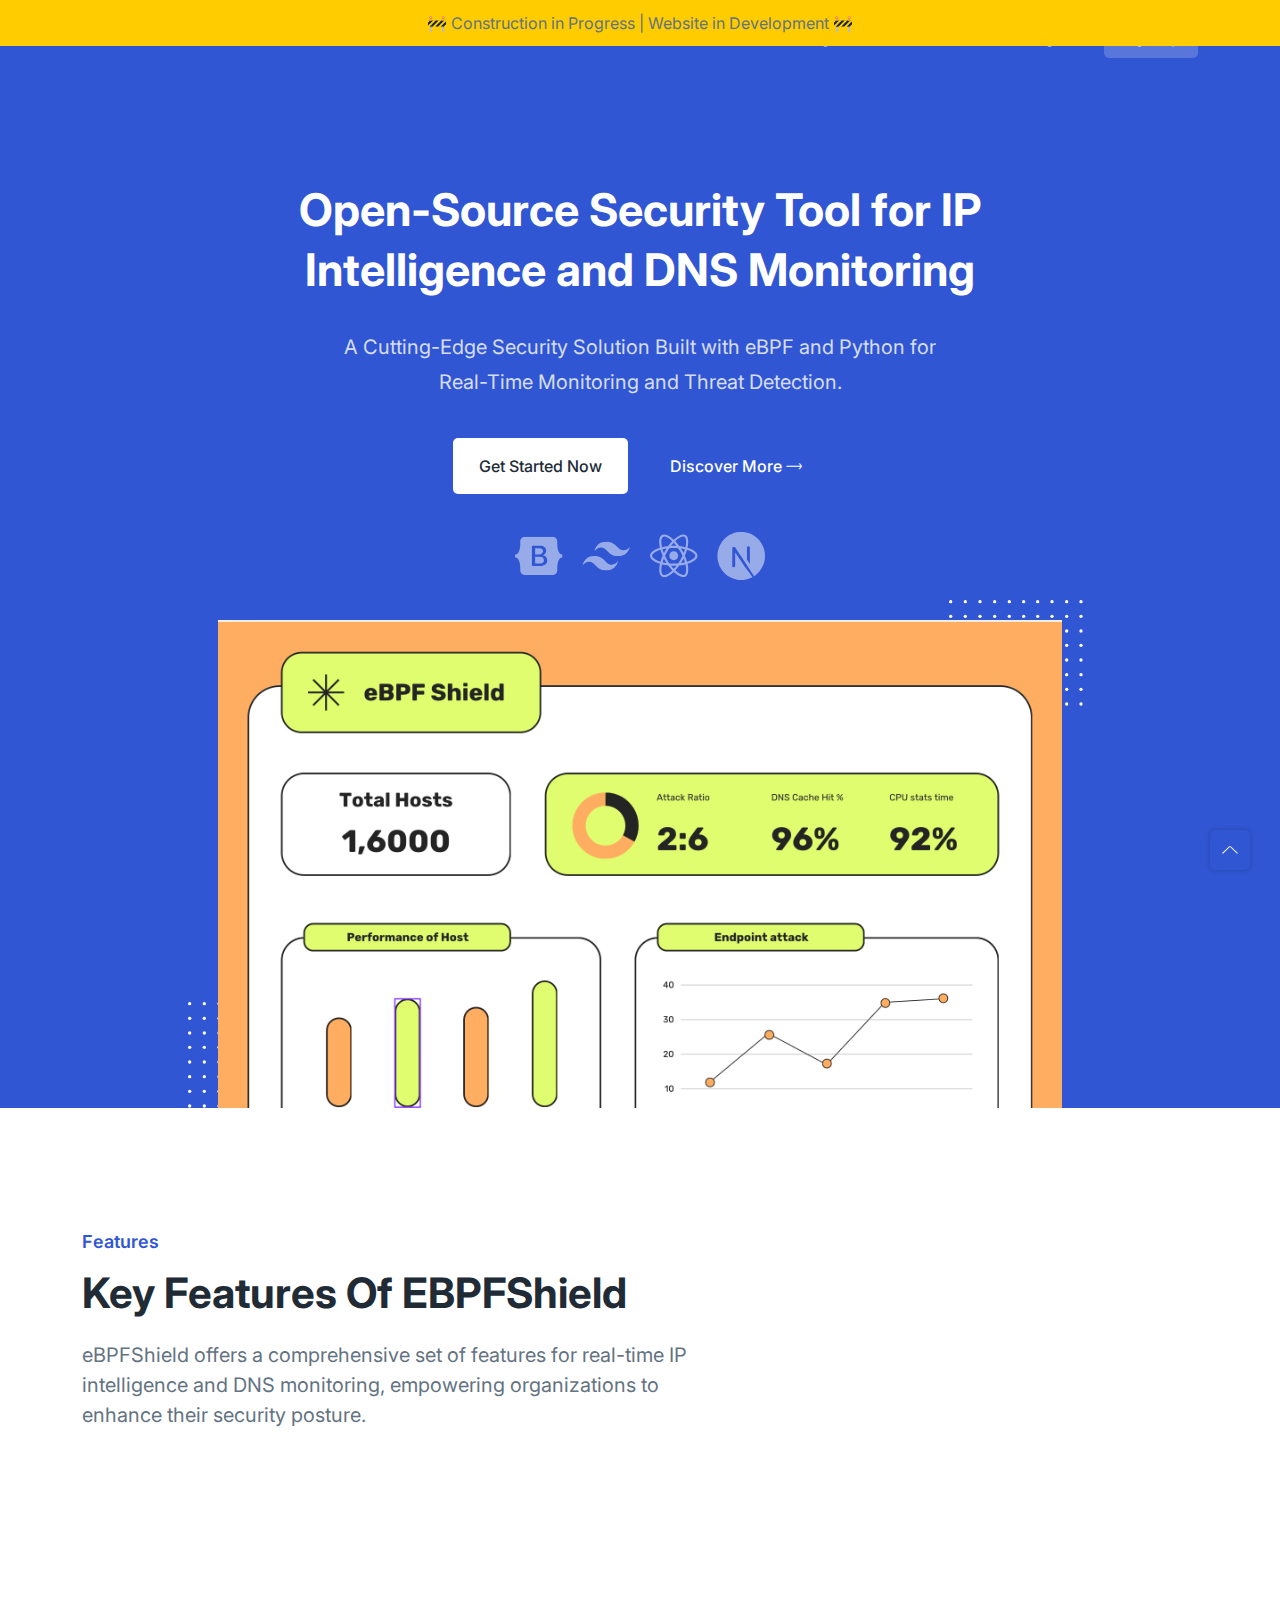
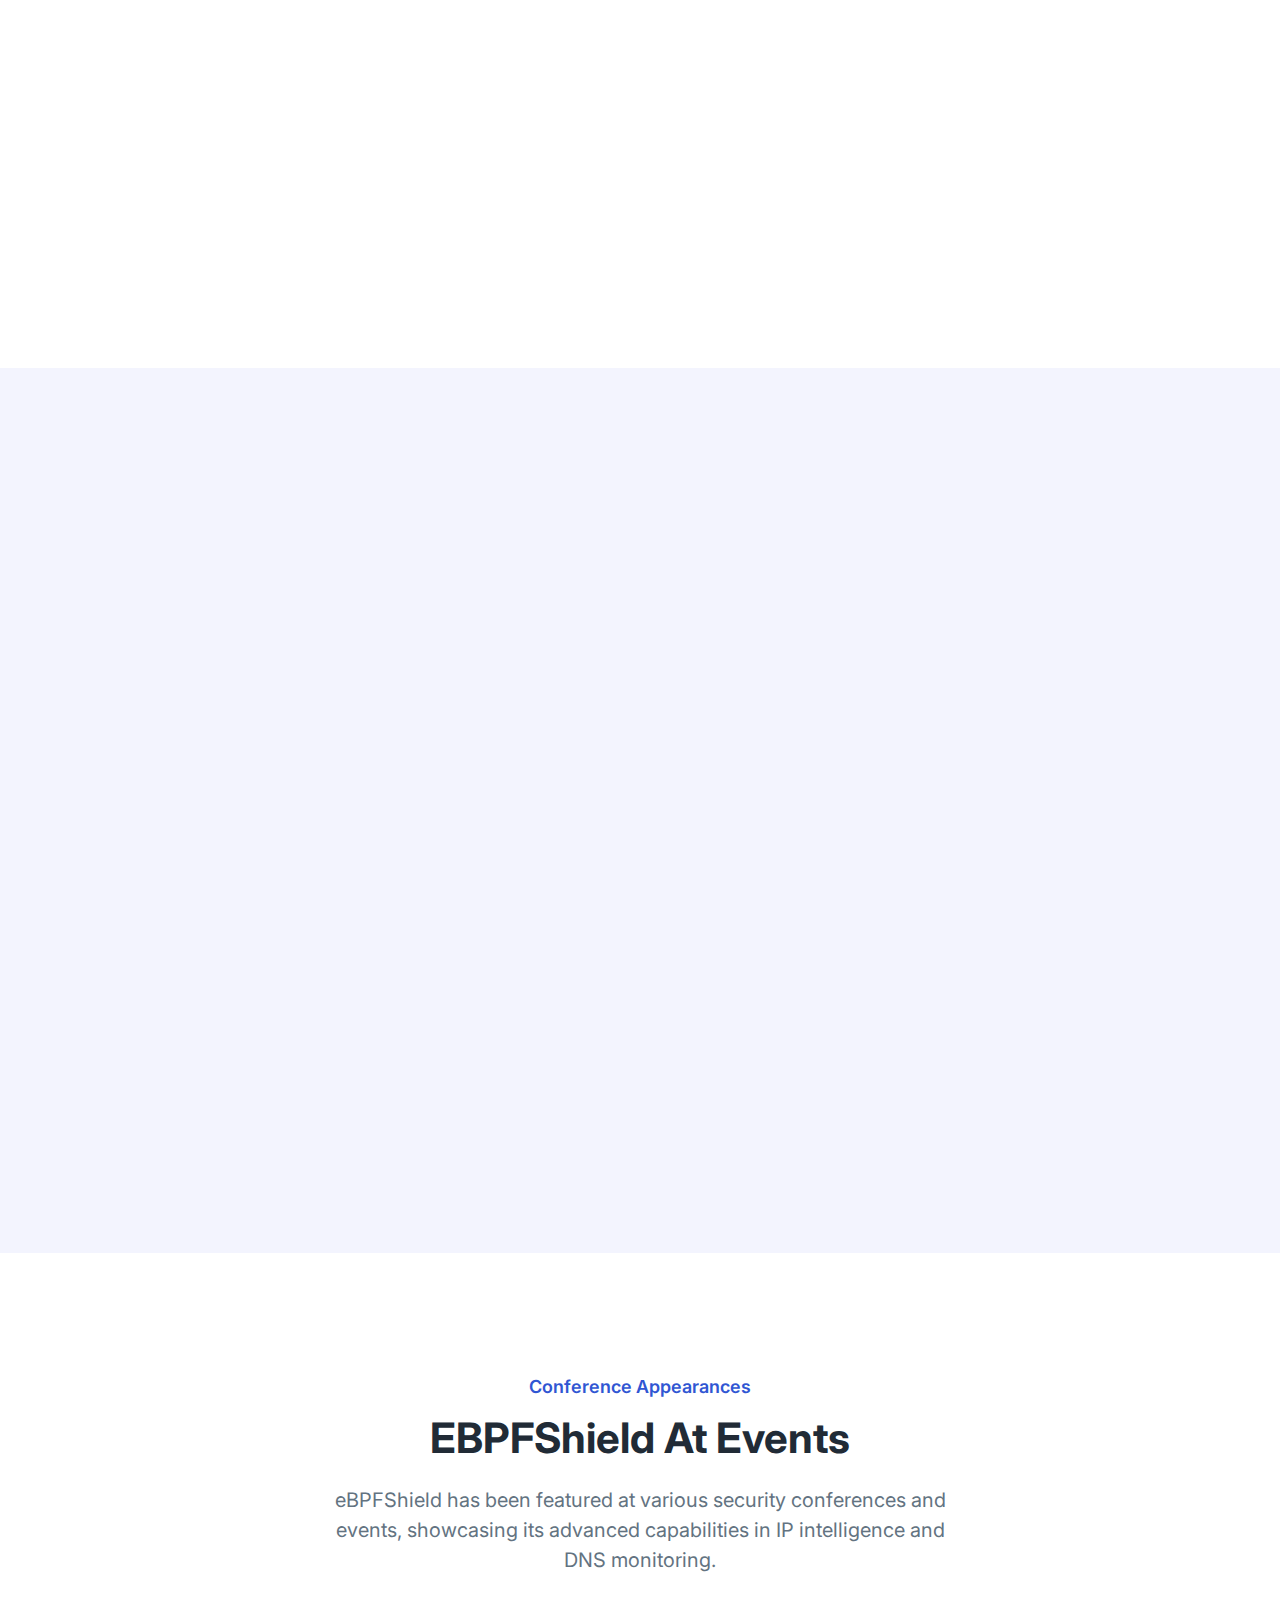
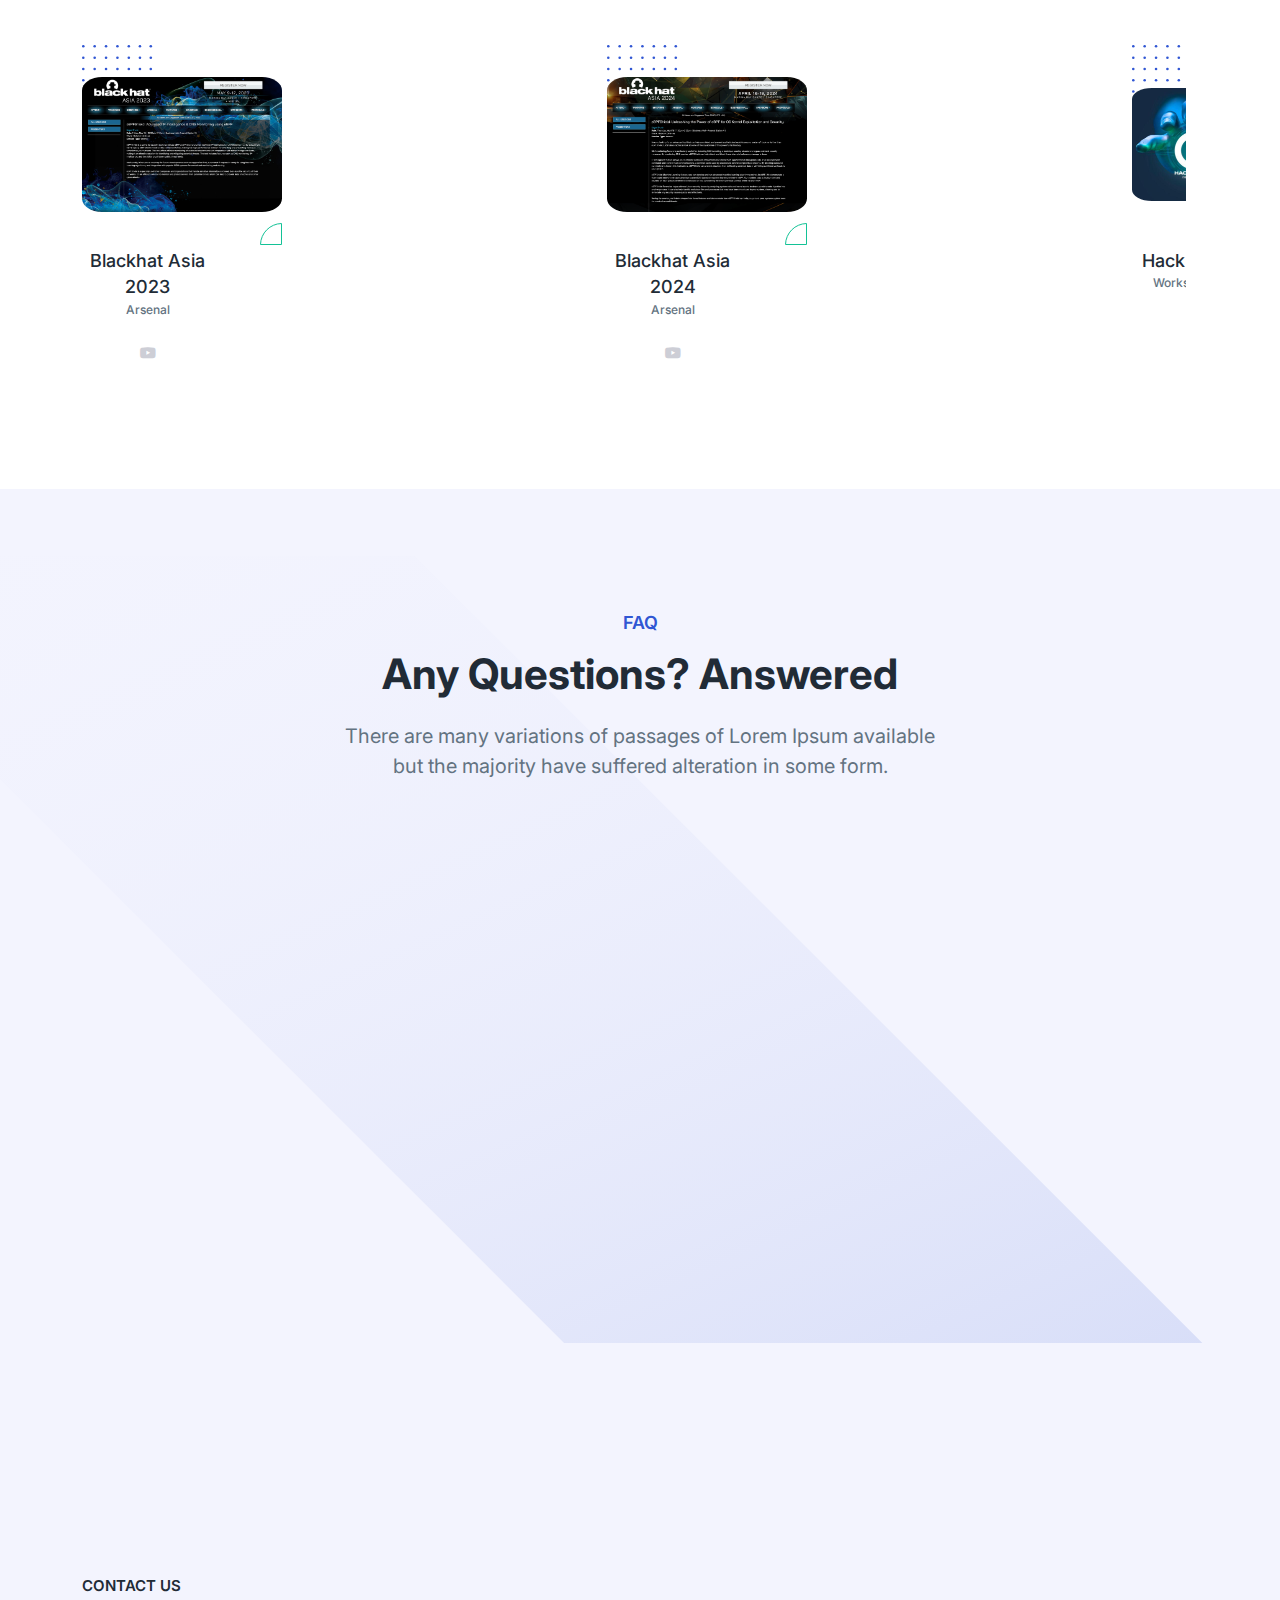
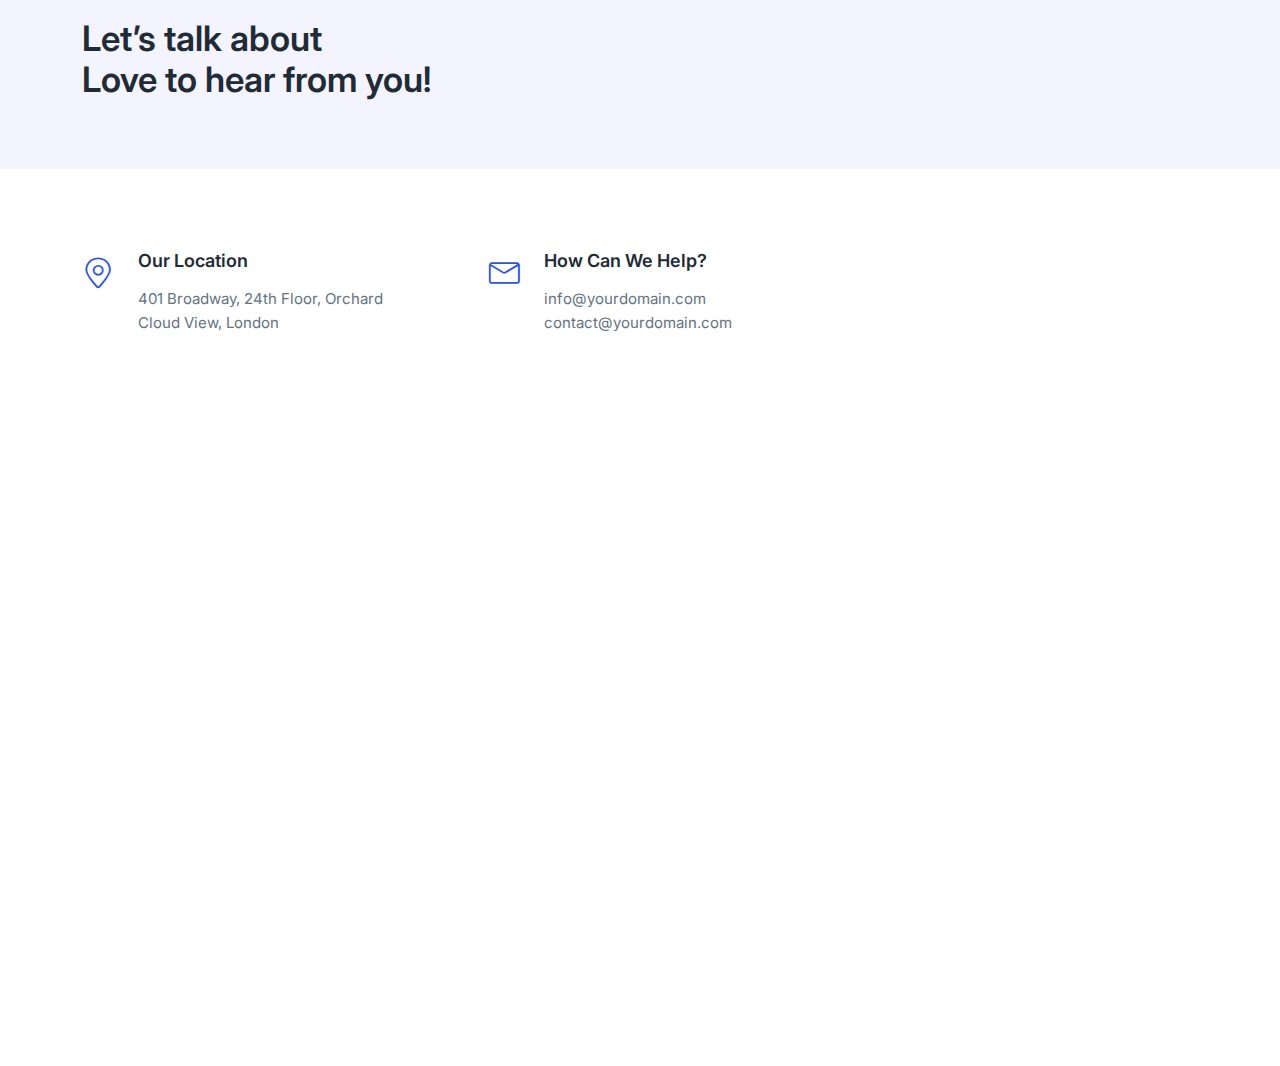
<file: index.html>
<!doctype html>
<html lang="en">
  <head>
    <meta charset="UTF-8" />
    <meta http-equiv="X-UA-Compatible" content="IE=edge" />
    <meta name="viewport" content="width=device-width, initial-scale=1.0" />
    <title>
      Startup | Free Startup and SaaS Landing Page Template by UIdeck
    </title>

    <!-- Primary Meta Tags -->
    <meta
      name="title"
      content="Play - Free Open Source HTML Bootstrap Template by UIdeck"
    />
    <meta
      name="description"
      content="Play - Free Open Source HTML Bootstrap Template by UIdeck Team"
    />

    <!-- Open Graph / Facebook -->
    <meta property="og:type" content="website" />
    <meta property="og:url" content="https://uideck.com/play/" />
    <meta
      property="og:title"
      content="Play - Free Open Source HTML Bootstrap Template by UIdeck"
    />
    <meta
      property="og:description"
      content="Play - Free Open Source HTML Bootstrap Template by UIdeck Team"
    />
    <meta
      property="og:image"
      content="https://uideck.com/wp-content/uploads/2021/09/play-meta-bs.jpg"
    />

    <!-- Twitter -->
    <meta property="twitter:card" content="summary_large_image" />
    <meta property="twitter:url" content="https://uideck.com/play/" />
    <meta
      property="twitter:title"
      content="Play - Free Open Source HTML Bootstrap Template by UIdeck"
    />
    <meta
      property="twitter:description"
      content="Play - Free Open Source HTML Bootstrap Template by UIdeck Team"
    />
    <meta
      property="twitter:image"
      content="https://uideck.com/wp-content/uploads/2021/09/play-meta-bs.jpg"
    />

    <!--====== Favicon Icon ======-->
    <link
      rel="shortcut icon"
      href="assets/images/favicon.svg"
      type="image/svg"
    />

    <!-- ===== All CSS files ===== -->
    <link rel="stylesheet" href="assets/css/bootstrap.min.css" />
    <link rel="stylesheet" href="assets/css/animate.css" />
    <link rel="stylesheet" href="assets/css/lineicons.css" />
    <link rel="stylesheet" href="assets/css/ud-styles.css" />

    <style>
      @keyframes glow {
          0% {
              box-shadow: 0 0 10px #ffcc00, 0 0 20px #ffcc00, 0 0 30px #ffcc00;
              opacity: 1;
          }
          50% {
              box-shadow: 0 0 20px #ffff66, 0 0 40px #ffff66, 0 0 60px #ffff66;
              opacity: 0.7;
          }
          100% {
              box-shadow: 0 0 10px #ffcc00, 0 0 20px #ffcc00, 0 0 30px #ffcc00;
              opacity: 1;
          }
      }

      .banner {
          position: fixed;
          top: 0;
          width: 100%;
          background-color: #ffcc00;
          color: #000;
          font-size: 20px;
          padding: 10px;
          white-space: nowrap;
          z-index: 9999;
          text-align: center;
          animation: glow 3s ease-in-out infinite;
      }
  </style>
  </head>

  <body>
    <div class="banner">
      <p>🚧 Construction in Progress | Website in Development 🚧</p>
    </div>
    <!-- ====== Header Start ====== -->
    <header class="ud-header">
      
      <div class="container">
        <div class="row">
          <div class="col-lg-12">
            <nav class="navbar navbar-expand-lg">
              <a class="navbar-brand" href="index.html">
                <span class="fw-bold text-white startup-logo">eBPF Shield</span>
              </a>
              <button class="navbar-toggler">
                <span class="toggler-icon"> </span>
                <span class="toggler-icon"> </span>
                <span class="toggler-icon"> </span>
              </button>

              <div class="navbar-collapse">
                <ul id="nav" class="navbar-nav mx-auto">
                  <li class="nav-item">
                    <a class="ud-menu-scroll" href="#home">Home</a>
                  </li>

                  <li class="nav-item">
                    <a class="ud-menu-scroll" href="#about">About</a>
                  </li>
                  <li class="nav-item">
                    <a class="ud-menu-scroll" href="#presentations">Events</a>
                  </li>
                  <li class="nav-item">
                    <a class="ud-menu-scroll" href="#contact">Contact</a>
                  </li>
                  <li class="nav-item nav-item-has-children">
                    <a href="javascript:void(0)"> Pages </a>
                    <ul class="ud-submenu">
                      <li class="ud-submenu-item">
                        <a href="about.html" class="ud-submenu-link">
                          About Page
                        </a>
                      </li>
                      <li class="ud-submenu-item">
                        <a href="pricing.html" class="ud-submenu-link">
                          Pricing Page
                        </a>
                      </li>
                      <li class="ud-submenu-item">
                        <a href="contact.html" class="ud-submenu-link">
                          Contact Page
                        </a>
                      </li>
                      <li class="ud-submenu-item">
                        <a href="blog.html" class="ud-submenu-link">
                          Blog Grid Page
                        </a>
                      </li>
                      <li class="ud-submenu-item">
                        <a href="blog-details.html" class="ud-submenu-link">
                          Blog Details Page
                        </a>
                      </li>
                      <li class="ud-submenu-item">
                        <a href="login.html" class="ud-submenu-link">
                          Sign In Page
                        </a>
                      </li>
                      <li class="ud-submenu-item">
                        <a href="404.html" class="ud-submenu-link">404 Page</a>
                      </li>
                    </ul>
                  </li>
                </ul>
              </div>

              <div class="navbar-btn d-none d-sm-inline-block">
                <a href="login.html" class="ud-main-btn ud-login-btn">
                  Sign In
                </a>
                <a class="ud-main-btn ud-white-btn" href="javascript:void(0)">
                  Sign Up
                </a>
              </div>
            </nav>
          </div>
        </div>
      </div>
    </header>
    <!-- ====== Header End ====== -->

    <!-- ====== Hero Start ====== -->
    <section class="ud-hero" id="home">
      <div class="container">
        <div class="row">
          <div class="col-lg-12">
            <div class="ud-hero-content wow fadeInUp" data-wow-delay=".2s">
              <h1 class="ud-hero-title">
                Open-Source Security Tool for IP Intelligence and DNS Monitoring
              </h1>
              <p class="ud-hero-desc">
                A Cutting-Edge Security Solution Built with eBPF and Python for
                Real-Time Monitoring and Threat Detection.
              </p>
              <ul class="ud-hero-buttons">
                <li>
                  <a
                    href="https://github.com/sagarbhure/eBPFShield"
                    rel="nofollow noopener"
                    target="_blank"
                    class="ud-main-btn ud-white-btn"
                  >
                    Get Started Now
                  </a>
                </li>
                <li>
                  <a
                    href="https://github.com/sagarbhure/eBPFShield"
                    rel="nofollow noopener"
                    target="_blank"
                    class="ud-main-btn ud-link-btn"
                  >
                    Discover More <i class="lni lni-arrow-right"></i>
                  </a>
                </li>
              </ul>
            </div>
            <div
              class="ud-hero-brands-wrapper wow fadeInUp"
              data-wow-delay=".3s"
            >
              <img src="assets/images/hero/brand.svg" alt="brand" />
            </div>
            <div class="ud-hero-image wow fadeInUp" data-wow-delay=".25s">
              <img src="assets/images/hero/brand-t.png" alt="hero-image" />
              <img
                src="assets/images/hero/dotted-shape.svg"
                alt="shape"
                class="shape shape-1"
              />
              <img
                src="assets/images/hero/dotted-shape.svg"
                alt="shape"
                class="shape shape-2"
              />
            </div>
          </div>
        </div>
      </div>
    </section>
    <!-- ====== Hero End ====== -->

    <!-- ====== Features Start ====== -->
    <section id="features" class="ud-features">
      <div class="container">
        <div class="row">
          <div class="col-lg-12">
            <div class="ud-section-title">
              <span>Features</span>
              <h2>Key Features of eBPFShield</h2>
              <p>
                eBPFShield offers a comprehensive set of features for real-time
                IP intelligence and DNS monitoring, empowering organizations to
                enhance their security posture.
              </p>
            </div>
          </div>
        </div>
        <div class="row">
          <div class="col-xl-3 col-lg-3 col-sm-6">
            <div class="ud-single-feature wow fadeInUp" data-wow-delay=".1s">
              <div class="ud-feature-icon">
                <i class="lni lni-gift"></i>
              </div>
              <div class="ud-feature-content">
                <h3 class="ud-feature-title">Real-Time Monitoring</h3>
                <p class="ud-feature-desc">
                  eBPFShield provides continuous monitoring of IP traffic and
                  DNS queries, enabling immediate detection of potential
                  threats.
                </p>
                <a
                  href="https://github.com/sagarbhure/eBPFShield"
                  class="ud-feature-link"
                >
                  Learn More
                </a>
              </div>
            </div>
          </div>
          <div class="col-xl-3 col-lg-3 col-sm-6">
            <div class="ud-single-feature wow fadeInUp" data-wow-delay=".15s">
              <div class="ud-feature-icon">
                <i class="lni lni-move"></i>
              </div>
              <div class="ud-feature-content">
                <h3 class="ud-feature-title">IP Intelligence</h3>
                <p class="ud-feature-desc">
                  The tool leverages IP intelligence databases to classify IP
                  addresses and detect malicious or suspicious activity.
                </p>
                <a
                  href="https://github.com/sagarbhure/eBPFShield"
                  class="ud-feature-link"
                >
                  Learn More
                </a>
              </div>
            </div>
          </div>
          <div class="col-xl-3 col-lg-3 col-sm-6">
            <div class="ud-single-feature wow fadeInUp" data-wow-delay=".2s">
              <div class="ud-feature-icon">
                <i class="lni lni-layout"></i>
              </div>
              <div class="ud-feature-content">
                <h3 class="ud-feature-title">DNS Monitoring</h3>
                <p class="ud-feature-desc">
                  eBPFShield monitors DNS traffic to identify potential
                  domain-based threats and detect suspicious DNS activity.
                </p>
                <a
                  href="https://github.com/sagarbhure/eBPFShield"
                  class="ud-feature-link"
                >
                  Learn More
                </a>
              </div>
            </div>
          </div>
          <div class="col-xl-3 col-lg-3 col-sm-6">
            <div class="ud-single-feature wow fadeInUp" data-wow-delay=".25s">
              <div class="ud-feature-icon">
                <i class="lni lni-layers"></i>
              </div>
              <div class="ud-feature-content">
                <h3 class="ud-feature-title">Extensible and Customizable</h3>
                <p class="ud-feature-desc">
                  The tool is designed to be easily extensible and customizable
                  to meet specific security requirements.
                </p>
                <a
                  href="https://github.com/sagarbhure/eBPFShield"
                  class="ud-feature-link"
                >
                  Learn More
                </a>
              </div>
            </div>
          </div>
        </div>
      </div>
    </section>
    <!-- ====== Features End ====== -->

    <!-- ====== About Start ====== -->
    <section id="about" class="ud-about">
      <div class="container">
        <div class="ud-about-wrapper wow fadeInUp" data-wow-delay=".2s">
          <div class="ud-about-content-wrapper">
            <div class="ud-about-content">
              <span class="tag">About Us</span>
              <h2>Brilliant Toolkit to Build Nextgen Website Faster.</h2>
              <p>
                The main ‘thrust’ is to focus on educating attendees on how to
                best protect highly vulnerable business applications with
                interactive panel discussions and roundtables led by subject
                matter experts.
              </p>

              <p>
                The main ‘thrust’ is to focus on educating attendees on how to
                best protect highly vulnerable business applications with
                interactive panel.
              </p>
              <a href="javascript:void(0)" class="ud-main-btn">Learn More</a>
            </div>
          </div>
          <div class="ud-about-image">
            <img src="assets/images/about/about-image.svg" alt="about-image" />
          </div>
        </div>
      </div>
    </section>
    <!-- ====== About End ====== -->

    <!-- ====== Pricing Start ====== -->
    <!-- <section id="pricing" class="ud-pricing">
      <div class="container">
        <div class="row">
          <div class="col-lg-12">
            <div class="ud-section-title mx-auto text-center">
              <span>Pricing</span>
              <h2>Our Pricing Plans</h2>
              <p>
                There are many variations of passages of Lorem Ipsum available
                but the majority have suffered alteration in some form.
              </p>
            </div>
          </div>
        </div>

        <div class="row g-0 align-items-center justify-content-center">
          <div class="col-lg-4 col-md-6 col-sm-10">
            <div
              class="ud-single-pricing first-item wow fadeInUp"
              data-wow-delay=".15s"
            >
              <div class="ud-pricing-header">
                <h3>STARTING FROM</h3>
                <h4>$ 19.99/mo</h4>
              </div>
              <div class="ud-pricing-body">
                <ul>
                  <li>5 User</li>
                  <li>All UI components</li>
                  <li>Lifetime access</li>
                  <li>Free updates</li>
                  <li>Use on 1 (one) project</li>
                  <li>4 Months support</li>
                </ul>
              </div>
              <div class="ud-pricing-footer">
                <a href="javascript:void(0)" class="ud-main-btn ud-border-btn">
                  Purchase Now
                </a>
              </div>
            </div>
          </div>
          <div class="col-lg-4 col-md-6 col-sm-10">
            <div
              class="ud-single-pricing active wow fadeInUp"
              data-wow-delay=".1s"
            >
              <span class="ud-popular-tag">POPULAR</span>
              <div class="ud-pricing-header">
                <h3>STARTING FROM</h3>
                <h4>$ 30.99/mo</h4>
              </div>
              <div class="ud-pricing-body">
                <ul>
                  <li>5 User</li>
                  <li>All UI components</li>
                  <li>Lifetime access</li>
                  <li>Free updates</li>
                  <li>Use on 1 (one) project</li>
                  <li>4 Months support</li>
                </ul>
              </div>
              <div class="ud-pricing-footer">
                <a href="javascript:void(0)" class="ud-main-btn ud-white-btn">
                  Purchase Now
                </a>
              </div>
            </div>
          </div>
          <div class="col-lg-4 col-md-6 col-sm-10">
            <div
              class="ud-single-pricing last-item wow fadeInUp"
              data-wow-delay=".15s"
            >
              <div class="ud-pricing-header">
                <h3>STARTING FROM</h3>
                <h4>$ 70.99/mo</h4>
              </div>
              <div class="ud-pricing-body">
                <ul>
                  <li>5 User</li>
                  <li>All UI components</li>
                  <li>Lifetime access</li>
                  <li>Free updates</li>
                  <li>Use on 1 (one) project</li>
                  <li>4 Months support</li>
                </ul>
              </div>
              <div class="ud-pricing-footer">
                <a href="javascript:void(0)" class="ud-main-btn ud-border-btn">
                  Purchase Now
                </a>
              </div>
            </div>
          </div>
        </div>
      </div>
    </section> -->
    <!-- ====== Pricing End ====== -->

    <!-- ====== Testimonials Start ====== -->
    <!-- <section id="testimonials" class="ud-testimonials">
      <div class="container">
        <div class="row">
          <div class="col-lg-12">
            <div class="ud-section-title mx-auto text-center">
              <span>Testimonials</span>
              <h2>What our Customers Says</h2>
              <p>
                There are many variations of passages of Lorem Ipsum available
                but the majority have suffered alteration in some form.
              </p>
            </div>
          </div>
        </div>

        <div class="row">
          <div class="col-lg-4 col-md-6">
            <div
              class="ud-single-testimonial wow fadeInUp"
              data-wow-delay=".1s"
            >
              <div class="ud-testimonial-ratings">
                <i class="lni lni-star-filled"></i>
                <i class="lni lni-star-filled"></i>
                <i class="lni lni-star-filled"></i>
                <i class="lni lni-star-filled"></i>
                <i class="lni lni-star-filled"></i>
              </div>
              <div class="ud-testimonial-content">
                <p>
                  “Our members are so impressed. It's intuitive. It's clean.
                  It's distraction free. If you're building a community.
                </p>
              </div>
              <div class="ud-testimonial-info">
                <div class="ud-testimonial-image">
                  <img
                    src="assets/images/testimonials/author-01.png"
                    alt="author"
                  />
                </div>
                <div class="ud-testimonial-meta">
                  <h4>Sabo Masties</h4>
                  <p>Founder @UIdeck</p>
                </div>
              </div>
            </div>
          </div>
          <div class="col-lg-4 col-md-6">
            <div
              class="ud-single-testimonial wow fadeInUp"
              data-wow-delay=".15s"
            >
              <div class="ud-testimonial-ratings">
                <i class="lni lni-star-filled"></i>
                <i class="lni lni-star-filled"></i>
                <i class="lni lni-star-filled"></i>
                <i class="lni lni-star-filled"></i>
                <i class="lni lni-star-filled"></i>
              </div>
              <div class="ud-testimonial-content">
                <p>
                  “Our members are so impressed. It's intuitive. It's clean.
                  It's distraction free. If you're building a community.
                </p>
              </div>
              <div class="ud-testimonial-info">
                <div class="ud-testimonial-image">
                  <img
                    src="assets/images/testimonials/author-02.png"
                    alt="author"
                  />
                </div>
                <div class="ud-testimonial-meta">
                  <h4>Margin Gesmu</h4>
                  <p>Founder @Lineicons</p>
                </div>
              </div>
            </div>
          </div>
          <div class="col-lg-4 col-md-6">
            <div
              class="ud-single-testimonial wow fadeInUp"
              data-wow-delay=".2s"
            >
              <div class="ud-testimonial-ratings">
                <i class="lni lni-star-filled"></i>
                <i class="lni lni-star-filled"></i>
                <i class="lni lni-star-filled"></i>
                <i class="lni lni-star-filled"></i>
                <i class="lni lni-star-filled"></i>
              </div>
              <div class="ud-testimonial-content">
                <p>
                  “Our members are so impressed. It's intuitive. It's clean.
                  It's distraction free. If you're building a community.
                </p>
              </div>
              <div class="ud-testimonial-info">
                <div class="ud-testimonial-image">
                  <img
                    src="assets/images/testimonials/author-03.png"
                    alt="author"
                  />
                </div>
                <div class="ud-testimonial-meta">
                  <h4>William Smith</h4>
                  <p>Founder @GrayGrids</p>
                </div>
              </div>
            </div>
          </div>
        </div>
        <div class="row">
          <div class="col-lg-12">
            <div class="ud-brands wow fadeInUp" data-wow-delay=".2s">
              <div class="ud-title">
                <h6>Trusted and Used by</h6>
              </div>
              <div class="ud-brands-logo">
                <div class="ud-single-logo">
                  <img src="assets/images/brands/ayroui.svg" alt="ayroui" />
                </div>
                <div class="ud-single-logo">
                  <img src="assets/images/brands/uideck.svg" alt="uideck" />
                </div>
                <div class="ud-single-logo">
                  <img
                    src="assets/images/brands/graygrids.svg"
                    alt="graygrids"
                  />
                </div>
                <div class="ud-single-logo">
                  <img
                    src="assets/images/brands/lineicons.svg"
                    alt="lineicons"
                  />
                </div>
                <div class="ud-single-logo">
                  <img
                    src="assets/images/brands/ecommerce-html.svg"
                    alt="ecommerce-html"
                  />
                </div>
              </div>
            </div>
          </div>
        </div>
      </div>
    </section> -->
    <!-- ====== Testimonials End ====== -->

    <!-- ====== Team Start ====== -->
    <section id="presentations" class="ud-team">
      <div class="container">
        <div class="row">
          <div class="col-lg-12">
            <div class="ud-section-title mx-auto text-center">
              <span>Conference Appearances</span>
              <h2>eBPFShield at Events</h2>
              <p>
                eBPFShield has been featured at various security conferences and
                events, showcasing its advanced capabilities in IP intelligence
                and DNS monitoring.
              </p>
            </div>
          </div>
        </div>

        <div class="row sliding-container">
          <div class="sliding-wrapper">
            <div class="slides-content">
              <!-- Slider Items -->
              <div class="col-xl-3 col-lg-3 col-sm-6">
                <div class="ud-single-team">
                  <div class="ud-team-image-wrapper">
                    <div class="ud-team-image">
                      <img
                        src="assets/images/team/bhasia23.png"
                        alt="OWASP eBPF Summit"
                      />
                    </div>
                    <img
                      src="assets/images/team/dotted-shape.svg"
                      alt="shape"
                      class="shape shape-1"
                    />
                    <img
                      src="assets/images/team/shape-2.svg"
                      alt="shape"
                      class="shape shape-2"
                    />
                  </div>
                  <div class="ud-team-info">
                    <h5>Blackhat Asia</h5>
                    <h5>2023</h5>
                    <h6>Arsenal</h6>
                  </div>
                  <ul class="ud-team-socials">
                    <li>
                      <a href="https://www.youtube.com/watch?v=IcnYh_yLTGE">
                        <i class="lni lni-youtube"></i>
                      </a>
                    </li>
                  </ul>
                </div>
              </div>
              <div class="col-xl-3 col-lg-3 col-sm-6">
                <div class="ud-single-team">
                  <div class="ud-team-image-wrapper">
                    <div class="ud-team-image">
                      <img
                        src="assets/images/team/bhasia24.png"
                        alt="OWASP eBPF Summit"
                      />
                    </div>
                    <img
                      src="assets/images/team/dotted-shape.svg"
                      alt="shape"
                      class="shape shape-1"
                    />
                    <img
                      src="assets/images/team/shape-2.svg"
                      alt="shape"
                      class="shape shape-2"
                    />
                  </div>
                  <div class="ud-team-info">
                    <h5>Blackhat Asia</h5>
                    <h5>2024</h5>
                    <h6>Arsenal</h6>
                  </div>
                  <ul class="ud-team-socials">
                    <li>
                      <a href="https://www.youtube.com/watch?v=IcnYh_yLTGE">
                        <i class="lni lni-youtube"></i>
                      </a>
                    </li>
                  </ul>
                </div>
              </div>
              <div class="col-xl-3 col-lg-3 col-sm-6">
                <div class="ud-single-team">
                  <div class="ud-team-image-wrapper">
                    <div class="ud-team-image">
                      <img
                        src="assets/images/team/hip23.png"
                        alt="OWASP eBPF Summit"
                      />
                    </div>
                    <img
                      src="assets/images/team/dotted-shape.svg"
                      alt="shape"
                      class="shape shape-1"
                    />
                    <img
                      src="assets/images/team/shape-2.svg"
                      alt="shape"
                      class="shape shape-2"
                    />
                  </div>
                  <div class="ud-team-info">
                    <h5>Hack in Paris</h5>
                    <h6>Workshop 2023</h6>
                  </div>
                  <ul class="ud-team-socials">
                    <li>
                      <a href="https://www.youtube.com/watch?v=IcnYh_yLTGE">
                        <i class="lni lni-youtube"></i>
                      </a>
                    </li>
                  </ul>
                </div>
              </div>
              <div class="col-xl-3 col-lg-3 col-sm-6">
                <div class="ud-single-team">
                  <div class="ud-team-image-wrapper">
                    <div class="ud-team-image">
                      <img
                        src="assets/images/team/hitb23.png"
                        alt="OWASP eBPF Summit"
                      />
                    </div>
                    <img
                      src="assets/images/team/dotted-shape.svg"
                      alt="shape"
                      class="shape shape-1"
                    />
                    <img
                      src="assets/images/team/shape-2.svg"
                      alt="shape"
                      class="shape shape-2"
                    />
                  </div>
                  <div class="ud-team-info">
                    <h5>HITB Phuket</h5>
                    <h6>Armory 2023</h6>
                  </div>
                  <ul class="ud-team-socials">
                    <li>
                      <a href="https://www.youtube.com/watch?v=IcnYh_yLTGE">
                        <i class="lni lni-youtube"></i>
                      </a>
                    </li>
                  </ul>
                </div>
              </div>
              <div class="col-xl-3 col-lg-3 col-sm-6">
                <div class="ud-single-team">
                  <div class="ud-team-image-wrapper">
                    <div class="ud-team-image">
                      <img
                        src="assets/images/team/hitb24.png"
                        alt="OWASP eBPF Summit"
                      />
                    </div>
                    <img
                      src="assets/images/team/dotted-shape.svg"
                      alt="shape"
                      class="shape shape-1"
                    />
                    <img
                      src="assets/images/team/shape-2.svg"
                      alt="shape"
                      class="shape shape-2"
                    />
                  </div>
                  <div class="ud-team-info">
                    <h5>HITB Bangkok</h5>
                    <h6>Armory 2024</h6>
                  </div>
                  <ul class="ud-team-socials">
                    <li>
                      <a href="https://www.youtube.com/watch?v=IcnYh_yLTGE">
                        <i class="lni lni-youtube"></i>
                      </a>
                    </li>
                  </ul>
                </div>
              </div>
            </div>
          </div>
        </div>
      </div>
    </section>
    <!-- ====== Team End ====== -->

    <!-- ====== FAQ Start ====== -->
    <section id="faq" class="ud-faq">
      <div class="shape">
        <img src="assets/images/faq/shape.svg" alt="shape" />
      </div>
      <div class="container">
        <div class="row">
          <div class="col-lg-12">
            <div class="ud-section-title text-center mx-auto">
              <span>FAQ</span>
              <h2>Any Questions? Answered</h2>
              <p>
                There are many variations of passages of Lorem Ipsum available
                but the majority have suffered alteration in some form.
              </p>
            </div>
          </div>
        </div>

        <div class="row">
          <div class="col-lg-6">
            <div class="ud-single-faq wow fadeInUp" data-wow-delay=".1s">
              <div class="accordion">
                <button
                  class="ud-faq-btn collapsed"
                  data-bs-toggle="collapse"
                  data-bs-target="#collapseOne"
                >
                  <span class="icon flex-shrink-0">
                    <i class="lni lni-chevron-down"></i>
                  </span>
                  <span>How to use UIdeck?</span>
                </button>
                <div id="collapseOne" class="accordion-collapse collapse">
                  <div class="ud-faq-body">
                    Lorem Ipsum is simply dummy text of the printing and
                    typesetting industry. Lorem Ipsum has been the industry's
                    standard dummy text ever since the 1500s, when an unknown
                    printer took a galley of type and scrambled it to make a
                    type specimen book.
                  </div>
                </div>
              </div>
            </div>
            <div class="ud-single-faq wow fadeInUp" data-wow-delay=".15s">
              <div class="accordion">
                <button
                  class="ud-faq-btn collapsed"
                  data-bs-toggle="collapse"
                  data-bs-target="#collapseTwo"
                >
                  <span class="icon flex-shrink-0">
                    <i class="lni lni-chevron-down"></i>
                  </span>
                  <span>How to download icons from Lineicons?</span>
                </button>
                <div id="collapseTwo" class="accordion-collapse collapse">
                  <div class="ud-faq-body">
                    Lorem Ipsum is simply dummy text of the printing and
                    typesetting industry. Lorem Ipsum has been the industry's
                    standard dummy text ever since the 1500s, when an unknown
                    printer took a galley of type and scrambled it to make a
                    type specimen book.
                  </div>
                </div>
              </div>
            </div>
            <div class="ud-single-faq wow fadeInUp" data-wow-delay=".2s">
              <div class="accordion">
                <button
                  class="ud-faq-btn collapsed"
                  data-bs-toggle="collapse"
                  data-bs-target="#collapseThree"
                >
                  <span class="icon flex-shrink-0">
                    <i class="lni lni-chevron-down"></i>
                  </span>
                  <span>Is GrayGrids part of UIdeck?</span>
                </button>
                <div id="collapseThree" class="accordion-collapse collapse">
                  <div class="ud-faq-body">
                    Lorem Ipsum is simply dummy text of the printing and
                    typesetting industry. Lorem Ipsum has been the industry's
                    standard dummy text ever since the 1500s, when an unknown
                    printer took a galley of type and scrambled it to make a
                    type specimen book.
                  </div>
                </div>
              </div>
            </div>
          </div>
          <div class="col-lg-6">
            <div class="ud-single-faq wow fadeInUp" data-wow-delay=".1s">
              <div class="accordion">
                <button
                  class="ud-faq-btn collapsed"
                  data-bs-toggle="collapse"
                  data-bs-target="#collapseFour"
                >
                  <span class="icon flex-shrink-0">
                    <i class="lni lni-chevron-down"></i>
                  </span>
                  <span>Can I use this template for commercial project?</span>
                </button>
                <div id="collapseFour" class="accordion-collapse collapse">
                  <div class="ud-faq-body">
                    Lorem Ipsum is simply dummy text of the printing and
                    typesetting industry. Lorem Ipsum has been the industry's
                    standard dummy text ever since the 1500s, when an unknown
                    printer took a galley of type and scrambled it to make a
                    type specimen book.
                  </div>
                </div>
              </div>
            </div>
            <div class="ud-single-faq wow fadeInUp" data-wow-delay=".15s">
              <div class="accordion">
                <button
                  class="ud-faq-btn collapsed"
                  data-bs-toggle="collapse"
                  data-bs-target="#collapseFive"
                >
                  <span class="icon flex-shrink-0">
                    <i class="lni lni-chevron-down"></i>
                  </span>
                  <span>Do you have plan releasing Play Pro?</span>
                </button>
                <div id="collapseFive" class="accordion-collapse collapse">
                  <div class="ud-faq-body">
                    Lorem Ipsum is simply dummy text of the printing and
                    typesetting industry. Lorem Ipsum has been the industry's
                    standard dummy text ever since the 1500s, when an unknown
                    printer took a galley of type and scrambled it to make a
                    type specimen book.
                  </div>
                </div>
              </div>
            </div>
            <div class="ud-single-faq wow fadeInUp" data-wow-delay=".2s">
              <div class="accordion">
                <button
                  class="ud-faq-btn collapsed"
                  data-bs-toggle="collapse"
                  data-bs-target="#collapseSix"
                >
                  <span class="icon flex-shrink-0">
                    <i class="lni lni-chevron-down"></i>
                  </span>
                  <span>Where and how to host this template?</span>
                </button>
                <div id="collapseSix" class="accordion-collapse collapse">
                  <div class="ud-faq-body">
                    Lorem Ipsum is simply dummy text of the printing and
                    typesetting industry. Lorem Ipsum has been the industry's
                    standard dummy text ever since the 1500s, when an unknown
                    printer took a galley of type and scrambled it to make a
                    type specimen book.
                  </div>
                </div>
              </div>
            </div>
          </div>
        </div>
      </div>
    </section>
    <!-- ====== FAQ End ====== -->

    <!-- ====== Contact Start ====== -->
    <section id="contact" class="ud-contact">
      <div class="container">
        <div class="row align-items-center">
          <div class="col-xl-8 col-lg-7">
            <div class="ud-contact-content-wrapper">
              <div class="ud-contact-title">
                <span>CONTACT US</span>
                <h2>
                  Let’s talk about <br />
                  Love to hear from you!
                </h2>
              </div>
              <div class="ud-contact-info-wrapper">
                <div class="ud-single-info">
                  <div class="ud-info-icon">
                    <i class="lni lni-map-marker"></i>
                  </div>
                  <div class="ud-info-meta">
                    <h5>Our Location</h5>
                    <p>401 Broadway, 24th Floor, Orchard Cloud View, London</p>
                  </div>
                </div>
                <div class="ud-single-info">
                  <div class="ud-info-icon">
                    <i class="lni lni-envelope"></i>
                  </div>
                  <div class="ud-info-meta">
                    <h5>How Can We Help?</h5>
                    <p>info@yourdomain.com</p>
                    <p>contact@yourdomain.com</p>
                  </div>
                </div>
              </div>
            </div>
          </div>
          <div class="col-xl-4 col-lg-5">
            <div
              class="ud-contact-form-wrapper wow fadeInUp"
              data-wow-delay=".2s"
            >
              <h3 class="ud-contact-form-title">Send us a Message</h3>
              <form class="ud-contact-form">
                <div class="ud-form-group">
                  <label for="fullName">Full Name*</label>
                  <input
                    type="text"
                    name="fullName"
                    placeholder="Adam Gelius"
                  />
                </div>
                <div class="ud-form-group">
                  <label for="email">Email*</label>
                  <input
                    type="email"
                    name="email"
                    placeholder="example@yourmail.com"
                  />
                </div>
                <div class="ud-form-group">
                  <label for="phone">Phone*</label>
                  <input
                    type="text"
                    name="phone"
                    placeholder="+885 1254 5211 552"
                  />
                </div>
                <div class="ud-form-group">
                  <label for="message">Message*</label>
                  <textarea
                    name="message"
                    rows="1"
                    placeholder="type your message here"
                  ></textarea>
                </div>
                <div class="ud-form-group mb-0">
                  <button type="submit" class="ud-main-btn">
                    Send Message
                  </button>
                </div>
              </form>
            </div>
          </div>
        </div>
      </div>
    </section>
    <!-- ====== Contact End ====== -->

    <!-- ====== Footer Start ====== -->
    <footer class="ud-footer wow fadeInUp" data-wow-delay=".15s">
      <div class="shape shape-1">
        <img src="assets/images/footer/shape-1.svg" alt="shape" />
      </div>
      <div class="shape shape-2">
        <img src="assets/images/footer/shape-2.svg" alt="shape" />
      </div>
      <div class="shape shape-3">
        <img src="assets/images/footer/shape-3.svg" alt="shape" />
      </div>
      <div class="ud-footer-widgets">
        <div class="container">
          <div class="row">
            <div class="col-xl-3 col-lg-4 col-md-6">
              <div class="ud-widget">
                <a href="index.html" class="ud-footer-logo">
                  <span class="fw-bold text-white startup-logo"
                    >eBPFShield</span
                  >
                </a>
                <p class="ud-widget-desc">
                  We create digital experiences for brands and companies by
                  using technology.
                </p>
                <ul class="ud-widget-socials">
                  <li>
                    <a href="https://twitter.com/MusharofChy">
                      <i class="lni lni-facebook-filled"></i>
                    </a>
                  </li>
                  <li>
                    <a href="https://twitter.com/MusharofChy">
                      <i class="lni lni-twitter-filled"></i>
                    </a>
                  </li>
                  <li>
                    <a href="https://twitter.com/MusharofChy">
                      <i class="lni lni-instagram-filled"></i>
                    </a>
                  </li>
                  <li>
                    <a href="https://twitter.com/MusharofChy">
                      <i class="lni lni-linkedin-original"></i>
                    </a>
                  </li>
                </ul>
              </div>
            </div>

            <div class="col-xl-2 col-lg-2 col-md-6 col-sm-6">
              <div class="ud-widget">
                <h5 class="ud-widget-title">About Us</h5>
                <ul class="ud-widget-links">
                  <li>
                    <a href="javascript:void(0)">Home</a>
                  </li>
                  <li>
                    <a href="javascript:void(0)">Features</a>
                  </li>
                  <li>
                    <a href="javascript:void(0)">About</a>
                  </li>
                  <li>
                    <a href="javascript:void(0)">Testimonial</a>
                  </li>
                </ul>
              </div>
            </div>
            <div class="col-xl-2 col-lg-3 col-md-6 col-sm-6">
              <div class="ud-widget">
                <h5 class="ud-widget-title">Features</h5>
                <ul class="ud-widget-links">
                  <li>
                    <a href="javascript:void(0)">How it works</a>
                  </li>
                  <li>
                    <a href="javascript:void(0)">Privacy policy</a>
                  </li>
                  <li>
                    <a href="javascript:void(0)">Terms of service</a>
                  </li>
                  <li>
                    <a href="javascript:void(0)">Refund policy</a>
                  </li>
                </ul>
              </div>
            </div>
            <div class="col-xl-2 col-lg-3 col-md-6 col-sm-6">
              <div class="ud-widget">
                <h5 class="ud-widget-title">Our Products</h5>
                <ul class="ud-widget-links">
                  <li>
                    <a
                      href="https://lineicons.com/"
                      rel="nofollow noopner"
                      target="_blank"
                      >Lineicons
                    </a>
                  </li>
                  <li>
                    <a
                      href="https://ecommercehtml.com/"
                      rel="nofollow noopner"
                      target="_blank"
                      >Ecommerce HTML</a
                    >
                  </li>
                  <li>
                    <a
                      href="https://ayroui.com/"
                      rel="nofollow noopner"
                      target="_blank"
                      >Ayro UI</a
                    >
                  </li>
                  <li>
                    <a
                      href="https://graygrids.com/"
                      rel="nofollow noopner"
                      target="_blank"
                      >Plain Admin</a
                    >
                  </li>
                </ul>
              </div>
            </div>
            <div class="col-xl-3 col-lg-6 col-md-8 col-sm-10">
              <div class="ud-widget">
                <h5 class="ud-widget-title">Partners</h5>
                <!-- <ul class="ud-widget-brands">
                <li>
                  <a href="https://ayroui.com/" rel="nofollow noopner" target="_blank">
                    <img src="assets/images/footer/brands/ayroui.svg" alt="ayroui" />
                  </a>
                </li>
                <li>
                  <a href="https://ecommercehtml.com/" rel="nofollow noopner" target="_blank">
                    <img src="assets/images/footer/brands/ecommerce-html.svg" alt="ecommerce-html" />
                  </a>
                </li>
                <li>
                  <a href="https://graygrids.com/" rel="nofollow noopner" target="_blank">
                    <img src="assets/images/footer/brands/graygrids.svg" alt="graygrids" />
                  </a>
                </li>
                <li>
                  <a href="https://lineicons.com/" rel="nofollow noopner" target="_blank">
                    <img src="assets/images/footer/brands/lineicons.svg" alt="lineicons" />
                  </a>
                </li>
                <li>
                  <a href="https://uideck.com/" rel="nofollow noopner" target="_blank">
                    <img src="assets/images/footer/brands/uideck.svg" alt="uideck" />
                  </a>
                </li>
                <li>
                  <a href="https://tailwindtemplates.co/" rel="nofollow noopner" target="_blank">
                    <img src="assets/images/footer/brands/tailwindtemplates.svg" alt="tailwindtemplates" />
                  </a>
                </li>
              </ul> -->
              </div>
            </div>
          </div>
        </div>
      </div>
      <div class="ud-footer-bottom">
        <div class="container">
          <div class="row">
            <div class="col-md-8">
              <ul class="ud-footer-bottom-left">
                <li>
                  <a href="javascript:void(0)">Privacy policy</a>
                </li>
                <li>
                  <a href="javascript:void(0)">Support policy</a>
                </li>
                <li>
                  <a href="javascript:void(0)">Terms of service</a>
                </li>
              </ul>
            </div>
            <div class="col-md-4">
              <p class="ud-footer-bottom-right">
                Designed and Developed by
                <a href="https://hau.xyz" rel="nofollow">haudev</a>
              </p>
            </div>
          </div>
        </div>
      </div>
    </footer>
    <!-- ====== Footer End ====== -->

    <!-- ====== Back To Top Start ====== -->
    <a href="javascript:void(0)" class="back-to-top">
      <i class="lni lni-chevron-up"> </i>
    </a>
    <!-- ====== Back To Top End ====== -->

    <!-- ====== All Javascript Files ====== -->
    <script src="assets/js/bootstrap.bundle.min.js"></script>
    <script src="assets/js/wow.min.js"></script>
    <script src="assets/js/main.js"></script>
    <script>
      // ==== for menu scroll
      const pageLink = document.querySelectorAll(".ud-menu-scroll");

      pageLink.forEach((elem) => {
        elem.addEventListener("click", (e) => {
          e.preventDefault();
          document.querySelector(elem.getAttribute("href")).scrollIntoView({
            behavior: "smooth",
            offsetTop: 1 - 60,
          });
        });
      });

      // section menu active
      function onScroll(event) {
        const sections = document.querySelectorAll(".ud-menu-scroll");
        const scrollPos =
          window.pageYOffset ||
          document.documentElement.scrollTop ||
          document.body.scrollTop;

        for (let i = 0; i < sections.length; i++) {
          const currLink = sections[i];
          const val = currLink.getAttribute("href");
          const refElement = document.querySelector(val);
          const scrollTopMinus = scrollPos + 73;
          if (
            refElement.offsetTop <= scrollTopMinus &&
            refElement.offsetTop + refElement.offsetHeight > scrollTopMinus
          ) {
            document
              .querySelector(".ud-menu-scroll")
              .classList.remove("active");
            currLink.classList.add("active");
          } else {
            currLink.classList.remove("active");
          }
        }
      }

      window.document.addEventListener("scroll", onScroll);
    </script>
  </body>
</html>
</file>
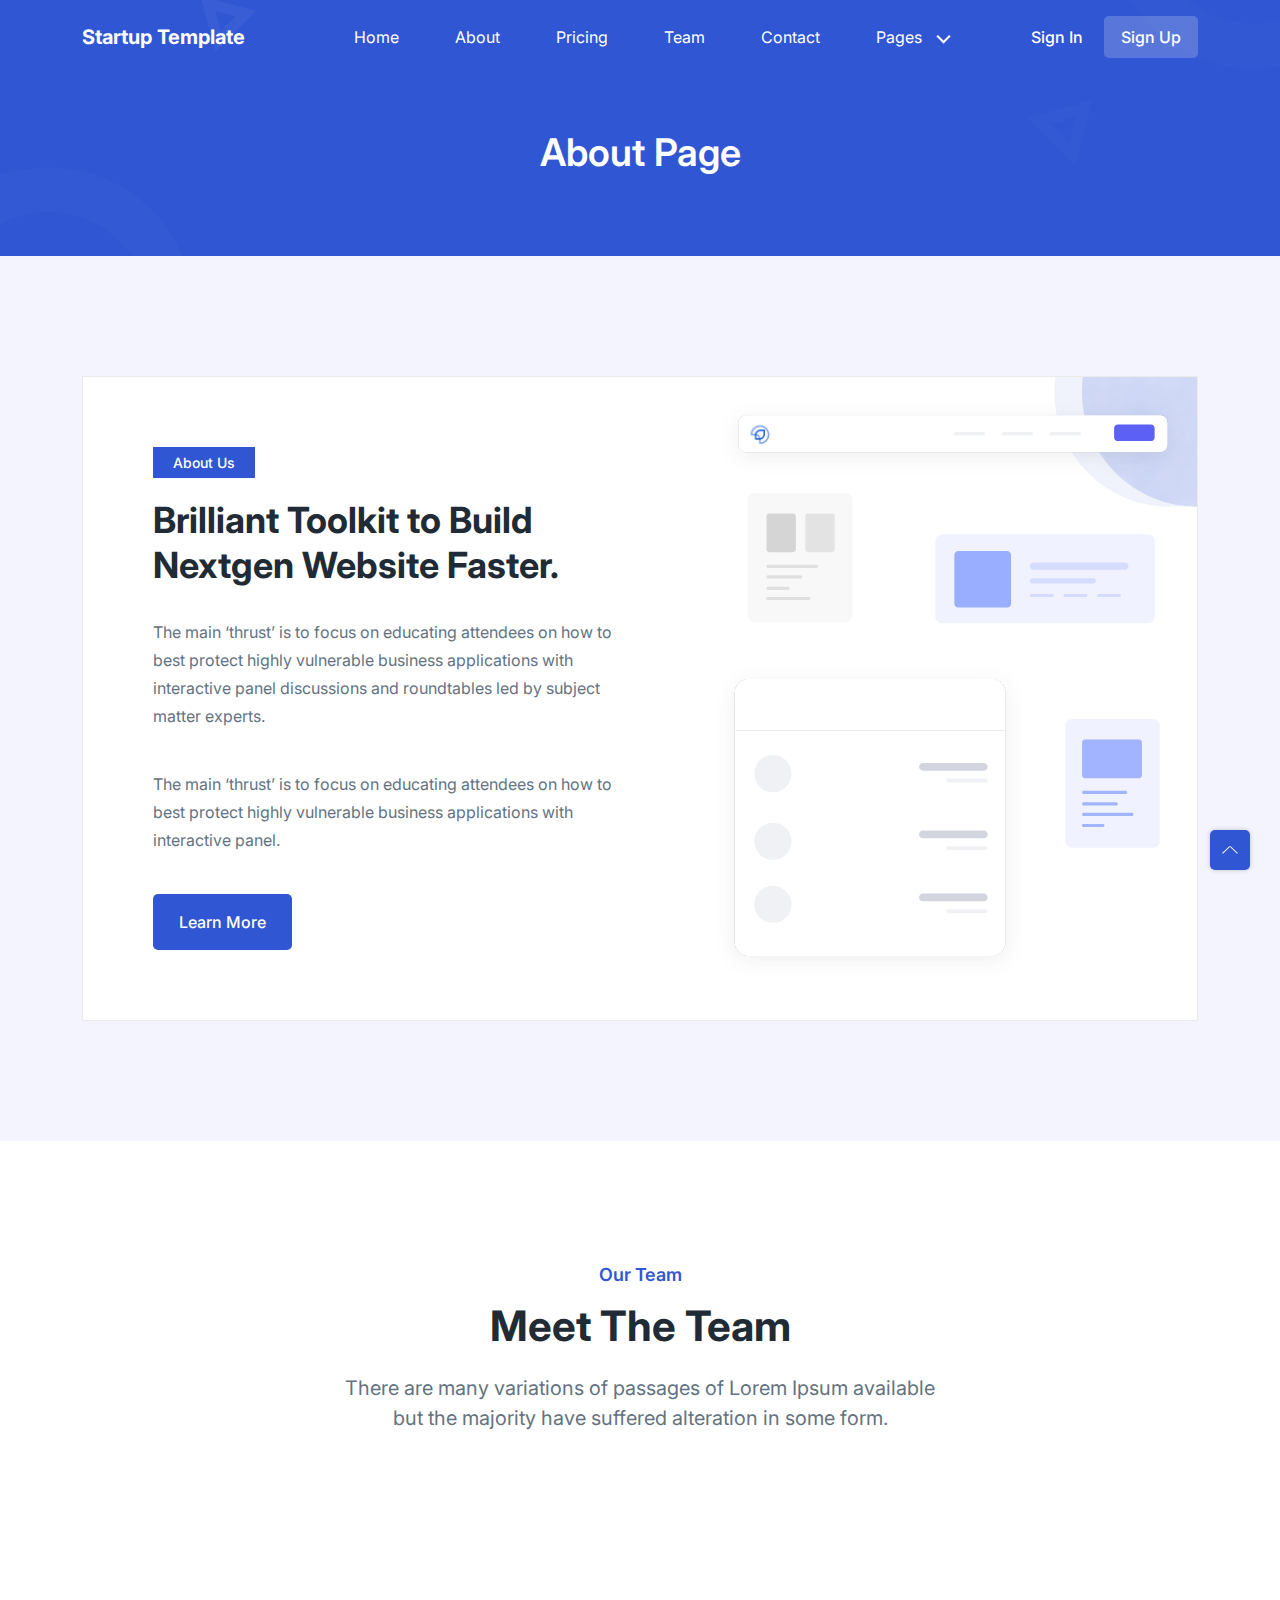
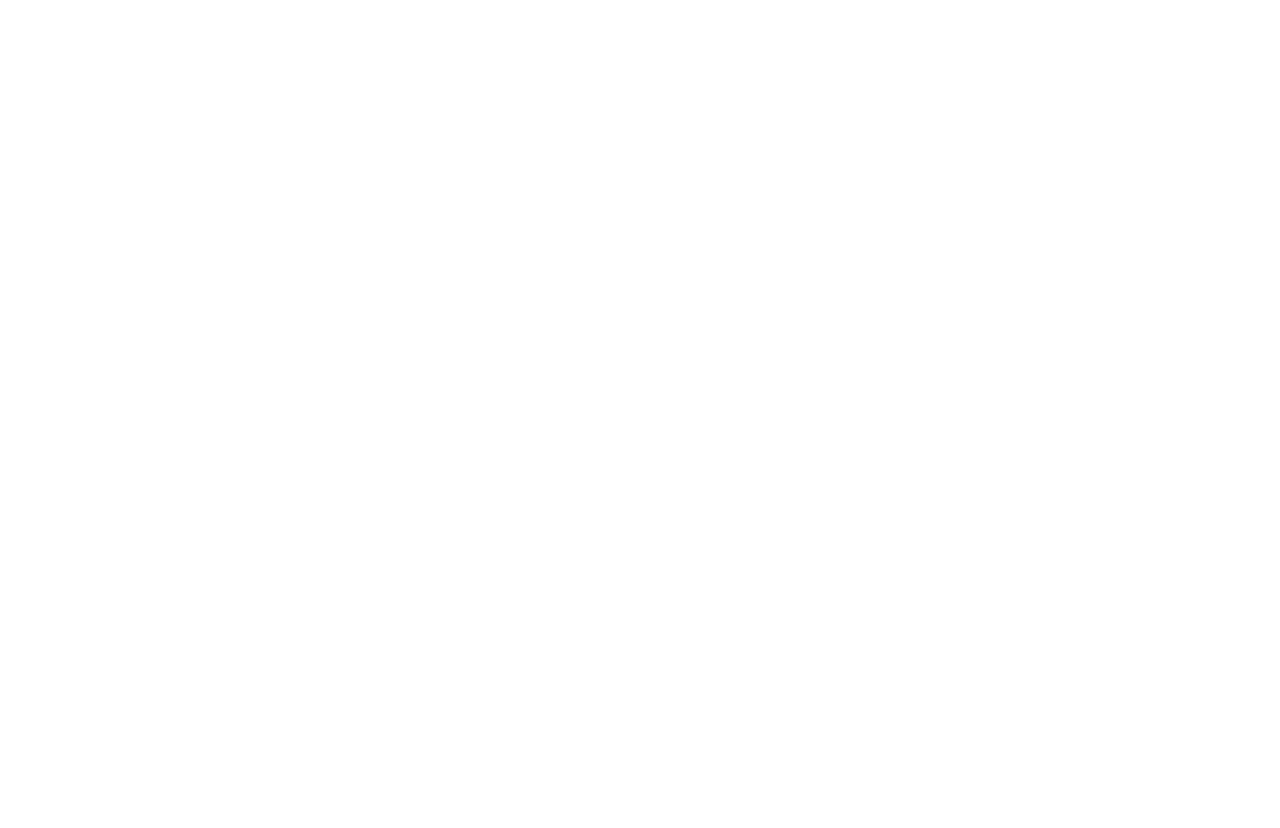
<file: about.html>
<!doctype html>
<html lang="en">
  <head>
    <meta charset="UTF-8" />
    <meta http-equiv="X-UA-Compatible" content="IE=edge" />
    <meta name="viewport" content="width=device-width, initial-scale=1.0" />
    <title>Play | Open source Project by UIdeck</title>

    <!--====== Favicon Icon ======-->
    <link
      rel="shortcut icon"
      href="assets/images/favicon.svg"
      type="image/svg"
    />

    <!-- ===== All CSS files ===== -->
    <link rel="stylesheet" href="assets/css/bootstrap.min.css" />
    <link rel="stylesheet" href="assets/css/animate.css" />
    <link rel="stylesheet" href="assets/css/lineicons.css" />
    <link rel="stylesheet" href="assets/css/ud-styles.css" />
  </head>
  <body>
    <!-- ====== Header Start ====== -->
    <header class="ud-header">
      <div class="container">
        <div class="row">
          <div class="col-lg-12">
            <nav class="navbar navbar-expand-lg">
              <a class="navbar-brand" href="index.html">
                <span class="fw-bold text-white startup-logo"
                  >Startup Template</span
                >
              </a>
              <button class="navbar-toggler">
                <span class="toggler-icon"> </span>
                <span class="toggler-icon"> </span>
                <span class="toggler-icon"> </span>
              </button>

              <div class="navbar-collapse">
                <ul id="nav" class="navbar-nav mx-auto">
                  <li class="nav-item">
                    <a class="ud-menu-scroll" href="#home">Home</a>
                  </li>

                  <li class="nav-item">
                    <a class="ud-menu-scroll" href="#about">About</a>
                  </li>
                  <li class="nav-item">
                    <a class="ud-menu-scroll" href="#pricing">Pricing</a>
                  </li>
                  <li class="nav-item">
                    <a class="ud-menu-scroll" href="#team">Team</a>
                  </li>
                  <li class="nav-item">
                    <a class="ud-menu-scroll" href="#contact">Contact</a>
                  </li>
                  <li class="nav-item nav-item-has-children">
                    <a href="javascript:void(0)"> Pages </a>
                    <ul class="ud-submenu">
                      <li class="ud-submenu-item">
                        <a href="about.html" class="ud-submenu-link">
                          About Page
                        </a>
                      </li>
                      <li class="ud-submenu-item">
                        <a href="pricing.html" class="ud-submenu-link">
                          Pricing Page
                        </a>
                      </li>
                      <li class="ud-submenu-item">
                        <a href="contact.html" class="ud-submenu-link">
                          Contact Page
                        </a>
                      </li>
                      <li class="ud-submenu-item">
                        <a href="blog.html" class="ud-submenu-link">
                          Blog Grid Page
                        </a>
                      </li>
                      <li class="ud-submenu-item">
                        <a href="blog-details.html" class="ud-submenu-link">
                          Blog Details Page
                        </a>
                      </li>
                      <li class="ud-submenu-item">
                        <a href="login.html" class="ud-submenu-link">
                          Sign In Page
                        </a>
                      </li>
                      <li class="ud-submenu-item">
                        <a href="404.html" class="ud-submenu-link">404 Page</a>
                      </li>
                    </ul>
                  </li>
                </ul>
              </div>

              <div class="navbar-btn d-none d-sm-inline-block">
                <a href="login.html" class="ud-main-btn ud-login-btn">
                  Sign In
                </a>
                <a class="ud-main-btn ud-white-btn" href="javascript:void(0)">
                  Sign Up
                </a>
              </div>
            </nav>
          </div>
        </div>
      </div>
    </header>
    <!-- ====== Header End ====== -->

    <!-- ====== Banner Start ====== -->
    <section class="ud-page-banner">
      <div class="container">
        <div class="row">
          <div class="col-lg-12">
            <div class="ud-banner-content">
              <h1>About Page</h1>
            </div>
          </div>
        </div>
      </div>
    </section>
    <!-- ====== Banner End ====== -->

    <!-- ====== About Start ====== -->
    <section id="about" class="ud-about">
      <div class="container">
        <div class="ud-about-wrapper wow fadeInUp" data-wow-delay=".2s">
          <div class="ud-about-content-wrapper">
            <div class="ud-about-content">
              <span class="tag">About Us</span>
              <h2>Brilliant Toolkit to Build Nextgen Website Faster.</h2>
              <p>
                The main ‘thrust’ is to focus on educating attendees on how to
                best protect highly vulnerable business applications with
                interactive panel discussions and roundtables led by subject
                matter experts.
              </p>

              <p>
                The main ‘thrust’ is to focus on educating attendees on how to
                best protect highly vulnerable business applications with
                interactive panel.
              </p>
              <a href="javascript:void(0)" class="ud-main-btn">Learn More</a>
            </div>
          </div>
          <div class="ud-about-image">
            <img src="assets/images/about/about-image.svg" alt="about-image" />
          </div>
        </div>
      </div>
    </section>
    <!-- ====== About End ====== -->

    <!-- ====== Team Start ====== -->
    <section id="team" class="ud-team">
      <div class="container">
        <div class="row">
          <div class="col-lg-12">
            <div class="ud-section-title mx-auto text-center">
              <span>Our Team</span>
              <h2>Meet The Team</h2>
              <p>
                There are many variations of passages of Lorem Ipsum available
                but the majority have suffered alteration in some form.
              </p>
            </div>
          </div>
        </div>

        <div class="row">
          <div class="col-xl-3 col-lg-3 col-sm-6">
            <div class="ud-single-team wow fadeInUp" data-wow-delay=".1s">
              <div class="ud-team-image-wrapper">
                <div class="ud-team-image">
                  <img src="assets/images/team/team-01.png" alt="team" />
                </div>

                <img
                  src="assets/images/team/dotted-shape.svg"
                  alt="shape"
                  class="shape shape-1"
                />
                <img
                  src="assets/images/team/shape-2.svg"
                  alt="shape"
                  class="shape shape-2"
                />
              </div>
              <div class="ud-team-info">
                <h5>Adveen Desuza</h5>
                <h6>UI Designer</h6>
              </div>
              <ul class="ud-team-socials">
                <li>
                  <a href="https://twitter.com/MusharofChy">
                    <i class="lni lni-facebook-filled"></i>
                  </a>
                </li>
                <li>
                  <a href="https://twitter.com/MusharofChy">
                    <i class="lni lni-twitter-filled"></i>
                  </a>
                </li>
                <li>
                  <a href="https://twitter.com/MusharofChy">
                    <i class="lni lni-instagram-filled"></i>
                  </a>
                </li>
              </ul>
            </div>
          </div>
          <div class="col-xl-3 col-lg-3 col-sm-6">
            <div class="ud-single-team wow fadeInUp" data-wow-delay=".15s">
              <div class="ud-team-image-wrapper">
                <div class="ud-team-image">
                  <img src="assets/images/team/team-02.png" alt="team" />
                </div>

                <img
                  src="assets/images/team/dotted-shape.svg"
                  alt="shape"
                  class="shape shape-1"
                />
                <img
                  src="assets/images/team/shape-2.svg"
                  alt="shape"
                  class="shape shape-2"
                />
              </div>
              <div class="ud-team-info">
                <h5>Jezmin uniya</h5>
                <h6>Product Designer</h6>
              </div>
              <ul class="ud-team-socials">
                <li>
                  <a href="https://twitter.com/MusharofChy">
                    <i class="lni lni-facebook-filled"></i>
                  </a>
                </li>
                <li>
                  <a href="https://twitter.com/MusharofChy">
                    <i class="lni lni-twitter-filled"></i>
                  </a>
                </li>
                <li>
                  <a href="https://twitter.com/MusharofChy">
                    <i class="lni lni-instagram-filled"></i>
                  </a>
                </li>
              </ul>
            </div>
          </div>
          <div class="col-xl-3 col-lg-3 col-sm-6">
            <div class="ud-single-team wow fadeInUp" data-wow-delay=".2s">
              <div class="ud-team-image-wrapper">
                <div class="ud-team-image">
                  <img src="assets/images/team/team-03.png" alt="team" />
                </div>

                <img
                  src="assets/images/team/dotted-shape.svg"
                  alt="shape"
                  class="shape shape-1"
                />
                <img
                  src="assets/images/team/shape-2.svg"
                  alt="shape"
                  class="shape shape-2"
                />
              </div>
              <div class="ud-team-info">
                <h5>Andrieo Gloree</h5>
                <h6>App Developer</h6>
              </div>
              <ul class="ud-team-socials">
                <li>
                  <a href="https://twitter.com/MusharofChy">
                    <i class="lni lni-facebook-filled"></i>
                  </a>
                </li>
                <li>
                  <a href="https://twitter.com/MusharofChy">
                    <i class="lni lni-twitter-filled"></i>
                  </a>
                </li>
                <li>
                  <a href="https://twitter.com/MusharofChy">
                    <i class="lni lni-instagram-filled"></i>
                  </a>
                </li>
              </ul>
            </div>
          </div>
          <div class="col-xl-3 col-lg-3 col-sm-6">
            <div class="ud-single-team wow fadeInUp" data-wow-delay=".25s">
              <div class="ud-team-image-wrapper">
                <div class="ud-team-image">
                  <img src="assets/images/team/team-04.png" alt="team" />
                </div>

                <img
                  src="assets/images/team/dotted-shape.svg"
                  alt="shape"
                  class="shape shape-1"
                />
                <img
                  src="assets/images/team/shape-2.svg"
                  alt="shape"
                  class="shape shape-2"
                />
              </div>
              <div class="ud-team-info">
                <h5>Jackie Sanders</h5>
                <h6>Content Writer</h6>
              </div>
              <ul class="ud-team-socials">
                <li>
                  <a href="https://twitter.com/MusharofChy">
                    <i class="lni lni-facebook-filled"></i>
                  </a>
                </li>
                <li>
                  <a href="https://twitter.com/MusharofChy">
                    <i class="lni lni-twitter-filled"></i>
                  </a>
                </li>
                <li>
                  <a href="https://twitter.com/MusharofChy">
                    <i class="lni lni-instagram-filled"></i>
                  </a>
                </li>
              </ul>
            </div>
          </div>
        </div>
      </div>
    </section>
    <!-- ====== Team End ====== -->

    <!-- ====== Footer Start ====== -->
    <footer class="ud-footer wow fadeInUp" data-wow-delay=".15s">
      <div class="shape shape-1">
        <img src="assets/images/footer/shape-1.svg" alt="shape" />
      </div>
      <div class="shape shape-2">
        <img src="assets/images/footer/shape-2.svg" alt="shape" />
      </div>
      <div class="shape shape-3">
        <img src="assets/images/footer/shape-3.svg" alt="shape" />
      </div>
      <div class="ud-footer-widgets">
        <div class="container">
          <div class="row">
            <div class="col-xl-3 col-lg-4 col-md-6">
              <div class="ud-widget">
                <a href="index.html" class="ud-footer-logo">
                  <span class="fw-bold text-white startup-logo"
                    >Startup Template</span
                  >
                </a>
                <p class="ud-widget-desc">
                  We create digital experiences for brands and companies by
                  using technology.
                </p>
                <ul class="ud-widget-socials">
                  <li>
                    <a href="https://twitter.com/MusharofChy">
                      <i class="lni lni-facebook-filled"></i>
                    </a>
                  </li>
                  <li>
                    <a href="https://twitter.com/MusharofChy">
                      <i class="lni lni-twitter-filled"></i>
                    </a>
                  </li>
                  <li>
                    <a href="https://twitter.com/MusharofChy">
                      <i class="lni lni-instagram-filled"></i>
                    </a>
                  </li>
                  <li>
                    <a href="https://twitter.com/MusharofChy">
                      <i class="lni lni-linkedin-original"></i>
                    </a>
                  </li>
                </ul>
              </div>
            </div>

            <div class="col-xl-2 col-lg-2 col-md-6 col-sm-6">
              <div class="ud-widget">
                <h5 class="ud-widget-title">About Us</h5>
                <ul class="ud-widget-links">
                  <li>
                    <a href="javascript:void(0)">Home</a>
                  </li>
                  <li>
                    <a href="javascript:void(0)">Features</a>
                  </li>
                  <li>
                    <a href="javascript:void(0)">About</a>
                  </li>
                  <li>
                    <a href="javascript:void(0)">Testimonial</a>
                  </li>
                </ul>
              </div>
            </div>
            <div class="col-xl-2 col-lg-3 col-md-6 col-sm-6">
              <div class="ud-widget">
                <h5 class="ud-widget-title">Features</h5>
                <ul class="ud-widget-links">
                  <li>
                    <a href="javascript:void(0)">How it works</a>
                  </li>
                  <li>
                    <a href="javascript:void(0)">Privacy policy</a>
                  </li>
                  <li>
                    <a href="javascript:void(0)">Terms of service</a>
                  </li>
                  <li>
                    <a href="javascript:void(0)">Refund policy</a>
                  </li>
                </ul>
              </div>
            </div>
            <div class="col-xl-2 col-lg-3 col-md-6 col-sm-6">
              <div class="ud-widget">
                <h5 class="ud-widget-title">Our Products</h5>
                <ul class="ud-widget-links">
                  <li>
                    <a
                      href="https://lineicons.com/"
                      rel="nofollow noopner"
                      target="_blank"
                      >Lineicons
                    </a>
                  </li>
                  <li>
                    <a
                      href="https://ecommercehtml.com/"
                      rel="nofollow noopner"
                      target="_blank"
                      >Ecommerce HTML</a
                    >
                  </li>
                  <li>
                    <a
                      href="https://ayroui.com/"
                      rel="nofollow noopner"
                      target="_blank"
                      >Ayro UI</a
                    >
                  </li>
                  <li>
                    <a
                      href="https://graygrids.com/"
                      rel="nofollow noopner"
                      target="_blank"
                      >Plain Admin</a
                    >
                  </li>
                </ul>
              </div>
            </div>
            <div class="col-xl-3 col-lg-6 col-md-8 col-sm-10">
              <div class="ud-widget">
                <h5 class="ud-widget-title">Partners</h5>
                <ul class="ud-widget-brands">
                  <li>
                    <a
                      href="https://ayroui.com/"
                      rel="nofollow noopner"
                      target="_blank"
                    >
                      <img
                        src="assets/images/footer/brands/ayroui.svg"
                        alt="ayroui"
                      />
                    </a>
                  </li>
                  <li>
                    <a
                      href="https://ecommercehtml.com/"
                      rel="nofollow noopner"
                      target="_blank"
                    >
                      <img
                        src="assets/images/footer/brands/ecommerce-html.svg"
                        alt="ecommerce-html"
                      />
                    </a>
                  </li>
                  <li>
                    <a
                      href="https://graygrids.com/"
                      rel="nofollow noopner"
                      target="_blank"
                    >
                      <img
                        src="assets/images/footer/brands/graygrids.svg"
                        alt="graygrids"
                      />
                    </a>
                  </li>
                  <li>
                    <a
                      href="https://lineicons.com/"
                      rel="nofollow noopner"
                      target="_blank"
                    >
                      <img
                        src="assets/images/footer/brands/lineicons.svg"
                        alt="lineicons"
                      />
                    </a>
                  </li>
                  <li>
                    <a
                      href="https://uideck.com/"
                      rel="nofollow noopner"
                      target="_blank"
                    >
                      <img
                        src="assets/images/footer/brands/uideck.svg"
                        alt="uideck"
                      />
                    </a>
                  </li>
                  <li>
                    <a
                      href="https://tailwindtemplates.co/"
                      rel="nofollow noopner"
                      target="_blank"
                    >
                      <img
                        src="assets/images/footer/brands/tailwindtemplates.svg"
                        alt="tailwindtemplates"
                      />
                    </a>
                  </li>
                </ul>
              </div>
            </div>
          </div>
        </div>
      </div>
      <div class="ud-footer-bottom">
        <div class="container">
          <div class="row">
            <div class="col-md-8">
              <ul class="ud-footer-bottom-left">
                <li>
                  <a href="javascript:void(0)">Privacy policy</a>
                </li>
                <li>
                  <a href="javascript:void(0)">Support policy</a>
                </li>
                <li>
                  <a href="javascript:void(0)">Terms of service</a>
                </li>
              </ul>
            </div>
            <div class="col-md-4">
              <p class="ud-footer-bottom-right">
                Designed and Developed by
                <a href="https://hau.xyz" rel="nofollow">haudev</a>
              </p>
            </div>
          </div>
        </div>
      </div>
    </footer>
    <!-- ====== Footer End ====== -->

    <!-- ====== Back To Top Start ====== -->
    <a href="javascript:void(0)" class="back-to-top">
      <i class="lni lni-chevron-up"> </i>
    </a>
    <!-- ====== Back To Top End ====== -->

    <!-- ====== All Javascript Files ====== -->
    <script src="assets/js/bootstrap.bundle.min.js"></script>
    <script src="assets/js/wow.min.js"></script>
    <script src="assets/js/main.js"></script>
  </body>
</html>
</file>
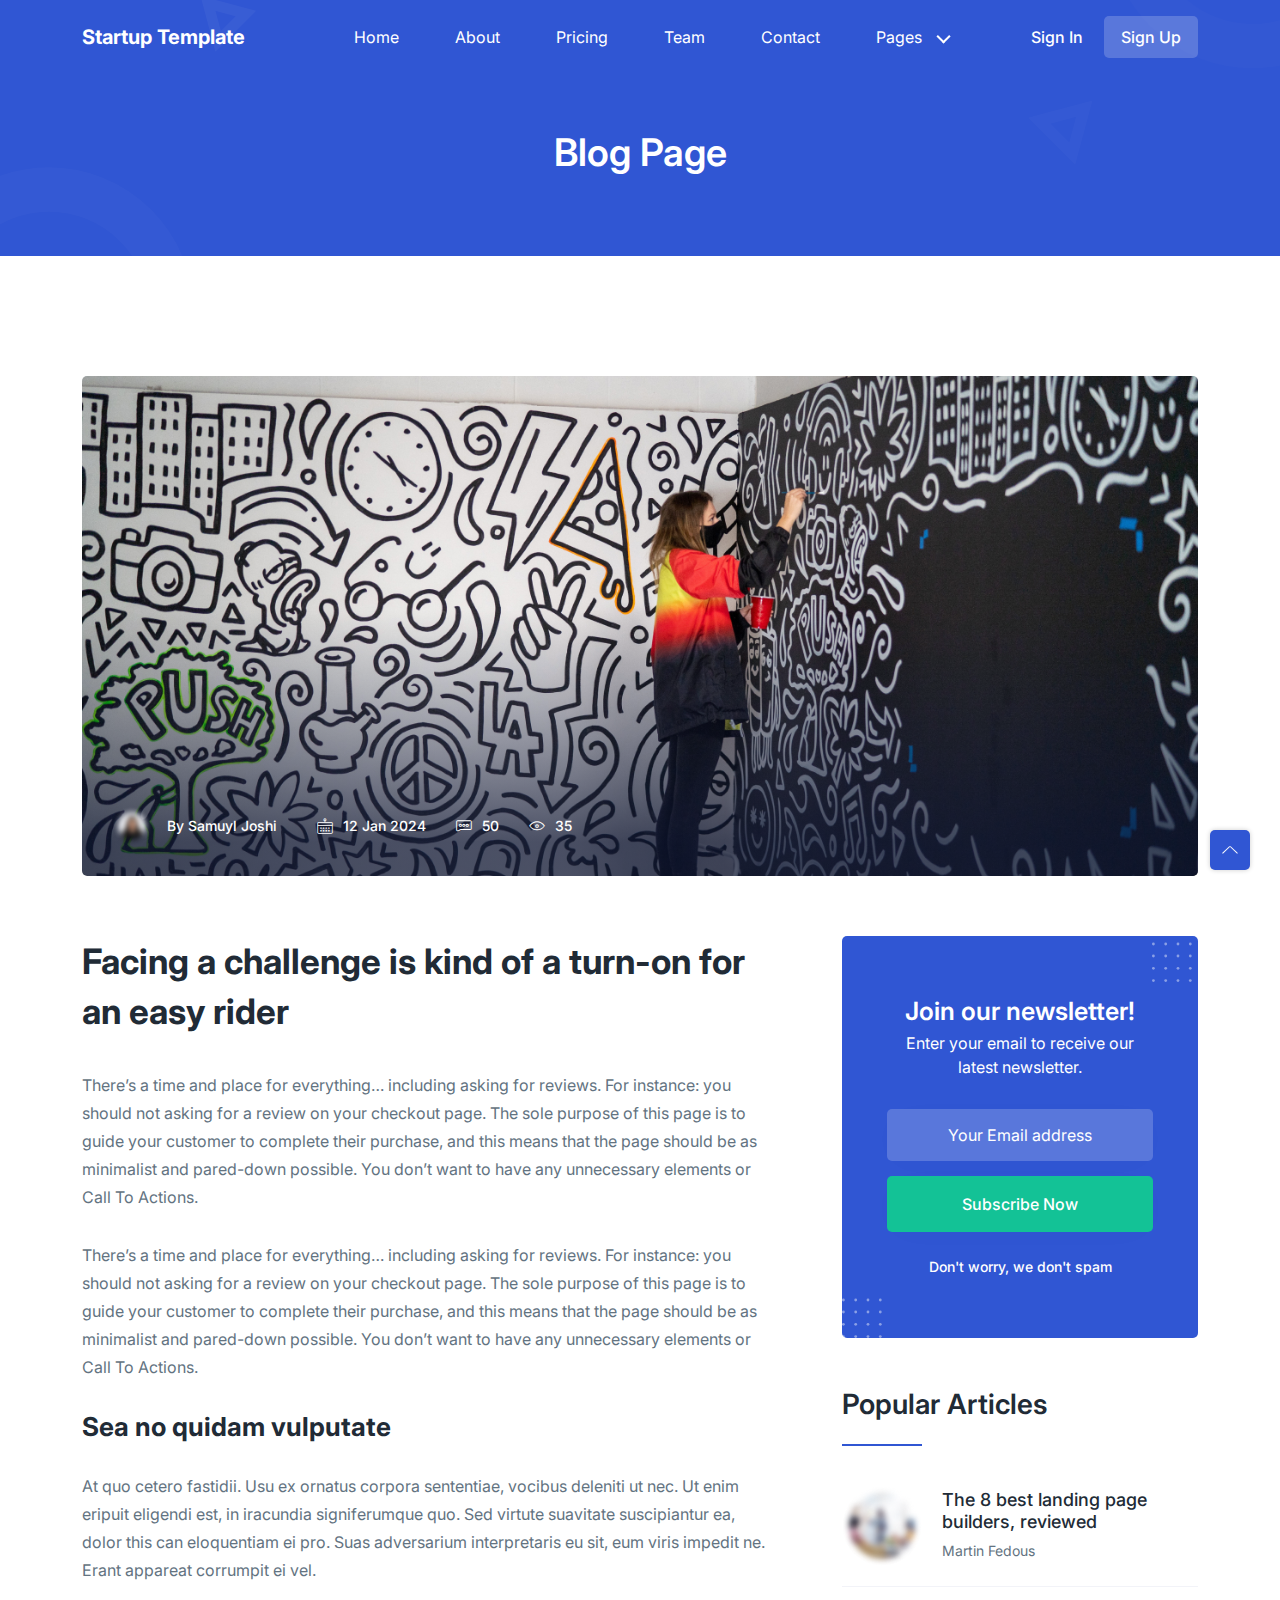
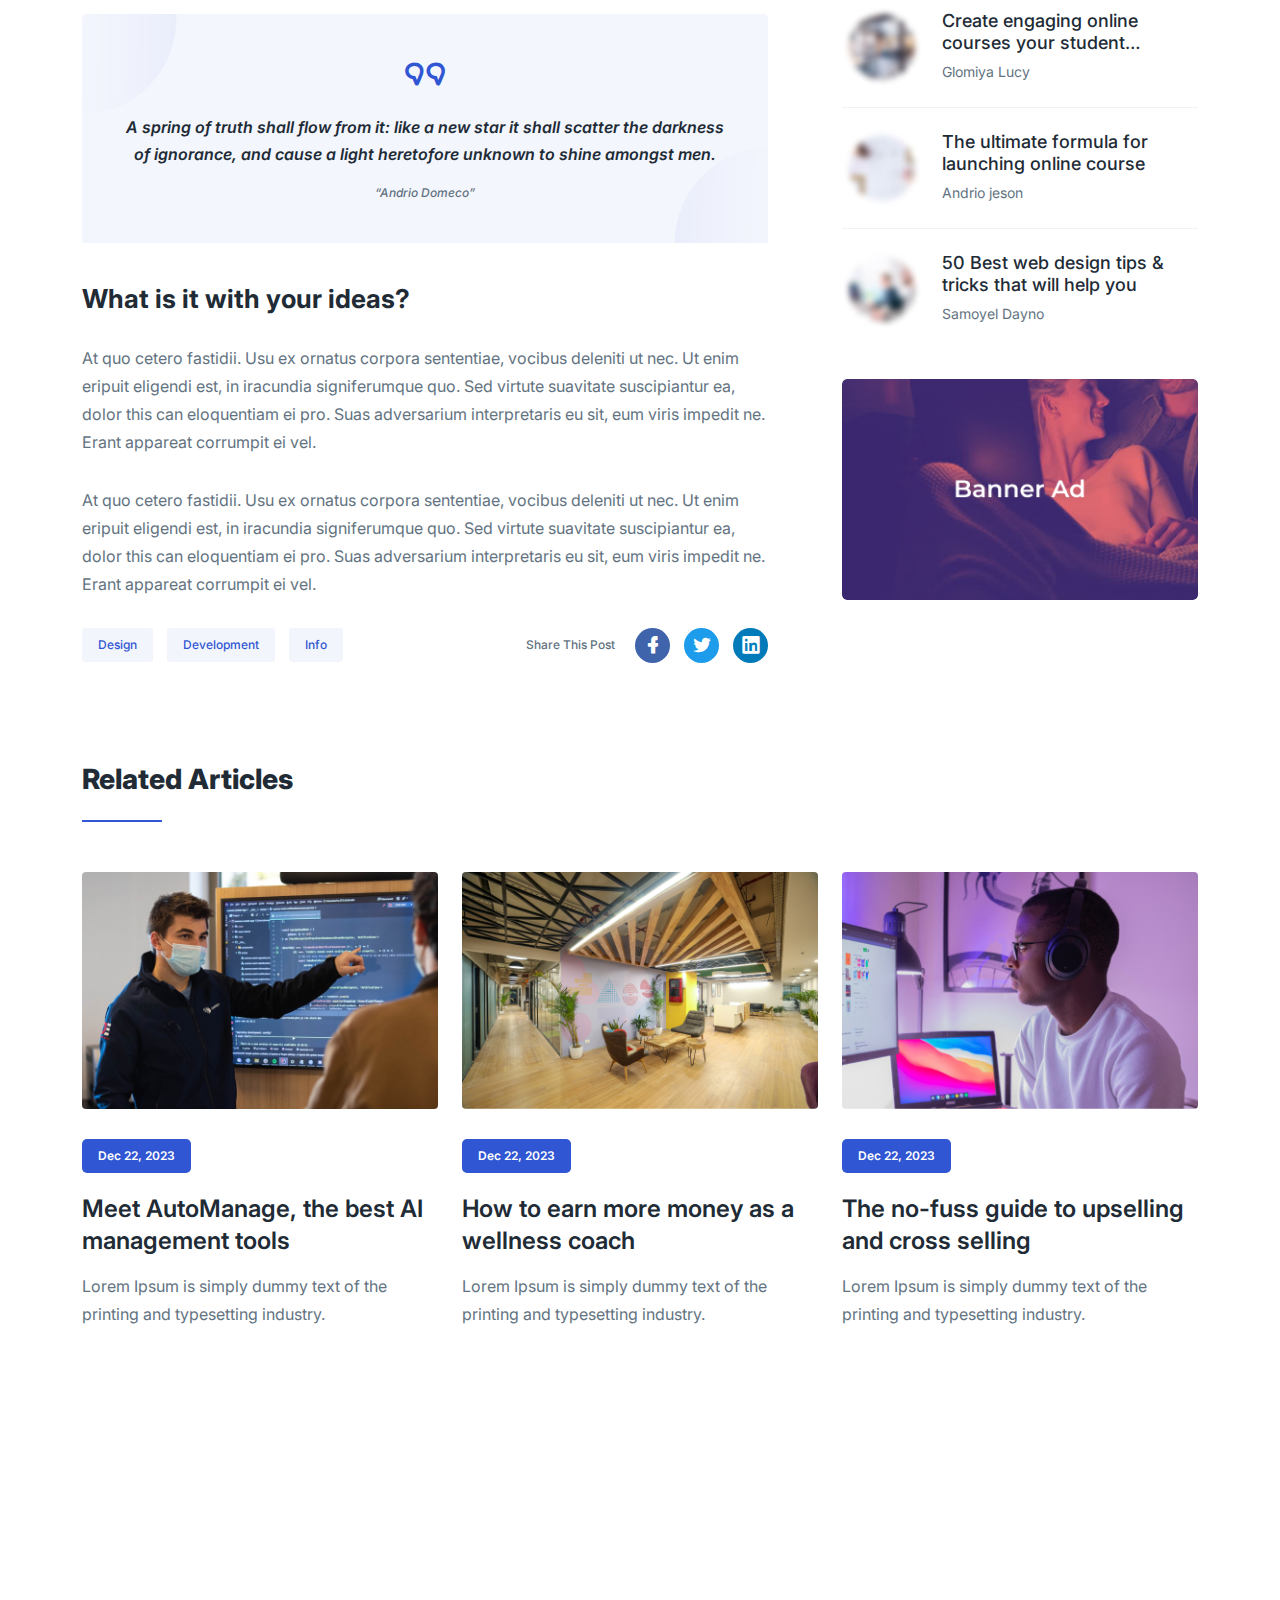
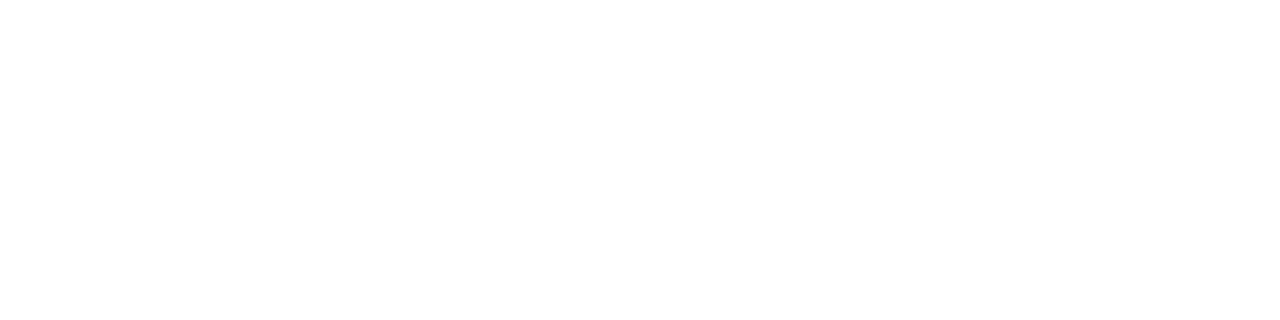
<file: blog-details.html>
<!doctype html>
<html lang="en">
  <head>
    <meta charset="UTF-8" />
    <meta http-equiv="X-UA-Compatible" content="IE=edge" />
    <meta name="viewport" content="width=device-width, initial-scale=1.0" />
    <title>Play | Open source Project by UIdeck</title>

    <!--====== Favicon Icon ======-->
    <link
      rel="shortcut icon"
      href="assets/images/favicon.svg"
      type="image/svg"
    />

    <!-- ===== All CSS files ===== -->
    <link rel="stylesheet" href="assets/css/bootstrap.min.css" />
    <link rel="stylesheet" href="assets/css/animate.css" />
    <link rel="stylesheet" href="assets/css/lineicons.css" />
    <link rel="stylesheet" href="assets/css/ud-styles.css" />
  </head>
  <body>
    <!-- ====== Header Start ====== -->
    <header class="ud-header">
      <div class="container">
        <div class="row">
          <div class="col-lg-12">
            <nav class="navbar navbar-expand-lg">
              <a class="navbar-brand" href="index.html">
                <span class="fw-bold text-white startup-logo"
                  >Startup Template</span
                >
              </a>
              <button class="navbar-toggler">
                <span class="toggler-icon"> </span>
                <span class="toggler-icon"> </span>
                <span class="toggler-icon"> </span>
              </button>

              <div class="navbar-collapse">
                <ul id="nav" class="navbar-nav mx-auto">
                  <li class="nav-item">
                    <a class="ud-menu-scroll" href="#home">Home</a>
                  </li>

                  <li class="nav-item">
                    <a class="ud-menu-scroll" href="#about">About</a>
                  </li>
                  <li class="nav-item">
                    <a class="ud-menu-scroll" href="#pricing">Pricing</a>
                  </li>
                  <li class="nav-item">
                    <a class="ud-menu-scroll" href="#team">Team</a>
                  </li>
                  <li class="nav-item">
                    <a class="ud-menu-scroll" href="#contact">Contact</a>
                  </li>
                  <li class="nav-item nav-item-has-children">
                    <a href="javascript:void(0)"> Pages </a>
                    <ul class="ud-submenu">
                      <li class="ud-submenu-item">
                        <a href="about.html" class="ud-submenu-link">
                          About Page
                        </a>
                      </li>
                      <li class="ud-submenu-item">
                        <a href="pricing.html" class="ud-submenu-link">
                          Pricing Page
                        </a>
                      </li>
                      <li class="ud-submenu-item">
                        <a href="contact.html" class="ud-submenu-link">
                          Contact Page
                        </a>
                      </li>
                      <li class="ud-submenu-item">
                        <a href="blog.html" class="ud-submenu-link">
                          Blog Grid Page
                        </a>
                      </li>
                      <li class="ud-submenu-item">
                        <a href="blog-details.html" class="ud-submenu-link">
                          Blog Details Page
                        </a>
                      </li>
                      <li class="ud-submenu-item">
                        <a href="login.html" class="ud-submenu-link">
                          Sign In Page
                        </a>
                      </li>
                      <li class="ud-submenu-item">
                        <a href="404.html" class="ud-submenu-link">404 Page</a>
                      </li>
                    </ul>
                  </li>
                </ul>
              </div>

              <div class="navbar-btn d-none d-sm-inline-block">
                <a href="login.html" class="ud-main-btn ud-login-btn">
                  Sign In
                </a>
                <a class="ud-main-btn ud-white-btn" href="javascript:void(0)">
                  Sign Up
                </a>
              </div>
            </nav>
          </div>
        </div>
      </div>
    </header>
    <!-- ====== Header End ====== -->

    <!-- ====== Banner Start ====== -->
    <section class="ud-page-banner">
      <div class="container">
        <div class="row">
          <div class="col-lg-12">
            <div class="ud-banner-content">
              <h1>Blog Page</h1>
            </div>
          </div>
        </div>
      </div>
    </section>
    <!-- ====== Banner End ====== -->

    <!-- ====== Blog Details Start ====== -->
    <section class="ud-blog-details">
      <div class="container">
        <div class="row">
          <div class="col-lg-12">
            <div class="ud-blog-details-image">
              <img
                src="assets/images/blog/blog-details-01.jpg"
                alt="blog details"
              />
              <div class="ud-blog-overlay">
                <div class="ud-blog-overlay-content">
                  <div class="ud-blog-author">
                    <img src="assets/images/blog/author-01.png" alt="author" />
                    <span>
                      By <a href="javascript:void(0)"> Samuyl Joshi </a>
                    </span>
                  </div>

                  <div class="ud-blog-meta">
                    <p class="date">
                      <i class="lni lni-calendar"></i> <span>12 Jan 2024</span>
                    </p>
                    <p class="comment">
                      <i class="lni lni-comments"></i> <span>50</span>
                    </p>
                    <p class="view">
                      <i class="lni lni-eye"></i> <span>35</span>
                    </p>
                  </div>
                </div>
              </div>
            </div>
          </div>

          <div class="col-lg-8">
            <div class="ud-blog-details-content">
              <h2 class="ud-blog-details-title">
                Facing a challenge is kind of a turn-on for an easy rider
              </h2>
              <p class="ud-blog-details-para">
                There’s a time and place for everything… including asking for
                reviews. For instance: you should not asking for a review on
                your checkout page. The sole purpose of this page is to guide
                your customer to complete their purchase, and this means that
                the page should be as minimalist and pared-down possible. You
                don’t want to have any unnecessary elements or Call To Actions.
              </p>
              <p class="ud-blog-details-para">
                There’s a time and place for everything… including asking for
                reviews. For instance: you should not asking for a review on
                your checkout page. The sole purpose of this page is to guide
                your customer to complete their purchase, and this means that
                the page should be as minimalist and pared-down possible. You
                don’t want to have any unnecessary elements or Call To Actions.
              </p>
              <h3 class="ud-blog-details-subtitle">Sea no quidam vulputate</h3>
              <p class="ud-blog-details-para">
                At quo cetero fastidii. Usu ex ornatus corpora sententiae,
                vocibus deleniti ut nec. Ut enim eripuit eligendi est, in
                iracundia signiferumque quo. Sed virtute suavitate suscipiantur
                ea, dolor this can eloquentiam ei pro. Suas adversarium
                interpretaris eu sit, eum viris impedit ne. Erant appareat
                corrumpit ei vel.
              </p>

              <div class="ud-blog-quote">
                <i class="lni lni-quotation"></i>
                <p>
                  A spring of truth shall flow from it: like a new star it shall
                  scatter the darkness of ignorance, and cause a light
                  heretofore unknown to shine amongst men.
                </p>
                <h6>“Andrio Domeco”</h6>
              </div>
              <h3 class="ud-blog-details-subtitle">
                What is it with your ideas?
              </h3>
              <p class="ud-blog-details-para">
                At quo cetero fastidii. Usu ex ornatus corpora sententiae,
                vocibus deleniti ut nec. Ut enim eripuit eligendi est, in
                iracundia signiferumque quo. Sed virtute suavitate suscipiantur
                ea, dolor this can eloquentiam ei pro. Suas adversarium
                interpretaris eu sit, eum viris impedit ne. Erant appareat
                corrumpit ei vel.
              </p>
              <p class="ud-blog-details-para">
                At quo cetero fastidii. Usu ex ornatus corpora sententiae,
                vocibus deleniti ut nec. Ut enim eripuit eligendi est, in
                iracundia signiferumque quo. Sed virtute suavitate suscipiantur
                ea, dolor this can eloquentiam ei pro. Suas adversarium
                interpretaris eu sit, eum viris impedit ne. Erant appareat
                corrumpit ei vel.
              </p>

              <div class="ud-blog-details-action">
                <ul class="ud-blog-tags">
                  <li>
                    <a href="javascript:void(0)">Design</a>
                  </li>
                  <li>
                    <a href="javascript:void(0)">Development</a>
                  </li>
                  <li>
                    <a href="javascript:void(0)">Info</a>
                  </li>
                </ul>
                <div class="ud-blog-share">
                  <h6>Share This Post</h6>
                  <ul class="ud-blog-share-links">
                    <li>
                      <a href="javascript:void(0)" class="facebook">
                        <i class="lni lni-facebook-filled"></i>
                      </a>
                    </li>
                    <li>
                      <a href="javascript:void(0)" class="twitter">
                        <i class="lni lni-twitter-filled"></i>
                      </a>
                    </li>
                    <li>
                      <a href="javascript:void(0)" class="linkedin">
                        <i class="lni lni-linkedin-original"></i>
                      </a>
                    </li>
                  </ul>
                </div>
              </div>
            </div>
          </div>
          <div class="col-lg-4">
            <div class="ud-blog-sidebar">
              <div class="ud-newsletter-box">
                <img
                  src="assets/images/blog/dotted-shape.svg"
                  alt="shape"
                  class="shape shape-1"
                />
                <img
                  src="assets/images/blog/dotted-shape.svg"
                  alt="shape"
                  class="shape shape-2"
                />
                <h3 class="ud-newsletter-title">Join our newsletter!</h3>
                <p>Enter your email to receive our latest newsletter.</p>
                <form class="ud-newsletter-form">
                  <input
                    type="email"
                    name="email"
                    placeholder="Your Email address"
                  />
                  <button class="ud-main-btn">Subscribe Now</button>
                  <p class="ud-newsletter-note">Don't worry, we don't spam</p>
                </form>
              </div>

              <div class="ud-articles-box">
                <h3 class="ud-articles-box-title">Popular Articles</h3>
                <ul class="ud-articles-list">
                  <li>
                    <div class="ud-article-image">
                      <img
                        src="assets/images/blog/article-author-01.png"
                        alt="author"
                      />
                    </div>
                    <div class="ud-article-content">
                      <h5 class="ud-article-title">
                        <a href="javascript:void(0)">
                          The 8 best landing page builders, reviewed
                        </a>
                      </h5>
                      <p class="ud-article-author">Martin Fedous</p>
                    </div>
                  </li>
                  <li>
                    <div class="ud-article-image">
                      <img
                        src="assets/images/blog/article-author-02.png"
                        alt="author"
                      />
                    </div>
                    <div class="ud-article-content">
                      <h5 class="ud-article-title">
                        <a href="javascript:void(0)">
                          Create engaging online courses your student…
                        </a>
                      </h5>
                      <p class="ud-article-author">Glomiya Lucy</p>
                    </div>
                  </li>
                  <li>
                    <div class="ud-article-image">
                      <img
                        src="assets/images/blog/article-author-03.png"
                        alt="author"
                      />
                    </div>
                    <div class="ud-article-content">
                      <h5 class="ud-article-title">
                        <a href="javascript:void(0)">
                          The ultimate formula for launching online course
                        </a>
                      </h5>
                      <p class="ud-article-author">Andrio jeson</p>
                    </div>
                  </li>
                  <li>
                    <div class="ud-article-image">
                      <img
                        src="assets/images/blog/article-author-04.png"
                        alt="author"
                      />
                    </div>
                    <div class="ud-article-content">
                      <h5 class="ud-article-title">
                        <a href="javascript:void(0)">
                          50 Best web design tips & tricks that will help you
                        </a>
                      </h5>
                      <p class="ud-article-author">Samoyel Dayno</p>
                    </div>
                  </li>
                </ul>
              </div>

              <div class="ud-banner-ad">
                <a href="javascript:void(0)">
                  <img
                    src="assets/images/blog/bannder-ad.png"
                    alt="ad banner"
                  />
                </a>
              </div>
            </div>
          </div>
        </div>
      </div>
    </section>
    <!-- ====== Blog Details End ====== -->

    <!-- ====== Blog Start ====== -->
    <section class="ud-blog-grids ud-related-articles">
      <div class="container">
        <div class="row col-lg-12">
          <div class="ud-related-title">
            <h2 class="ud-related-articles-title">Related Articles</h2>
          </div>
        </div>
        <div class="row">
          <div class="col-lg-4 col-md-6">
            <div class="ud-single-blog">
              <div class="ud-blog-image">
                <a href="blog-details.html">
                  <img src="assets/images/blog/blog-01.jpg" alt="blog" />
                </a>
              </div>
              <div class="ud-blog-content">
                <span class="ud-blog-date">Dec 22, 2023</span>
                <h3 class="ud-blog-title">
                  <a href="blog-details.html">
                    Meet AutoManage, the best AI management tools
                  </a>
                </h3>
                <p class="ud-blog-desc">
                  Lorem Ipsum is simply dummy text of the printing and
                  typesetting industry.
                </p>
              </div>
            </div>
          </div>
          <div class="col-lg-4 col-md-6">
            <div class="ud-single-blog">
              <div class="ud-blog-image">
                <a href="blog-details.html">
                  <img src="assets/images/blog/blog-02.jpg" alt="blog" />
                </a>
              </div>
              <div class="ud-blog-content">
                <span class="ud-blog-date">Dec 22, 2023</span>
                <h3 class="ud-blog-title">
                  <a href="blog-details.html">
                    How to earn more money as a wellness coach
                  </a>
                </h3>
                <p class="ud-blog-desc">
                  Lorem Ipsum is simply dummy text of the printing and
                  typesetting industry.
                </p>
              </div>
            </div>
          </div>
          <div class="col-lg-4 col-md-6">
            <div class="ud-single-blog">
              <div class="ud-blog-image">
                <a href="blog-details.html">
                  <img src="assets/images/blog/blog-03.jpg" alt="blog" />
                </a>
              </div>
              <div class="ud-blog-content">
                <span class="ud-blog-date">Dec 22, 2023</span>
                <h3 class="ud-blog-title">
                  <a href="blog-details.html">
                    The no-fuss guide to upselling and cross selling
                  </a>
                </h3>
                <p class="ud-blog-desc">
                  Lorem Ipsum is simply dummy text of the printing and
                  typesetting industry.
                </p>
              </div>
            </div>
          </div>
        </div>
      </div>
    </section>
    <!-- ====== Blog End ====== -->

    <!-- ====== Footer Start ====== -->
    <footer class="ud-footer wow fadeInUp" data-wow-delay=".15s">
      <div class="shape shape-1">
        <img src="assets/images/footer/shape-1.svg" alt="shape" />
      </div>
      <div class="shape shape-2">
        <img src="assets/images/footer/shape-2.svg" alt="shape" />
      </div>
      <div class="shape shape-3">
        <img src="assets/images/footer/shape-3.svg" alt="shape" />
      </div>
      <div class="ud-footer-widgets">
        <div class="container">
          <div class="row">
            <div class="col-xl-3 col-lg-4 col-md-6">
              <div class="ud-widget">
                <a href="index.html" class="ud-footer-logo">
                  <span class="fw-bold text-white startup-logo"
                    >Startup Template</span
                  >
                </a>
                <p class="ud-widget-desc">
                  We create digital experiences for brands and companies by
                  using technology.
                </p>
                <ul class="ud-widget-socials">
                  <li>
                    <a href="https://twitter.com/MusharofChy">
                      <i class="lni lni-facebook-filled"></i>
                    </a>
                  </li>
                  <li>
                    <a href="https://twitter.com/MusharofChy">
                      <i class="lni lni-twitter-filled"></i>
                    </a>
                  </li>
                  <li>
                    <a href="https://twitter.com/MusharofChy">
                      <i class="lni lni-instagram-filled"></i>
                    </a>
                  </li>
                  <li>
                    <a href="https://twitter.com/MusharofChy">
                      <i class="lni lni-linkedin-original"></i>
                    </a>
                  </li>
                </ul>
              </div>
            </div>

            <div class="col-xl-2 col-lg-2 col-md-6 col-sm-6">
              <div class="ud-widget">
                <h5 class="ud-widget-title">About Us</h5>
                <ul class="ud-widget-links">
                  <li>
                    <a href="javascript:void(0)">Home</a>
                  </li>
                  <li>
                    <a href="javascript:void(0)">Features</a>
                  </li>
                  <li>
                    <a href="javascript:void(0)">About</a>
                  </li>
                  <li>
                    <a href="javascript:void(0)">Testimonial</a>
                  </li>
                </ul>
              </div>
            </div>
            <div class="col-xl-2 col-lg-3 col-md-6 col-sm-6">
              <div class="ud-widget">
                <h5 class="ud-widget-title">Features</h5>
                <ul class="ud-widget-links">
                  <li>
                    <a href="javascript:void(0)">How it works</a>
                  </li>
                  <li>
                    <a href="javascript:void(0)">Privacy policy</a>
                  </li>
                  <li>
                    <a href="javascript:void(0)">Terms of service</a>
                  </li>
                  <li>
                    <a href="javascript:void(0)">Refund policy</a>
                  </li>
                </ul>
              </div>
            </div>
            <div class="col-xl-2 col-lg-3 col-md-6 col-sm-6">
              <div class="ud-widget">
                <h5 class="ud-widget-title">Our Products</h5>
                <ul class="ud-widget-links">
                  <li>
                    <a
                      href="https://lineicons.com/"
                      rel="nofollow noopner"
                      target="_blank"
                      >Lineicons
                    </a>
                  </li>
                  <li>
                    <a
                      href="https://ecommercehtml.com/"
                      rel="nofollow noopner"
                      target="_blank"
                      >Ecommerce HTML</a
                    >
                  </li>
                  <li>
                    <a
                      href="https://ayroui.com/"
                      rel="nofollow noopner"
                      target="_blank"
                      >Ayro UI</a
                    >
                  </li>
                  <li>
                    <a
                      href="https://graygrids.com/"
                      rel="nofollow noopner"
                      target="_blank"
                      >Plain Admin</a
                    >
                  </li>
                </ul>
              </div>
            </div>
            <div class="col-xl-3 col-lg-6 col-md-8 col-sm-10">
              <div class="ud-widget">
                <h5 class="ud-widget-title">Partners</h5>
                <ul class="ud-widget-brands">
                  <li>
                    <a
                      href="https://ayroui.com/"
                      rel="nofollow noopner"
                      target="_blank"
                    >
                      <img
                        src="assets/images/footer/brands/ayroui.svg"
                        alt="ayroui"
                      />
                    </a>
                  </li>
                  <li>
                    <a
                      href="https://ecommercehtml.com/"
                      rel="nofollow noopner"
                      target="_blank"
                    >
                      <img
                        src="assets/images/footer/brands/ecommerce-html.svg"
                        alt="ecommerce-html"
                      />
                    </a>
                  </li>
                  <li>
                    <a
                      href="https://graygrids.com/"
                      rel="nofollow noopner"
                      target="_blank"
                    >
                      <img
                        src="assets/images/footer/brands/graygrids.svg"
                        alt="graygrids"
                      />
                    </a>
                  </li>
                  <li>
                    <a
                      href="https://lineicons.com/"
                      rel="nofollow noopner"
                      target="_blank"
                    >
                      <img
                        src="assets/images/footer/brands/lineicons.svg"
                        alt="lineicons"
                      />
                    </a>
                  </li>
                  <li>
                    <a
                      href="https://uideck.com/"
                      rel="nofollow noopner"
                      target="_blank"
                    >
                      <img
                        src="assets/images/footer/brands/uideck.svg"
                        alt="uideck"
                      />
                    </a>
                  </li>
                  <li>
                    <a
                      href="https://tailwindtemplates.co/"
                      rel="nofollow noopner"
                      target="_blank"
                    >
                      <img
                        src="assets/images/footer/brands/tailwindtemplates.svg"
                        alt="tailwindtemplates"
                      />
                    </a>
                  </li>
                </ul>
              </div>
            </div>
          </div>
        </div>
      </div>
      <div class="ud-footer-bottom">
        <div class="container">
          <div class="row">
            <div class="col-md-8">
              <ul class="ud-footer-bottom-left">
                <li>
                  <a href="javascript:void(0)">Privacy policy</a>
                </li>
                <li>
                  <a href="javascript:void(0)">Support policy</a>
                </li>
                <li>
                  <a href="javascript:void(0)">Terms of service</a>
                </li>
              </ul>
            </div>
            <div class="col-md-4">
              <p class="ud-footer-bottom-right">
                Designed and Developed by
                <a href="https://hau.xyz" rel="nofollow">haudev</a>
              </p>
            </div>
          </div>
        </div>
      </div>
    </footer>
    <!-- ====== Footer End ====== -->

    <!-- ====== Back To Top Start ====== -->
    <a href="javascript:void(0)" class="back-to-top">
      <i class="lni lni-chevron-up"> </i>
    </a>
    <!-- ====== Back To Top End ====== -->

    <!-- ====== All Javascript Files ====== -->
    <script src="assets/js/bootstrap.bundle.min.js"></script>
    <script src="assets/js/wow.min.js"></script>
    <script src="assets/js/main.js"></script>
  </body>
</html>
</file>
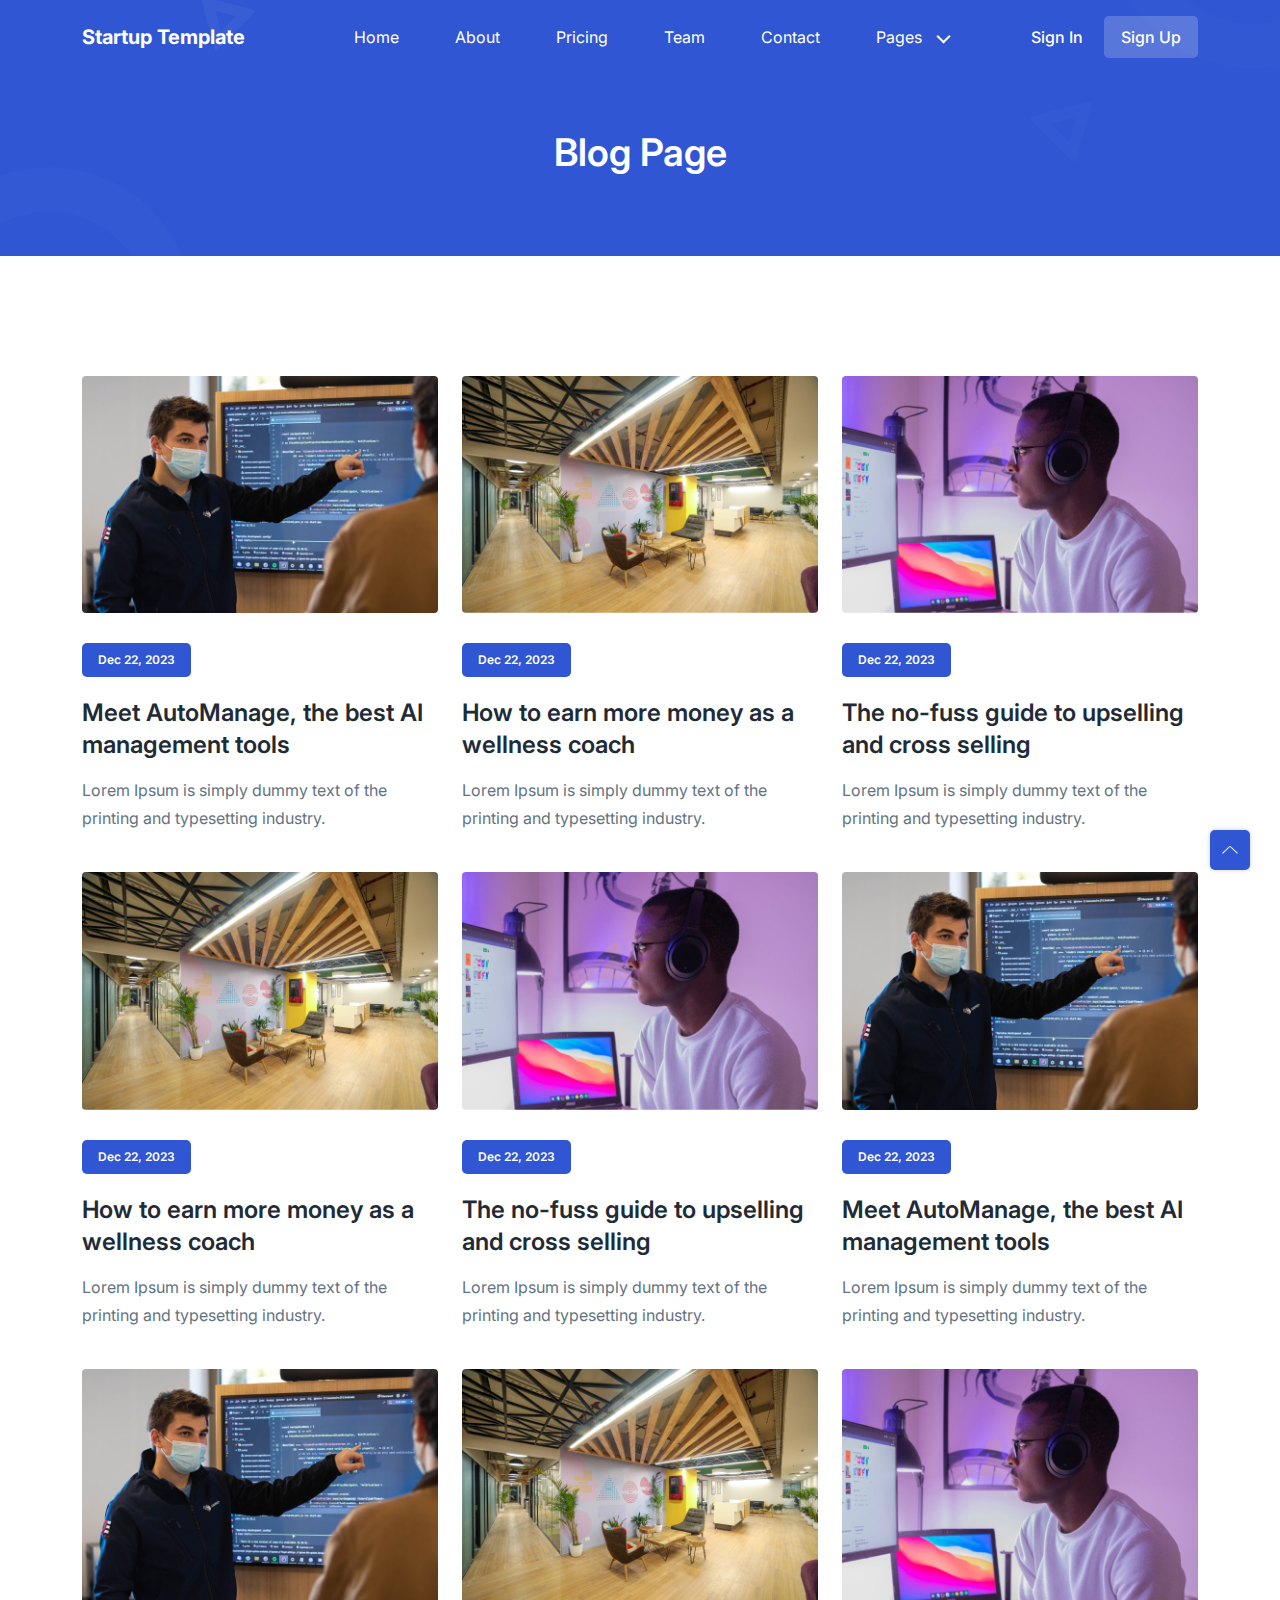
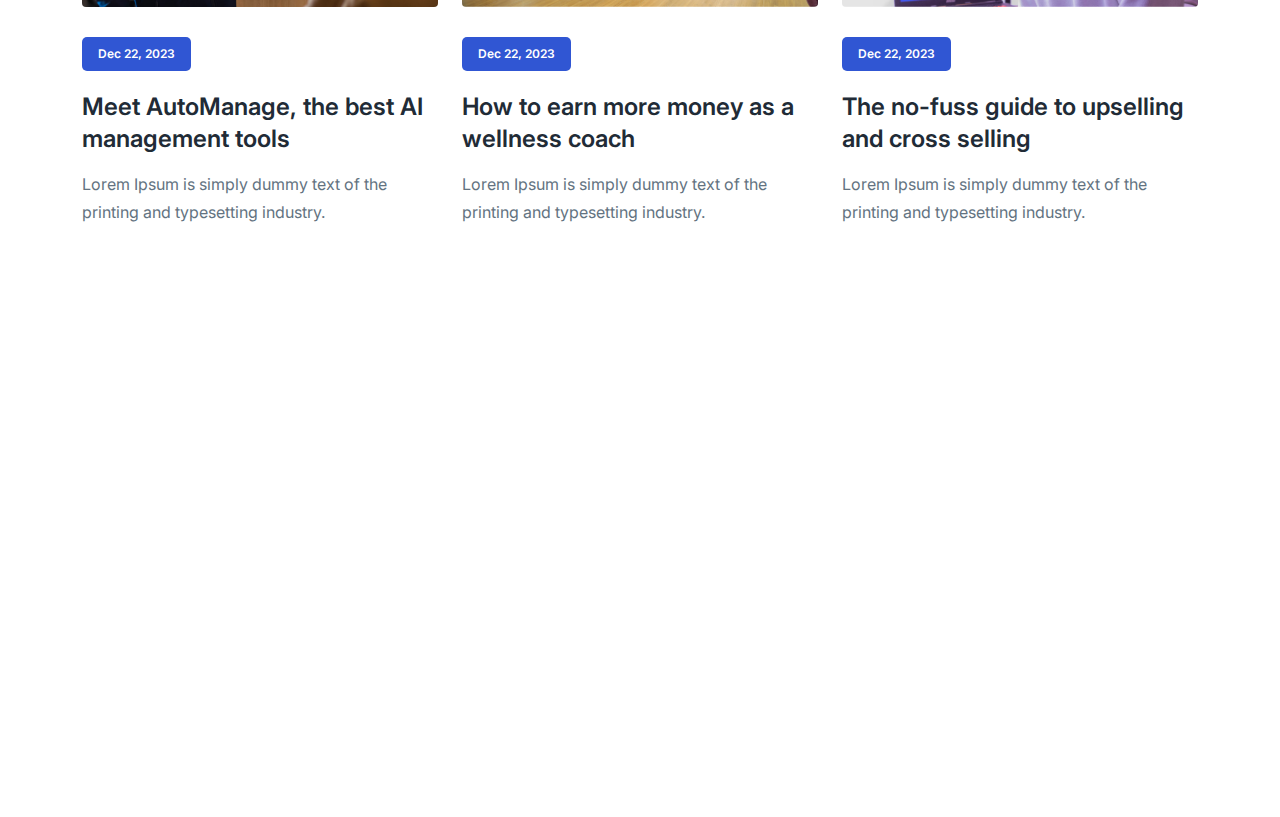
<file: blog.html>
<!doctype html>
<html lang="en">
  <head>
    <meta charset="UTF-8" />
    <meta http-equiv="X-UA-Compatible" content="IE=edge" />
    <meta name="viewport" content="width=device-width, initial-scale=1.0" />
    <title>Play | Open source Project by UIdeck</title>

    <!--====== Favicon Icon ======-->
    <link
      rel="shortcut icon"
      href="assets/images/favicon.svg"
      type="image/svg"
    />

    <!-- ===== All CSS files ===== -->
    <link rel="stylesheet" href="assets/css/bootstrap.min.css" />
    <link rel="stylesheet" href="assets/css/animate.css" />
    <link rel="stylesheet" href="assets/css/lineicons.css" />
    <link rel="stylesheet" href="assets/css/ud-styles.css" />
  </head>
  <body>
    <!-- ====== Header Start ====== -->
    <header class="ud-header">
      <div class="container">
        <div class="row">
          <div class="col-lg-12">
            <nav class="navbar navbar-expand-lg">
              <a class="navbar-brand" href="index.html">
                <span class="fw-bold text-white startup-logo"
                  >Startup Template</span
                >
              </a>
              <button class="navbar-toggler">
                <span class="toggler-icon"> </span>
                <span class="toggler-icon"> </span>
                <span class="toggler-icon"> </span>
              </button>

              <div class="navbar-collapse">
                <ul id="nav" class="navbar-nav mx-auto">
                  <li class="nav-item">
                    <a class="ud-menu-scroll" href="#home">Home</a>
                  </li>

                  <li class="nav-item">
                    <a class="ud-menu-scroll" href="#about">About</a>
                  </li>
                  <li class="nav-item">
                    <a class="ud-menu-scroll" href="#pricing">Pricing</a>
                  </li>
                  <li class="nav-item">
                    <a class="ud-menu-scroll" href="#team">Team</a>
                  </li>
                  <li class="nav-item">
                    <a class="ud-menu-scroll" href="#contact">Contact</a>
                  </li>
                  <li class="nav-item nav-item-has-children">
                    <a href="javascript:void(0)"> Pages </a>
                    <ul class="ud-submenu">
                      <li class="ud-submenu-item">
                        <a href="about.html" class="ud-submenu-link">
                          About Page
                        </a>
                      </li>
                      <li class="ud-submenu-item">
                        <a href="pricing.html" class="ud-submenu-link">
                          Pricing Page
                        </a>
                      </li>
                      <li class="ud-submenu-item">
                        <a href="contact.html" class="ud-submenu-link">
                          Contact Page
                        </a>
                      </li>
                      <li class="ud-submenu-item">
                        <a href="blog.html" class="ud-submenu-link">
                          Blog Grid Page
                        </a>
                      </li>
                      <li class="ud-submenu-item">
                        <a href="blog-details.html" class="ud-submenu-link">
                          Blog Details Page
                        </a>
                      </li>
                      <li class="ud-submenu-item">
                        <a href="login.html" class="ud-submenu-link">
                          Sign In Page
                        </a>
                      </li>
                      <li class="ud-submenu-item">
                        <a href="404.html" class="ud-submenu-link">404 Page</a>
                      </li>
                    </ul>
                  </li>
                </ul>
              </div>

              <div class="navbar-btn d-none d-sm-inline-block">
                <a href="login.html" class="ud-main-btn ud-login-btn">
                  Sign In
                </a>
                <a class="ud-main-btn ud-white-btn" href="javascript:void(0)">
                  Sign Up
                </a>
              </div>
            </nav>
          </div>
        </div>
      </div>
    </header>
    <!-- ====== Header End ====== -->

    <!-- ====== Banner Start ====== -->
    <section class="ud-page-banner">
      <div class="container">
        <div class="row">
          <div class="col-lg-12">
            <div class="ud-banner-content">
              <h1>Blog Page</h1>
            </div>
          </div>
        </div>
      </div>
    </section>
    <!-- ====== Banner End ====== -->

    <!-- ====== Blog Start ====== -->
    <section class="ud-blog-grids">
      <div class="container">
        <div class="row">
          <div class="col-lg-4 col-md-6">
            <div class="ud-single-blog">
              <div class="ud-blog-image">
                <a href="blog-details.html">
                  <img src="assets/images/blog/blog-01.jpg" alt="blog" />
                </a>
              </div>
              <div class="ud-blog-content">
                <span class="ud-blog-date">Dec 22, 2023</span>
                <h3 class="ud-blog-title">
                  <a href="blog-details.html">
                    Meet AutoManage, the best AI management tools
                  </a>
                </h3>
                <p class="ud-blog-desc">
                  Lorem Ipsum is simply dummy text of the printing and
                  typesetting industry.
                </p>
              </div>
            </div>
          </div>
          <div class="col-lg-4 col-md-6">
            <div class="ud-single-blog">
              <div class="ud-blog-image">
                <a href="blog-details.html">
                  <img src="assets/images/blog/blog-02.jpg" alt="blog" />
                </a>
              </div>
              <div class="ud-blog-content">
                <span class="ud-blog-date">Dec 22, 2023</span>
                <h3 class="ud-blog-title">
                  <a href="blog-details.html">
                    How to earn more money as a wellness coach
                  </a>
                </h3>
                <p class="ud-blog-desc">
                  Lorem Ipsum is simply dummy text of the printing and
                  typesetting industry.
                </p>
              </div>
            </div>
          </div>
          <div class="col-lg-4 col-md-6">
            <div class="ud-single-blog">
              <div class="ud-blog-image">
                <a href="blog-details.html">
                  <img src="assets/images/blog/blog-03.jpg" alt="blog" />
                </a>
              </div>
              <div class="ud-blog-content">
                <span class="ud-blog-date">Dec 22, 2023</span>
                <h3 class="ud-blog-title">
                  <a href="blog-details.html">
                    The no-fuss guide to upselling and cross selling
                  </a>
                </h3>
                <p class="ud-blog-desc">
                  Lorem Ipsum is simply dummy text of the printing and
                  typesetting industry.
                </p>
              </div>
            </div>
          </div>
          <div class="col-lg-4 col-md-6">
            <div class="ud-single-blog">
              <div class="ud-blog-image">
                <a href="blog-details.html">
                  <img src="assets/images/blog/blog-02.jpg" alt="blog" />
                </a>
              </div>
              <div class="ud-blog-content">
                <span class="ud-blog-date">Dec 22, 2023</span>
                <h3 class="ud-blog-title">
                  <a href="blog-details.html">
                    How to earn more money as a wellness coach
                  </a>
                </h3>
                <p class="ud-blog-desc">
                  Lorem Ipsum is simply dummy text of the printing and
                  typesetting industry.
                </p>
              </div>
            </div>
          </div>
          <div class="col-lg-4 col-md-6">
            <div class="ud-single-blog">
              <div class="ud-blog-image">
                <a href="blog-details.html">
                  <img src="assets/images/blog/blog-03.jpg" alt="blog" />
                </a>
              </div>
              <div class="ud-blog-content">
                <span class="ud-blog-date">Dec 22, 2023</span>
                <h3 class="ud-blog-title">
                  <a href="blog-details.html">
                    The no-fuss guide to upselling and cross selling
                  </a>
                </h3>
                <p class="ud-blog-desc">
                  Lorem Ipsum is simply dummy text of the printing and
                  typesetting industry.
                </p>
              </div>
            </div>
          </div>
          <div class="col-lg-4 col-md-6">
            <div class="ud-single-blog">
              <div class="ud-blog-image">
                <a href="blog-details.html">
                  <img src="assets/images/blog/blog-01.jpg" alt="blog" />
                </a>
              </div>
              <div class="ud-blog-content">
                <span class="ud-blog-date">Dec 22, 2023</span>
                <h3 class="ud-blog-title">
                  <a href="blog-details.html">
                    Meet AutoManage, the best AI management tools
                  </a>
                </h3>
                <p class="ud-blog-desc">
                  Lorem Ipsum is simply dummy text of the printing and
                  typesetting industry.
                </p>
              </div>
            </div>
          </div>
          <div class="col-lg-4 col-md-6">
            <div class="ud-single-blog">
              <div class="ud-blog-image">
                <a href="blog-details.html">
                  <img src="assets/images/blog/blog-01.jpg" alt="blog" />
                </a>
              </div>
              <div class="ud-blog-content">
                <span class="ud-blog-date">Dec 22, 2023</span>
                <h3 class="ud-blog-title">
                  <a href="blog-details.html">
                    Meet AutoManage, the best AI management tools
                  </a>
                </h3>
                <p class="ud-blog-desc">
                  Lorem Ipsum is simply dummy text of the printing and
                  typesetting industry.
                </p>
              </div>
            </div>
          </div>
          <div class="col-lg-4 col-md-6">
            <div class="ud-single-blog">
              <div class="ud-blog-image">
                <a href="blog-details.html">
                  <img src="assets/images/blog/blog-02.jpg" alt="blog" />
                </a>
              </div>
              <div class="ud-blog-content">
                <span class="ud-blog-date">Dec 22, 2023</span>
                <h3 class="ud-blog-title">
                  <a href="blog-details.html">
                    How to earn more money as a wellness coach
                  </a>
                </h3>
                <p class="ud-blog-desc">
                  Lorem Ipsum is simply dummy text of the printing and
                  typesetting industry.
                </p>
              </div>
            </div>
          </div>
          <div class="col-lg-4 col-md-6">
            <div class="ud-single-blog">
              <div class="ud-blog-image">
                <a href="blog-details.html">
                  <img src="assets/images/blog/blog-03.jpg" alt="blog" />
                </a>
              </div>
              <div class="ud-blog-content">
                <span class="ud-blog-date">Dec 22, 2023</span>
                <h3 class="ud-blog-title">
                  <a href="blog-details.html">
                    The no-fuss guide to upselling and cross selling
                  </a>
                </h3>
                <p class="ud-blog-desc">
                  Lorem Ipsum is simply dummy text of the printing and
                  typesetting industry.
                </p>
              </div>
            </div>
          </div>
        </div>
      </div>
    </section>
    <!-- ====== Blog End ====== -->

    <!-- ====== Footer Start ====== -->
    <footer class="ud-footer wow fadeInUp" data-wow-delay=".15s">
      <div class="shape shape-1">
        <img src="assets/images/footer/shape-1.svg" alt="shape" />
      </div>
      <div class="shape shape-2">
        <img src="assets/images/footer/shape-2.svg" alt="shape" />
      </div>
      <div class="shape shape-3">
        <img src="assets/images/footer/shape-3.svg" alt="shape" />
      </div>
      <div class="ud-footer-widgets">
        <div class="container">
          <div class="row">
            <div class="col-xl-3 col-lg-4 col-md-6">
              <div class="ud-widget">
                <a href="index.html" class="ud-footer-logo">
                  <span class="fw-bold text-white startup-logo"
                    >Startup Template</span
                  >
                </a>
                <p class="ud-widget-desc">
                  We create digital experiences for brands and companies by
                  using technology.
                </p>
                <ul class="ud-widget-socials">
                  <li>
                    <a href="https://twitter.com/MusharofChy">
                      <i class="lni lni-facebook-filled"></i>
                    </a>
                  </li>
                  <li>
                    <a href="https://twitter.com/MusharofChy">
                      <i class="lni lni-twitter-filled"></i>
                    </a>
                  </li>
                  <li>
                    <a href="https://twitter.com/MusharofChy">
                      <i class="lni lni-instagram-filled"></i>
                    </a>
                  </li>
                  <li>
                    <a href="https://twitter.com/MusharofChy">
                      <i class="lni lni-linkedin-original"></i>
                    </a>
                  </li>
                </ul>
              </div>
            </div>

            <div class="col-xl-2 col-lg-2 col-md-6 col-sm-6">
              <div class="ud-widget">
                <h5 class="ud-widget-title">About Us</h5>
                <ul class="ud-widget-links">
                  <li>
                    <a href="javascript:void(0)">Home</a>
                  </li>
                  <li>
                    <a href="javascript:void(0)">Features</a>
                  </li>
                  <li>
                    <a href="javascript:void(0)">About</a>
                  </li>
                  <li>
                    <a href="javascript:void(0)">Testimonial</a>
                  </li>
                </ul>
              </div>
            </div>
            <div class="col-xl-2 col-lg-3 col-md-6 col-sm-6">
              <div class="ud-widget">
                <h5 class="ud-widget-title">Features</h5>
                <ul class="ud-widget-links">
                  <li>
                    <a href="javascript:void(0)">How it works</a>
                  </li>
                  <li>
                    <a href="javascript:void(0)">Privacy policy</a>
                  </li>
                  <li>
                    <a href="javascript:void(0)">Terms of service</a>
                  </li>
                  <li>
                    <a href="javascript:void(0)">Refund policy</a>
                  </li>
                </ul>
              </div>
            </div>
            <div class="col-xl-2 col-lg-3 col-md-6 col-sm-6">
              <div class="ud-widget">
                <h5 class="ud-widget-title">Our Products</h5>
                <ul class="ud-widget-links">
                  <li>
                    <a
                      href="https://lineicons.com/"
                      rel="nofollow noopner"
                      target="_blank"
                      >Lineicons
                    </a>
                  </li>
                  <li>
                    <a
                      href="https://ecommercehtml.com/"
                      rel="nofollow noopner"
                      target="_blank"
                      >Ecommerce HTML</a
                    >
                  </li>
                  <li>
                    <a
                      href="https://ayroui.com/"
                      rel="nofollow noopner"
                      target="_blank"
                      >Ayro UI</a
                    >
                  </li>
                  <li>
                    <a
                      href="https://graygrids.com/"
                      rel="nofollow noopner"
                      target="_blank"
                      >Plain Admin</a
                    >
                  </li>
                </ul>
              </div>
            </div>
            <div class="col-xl-3 col-lg-6 col-md-8 col-sm-10">
              <div class="ud-widget">
                <h5 class="ud-widget-title">Partners</h5>
                <ul class="ud-widget-brands">
                  <li>
                    <a
                      href="https://ayroui.com/"
                      rel="nofollow noopner"
                      target="_blank"
                    >
                      <img
                        src="assets/images/footer/brands/ayroui.svg"
                        alt="ayroui"
                      />
                    </a>
                  </li>
                  <li>
                    <a
                      href="https://ecommercehtml.com/"
                      rel="nofollow noopner"
                      target="_blank"
                    >
                      <img
                        src="assets/images/footer/brands/ecommerce-html.svg"
                        alt="ecommerce-html"
                      />
                    </a>
                  </li>
                  <li>
                    <a
                      href="https://graygrids.com/"
                      rel="nofollow noopner"
                      target="_blank"
                    >
                      <img
                        src="assets/images/footer/brands/graygrids.svg"
                        alt="graygrids"
                      />
                    </a>
                  </li>
                  <li>
                    <a
                      href="https://lineicons.com/"
                      rel="nofollow noopner"
                      target="_blank"
                    >
                      <img
                        src="assets/images/footer/brands/lineicons.svg"
                        alt="lineicons"
                      />
                    </a>
                  </li>
                  <li>
                    <a
                      href="https://uideck.com/"
                      rel="nofollow noopner"
                      target="_blank"
                    >
                      <img
                        src="assets/images/footer/brands/uideck.svg"
                        alt="uideck"
                      />
                    </a>
                  </li>
                  <li>
                    <a
                      href="https://tailwindtemplates.co/"
                      rel="nofollow noopner"
                      target="_blank"
                    >
                      <img
                        src="assets/images/footer/brands/tailwindtemplates.svg"
                        alt="tailwindtemplates"
                      />
                    </a>
                  </li>
                </ul>
              </div>
            </div>
          </div>
        </div>
      </div>
      <div class="ud-footer-bottom">
        <div class="container">
          <div class="row">
            <div class="col-md-8">
              <ul class="ud-footer-bottom-left">
                <li>
                  <a href="javascript:void(0)">Privacy policy</a>
                </li>
                <li>
                  <a href="javascript:void(0)">Support policy</a>
                </li>
                <li>
                  <a href="javascript:void(0)">Terms of service</a>
                </li>
              </ul>
            </div>
            <div class="col-md-4">
              <p class="ud-footer-bottom-right">
                Designed and Developed by
                <a href="https://hau.xyz" rel="nofollow">haudev</a>
              </p>
            </div>
          </div>
        </div>
      </div>
    </footer>
    <!-- ====== Footer End ====== -->

    <!-- ====== Back To Top Start ====== -->
    <a href="javascript:void(0)" class="back-to-top">
      <i class="lni lni-chevron-up"> </i>
    </a>
    <!-- ====== Back To Top End ====== -->

    <!-- ====== All Javascript Files ====== -->
    <script src="assets/js/bootstrap.bundle.min.js"></script>
    <script src="assets/js/wow.min.js"></script>
    <script src="assets/js/main.js"></script>
  </body>
</html>
</file>
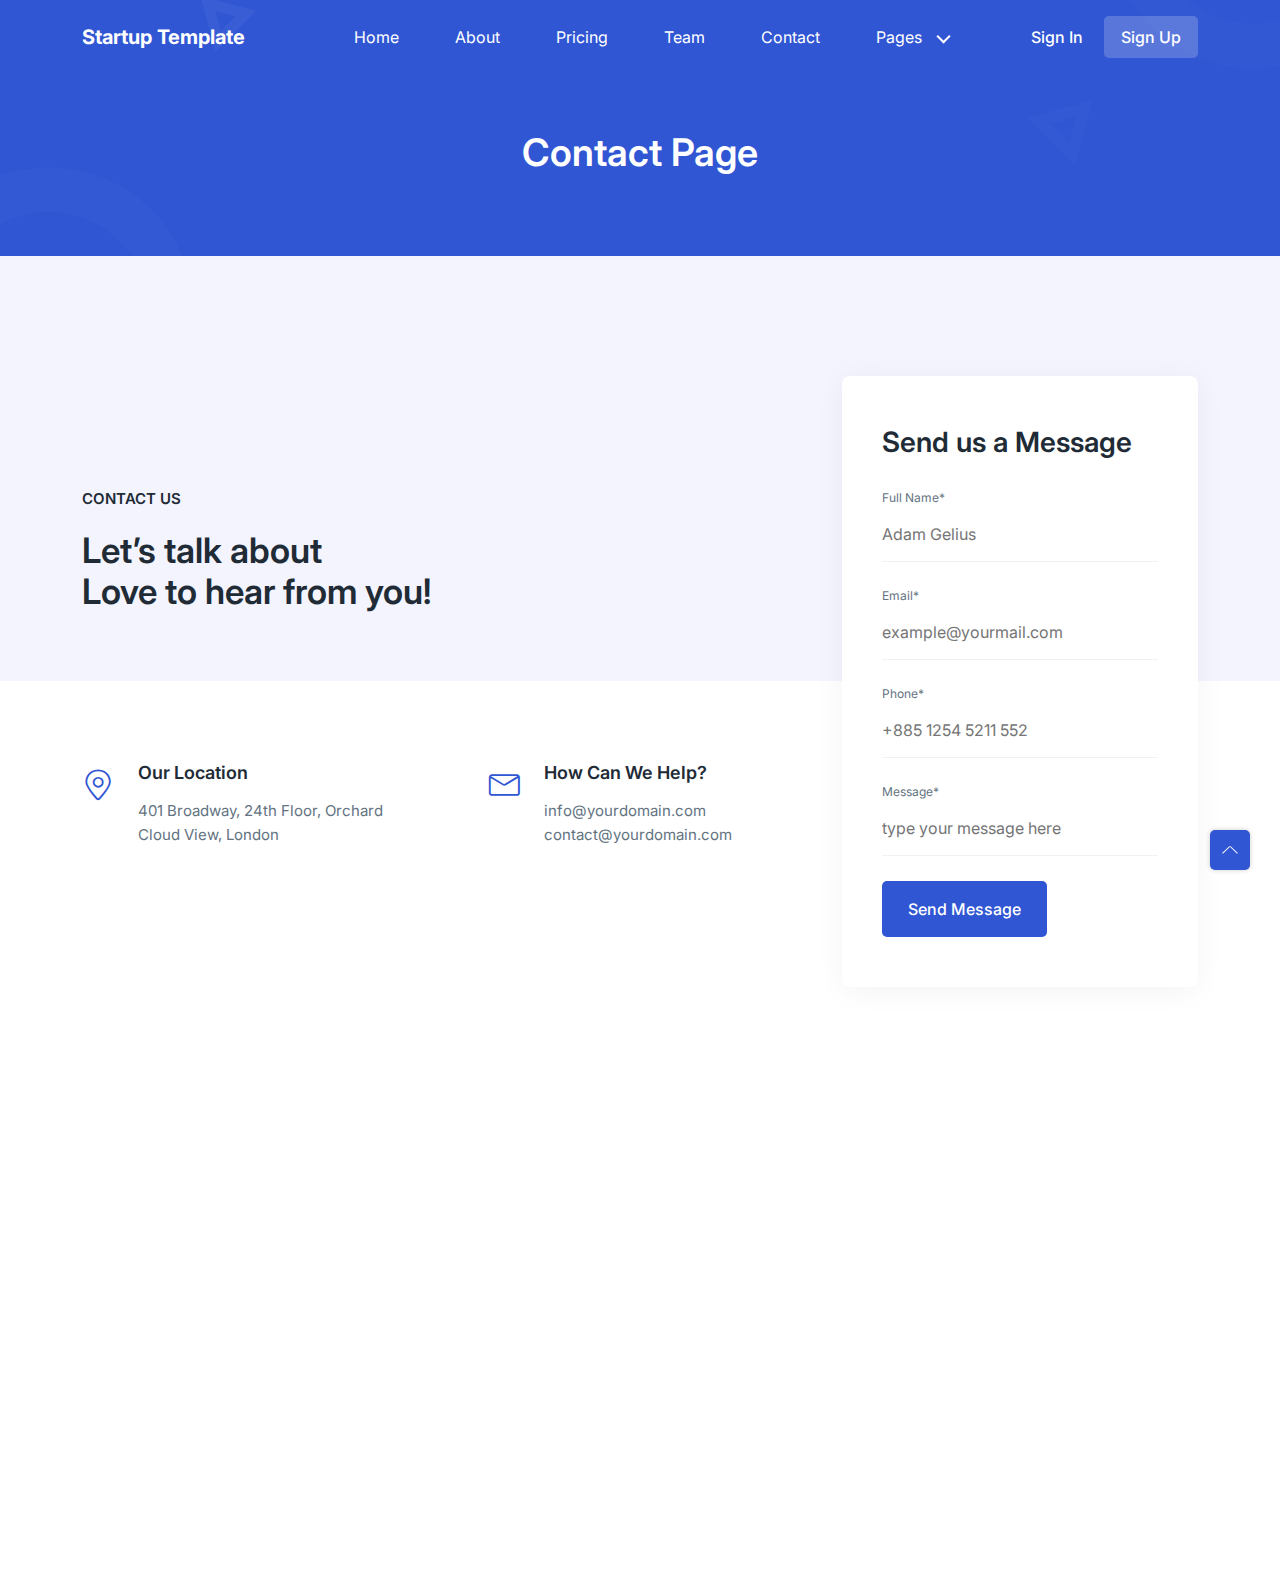
<file: contact.html>
<!doctype html>
<html lang="en">
  <head>
    <meta charset="UTF-8" />
    <meta http-equiv="X-UA-Compatible" content="IE=edge" />
    <meta name="viewport" content="width=device-width, initial-scale=1.0" />
    <title>Play | Open source Project by UIdeck</title>

    <!--====== Favicon Icon ======-->
    <link
      rel="shortcut icon"
      href="assets/images/favicon.svg"
      type="image/svg"
    />

    <!-- ===== All CSS files ===== -->
    <link rel="stylesheet" href="assets/css/bootstrap.min.css" />
    <link rel="stylesheet" href="assets/css/animate.css" />
    <link rel="stylesheet" href="assets/css/lineicons.css" />
    <link rel="stylesheet" href="assets/css/ud-styles.css" />
  </head>
  <body>
    <!-- ====== Header Start ====== -->
    <header class="ud-header">
      <div class="container">
        <div class="row">
          <div class="col-lg-12">
            <nav class="navbar navbar-expand-lg">
              <a class="navbar-brand" href="index.html">
                <span class="fw-bold text-white startup-logo"
                  >Startup Template</span
                >
              </a>
              <button class="navbar-toggler">
                <span class="toggler-icon"> </span>
                <span class="toggler-icon"> </span>
                <span class="toggler-icon"> </span>
              </button>

              <div class="navbar-collapse">
                <ul id="nav" class="navbar-nav mx-auto">
                  <li class="nav-item">
                    <a class="ud-menu-scroll" href="#home">Home</a>
                  </li>

                  <li class="nav-item">
                    <a class="ud-menu-scroll" href="#about">About</a>
                  </li>
                  <li class="nav-item">
                    <a class="ud-menu-scroll" href="#pricing">Pricing</a>
                  </li>
                  <li class="nav-item">
                    <a class="ud-menu-scroll" href="#team">Team</a>
                  </li>
                  <li class="nav-item">
                    <a class="ud-menu-scroll" href="#contact">Contact</a>
                  </li>
                  <li class="nav-item nav-item-has-children">
                    <a href="javascript:void(0)"> Pages </a>
                    <ul class="ud-submenu">
                      <li class="ud-submenu-item">
                        <a href="about.html" class="ud-submenu-link">
                          About Page
                        </a>
                      </li>
                      <li class="ud-submenu-item">
                        <a href="pricing.html" class="ud-submenu-link">
                          Pricing Page
                        </a>
                      </li>
                      <li class="ud-submenu-item">
                        <a href="contact.html" class="ud-submenu-link">
                          Contact Page
                        </a>
                      </li>
                      <li class="ud-submenu-item">
                        <a href="blog.html" class="ud-submenu-link">
                          Blog Grid Page
                        </a>
                      </li>
                      <li class="ud-submenu-item">
                        <a href="blog-details.html" class="ud-submenu-link">
                          Blog Details Page
                        </a>
                      </li>
                      <li class="ud-submenu-item">
                        <a href="login.html" class="ud-submenu-link">
                          Sign In Page
                        </a>
                      </li>
                      <li class="ud-submenu-item">
                        <a href="404.html" class="ud-submenu-link">404 Page</a>
                      </li>
                    </ul>
                  </li>
                </ul>
              </div>

              <div class="navbar-btn d-none d-sm-inline-block">
                <a href="login.html" class="ud-main-btn ud-login-btn">
                  Sign In
                </a>
                <a class="ud-main-btn ud-white-btn" href="javascript:void(0)">
                  Sign Up
                </a>
              </div>
            </nav>
          </div>
        </div>
      </div>
    </header>
    <!-- ====== Header End ====== -->

    <!-- ====== Banner Start ====== -->
    <section class="ud-page-banner">
      <div class="container">
        <div class="row">
          <div class="col-lg-12">
            <div class="ud-banner-content">
              <h1>Contact Page</h1>
            </div>
          </div>
        </div>
      </div>
    </section>
    <!-- ====== Banner End ====== -->

    <!-- ====== Contact Start ====== -->
    <section id="contact" class="ud-contact">
      <div class="container">
        <div class="row align-items-center">
          <div class="col-xl-8 col-lg-7">
            <div class="ud-contact-content-wrapper">
              <div class="ud-contact-title">
                <span>CONTACT US</span>
                <h2>
                  Let’s talk about <br />
                  Love to hear from you!
                </h2>
              </div>
              <div class="ud-contact-info-wrapper">
                <div class="ud-single-info">
                  <div class="ud-info-icon">
                    <i class="lni lni-map-marker"></i>
                  </div>
                  <div class="ud-info-meta">
                    <h5>Our Location</h5>
                    <p>401 Broadway, 24th Floor, Orchard Cloud View, London</p>
                  </div>
                </div>
                <div class="ud-single-info">
                  <div class="ud-info-icon">
                    <i class="lni lni-envelope"></i>
                  </div>
                  <div class="ud-info-meta">
                    <h5>How Can We Help?</h5>
                    <p>info@yourdomain.com</p>
                    <p>contact@yourdomain.com</p>
                  </div>
                </div>
              </div>
            </div>
          </div>
          <div class="col-xl-4 col-lg-5">
            <div
              class="ud-contact-form-wrapper wow fadeInUp"
              data-wow-delay=".2s"
            >
              <h3 class="ud-contact-form-title">Send us a Message</h3>
              <form class="ud-contact-form">
                <div class="ud-form-group">
                  <label for="fullName">Full Name*</label>
                  <input
                    type="text"
                    name="fullName"
                    placeholder="Adam Gelius"
                  />
                </div>
                <div class="ud-form-group">
                  <label for="email">Email*</label>
                  <input
                    type="email"
                    name="email"
                    placeholder="example@yourmail.com"
                  />
                </div>
                <div class="ud-form-group">
                  <label for="phone">Phone*</label>
                  <input
                    type="text"
                    name="phone"
                    placeholder="+885 1254 5211 552"
                  />
                </div>
                <div class="ud-form-group">
                  <label for="message">Message*</label>
                  <textarea
                    name="message"
                    rows="1"
                    placeholder="type your message here"
                  ></textarea>
                </div>
                <div class="ud-form-group mb-0">
                  <button type="submit" class="ud-main-btn">
                    Send Message
                  </button>
                </div>
              </form>
            </div>
          </div>
        </div>
      </div>
    </section>
    <!-- ====== Contact End ====== -->

    <!-- ====== Footer Start ====== -->
    <footer class="ud-footer wow fadeInUp" data-wow-delay=".15s">
      <div class="shape shape-1">
        <img src="assets/images/footer/shape-1.svg" alt="shape" />
      </div>
      <div class="shape shape-2">
        <img src="assets/images/footer/shape-2.svg" alt="shape" />
      </div>
      <div class="shape shape-3">
        <img src="assets/images/footer/shape-3.svg" alt="shape" />
      </div>
      <div class="ud-footer-widgets">
        <div class="container">
          <div class="row">
            <div class="col-xl-3 col-lg-4 col-md-6">
              <div class="ud-widget">
                <a href="index.html" class="ud-footer-logo">
                  <span class="fw-bold text-white startup-logo"
                    >Startup Template</span
                  >
                </a>
                <p class="ud-widget-desc">
                  We create digital experiences for brands and companies by
                  using technology.
                </p>
                <ul class="ud-widget-socials">
                  <li>
                    <a href="https://twitter.com/MusharofChy">
                      <i class="lni lni-facebook-filled"></i>
                    </a>
                  </li>
                  <li>
                    <a href="https://twitter.com/MusharofChy">
                      <i class="lni lni-twitter-filled"></i>
                    </a>
                  </li>
                  <li>
                    <a href="https://twitter.com/MusharofChy">
                      <i class="lni lni-instagram-filled"></i>
                    </a>
                  </li>
                  <li>
                    <a href="https://twitter.com/MusharofChy">
                      <i class="lni lni-linkedin-original"></i>
                    </a>
                  </li>
                </ul>
              </div>
            </div>

            <div class="col-xl-2 col-lg-2 col-md-6 col-sm-6">
              <div class="ud-widget">
                <h5 class="ud-widget-title">About Us</h5>
                <ul class="ud-widget-links">
                  <li>
                    <a href="javascript:void(0)">Home</a>
                  </li>
                  <li>
                    <a href="javascript:void(0)">Features</a>
                  </li>
                  <li>
                    <a href="javascript:void(0)">About</a>
                  </li>
                  <li>
                    <a href="javascript:void(0)">Testimonial</a>
                  </li>
                </ul>
              </div>
            </div>
            <div class="col-xl-2 col-lg-3 col-md-6 col-sm-6">
              <div class="ud-widget">
                <h5 class="ud-widget-title">Features</h5>
                <ul class="ud-widget-links">
                  <li>
                    <a href="javascript:void(0)">How it works</a>
                  </li>
                  <li>
                    <a href="javascript:void(0)">Privacy policy</a>
                  </li>
                  <li>
                    <a href="javascript:void(0)">Terms of service</a>
                  </li>
                  <li>
                    <a href="javascript:void(0)">Refund policy</a>
                  </li>
                </ul>
              </div>
            </div>
            <div class="col-xl-2 col-lg-3 col-md-6 col-sm-6">
              <div class="ud-widget">
                <h5 class="ud-widget-title">Our Products</h5>
                <ul class="ud-widget-links">
                  <li>
                    <a
                      href="https://lineicons.com/"
                      rel="nofollow noopner"
                      target="_blank"
                      >Lineicons
                    </a>
                  </li>
                  <li>
                    <a
                      href="https://ecommercehtml.com/"
                      rel="nofollow noopner"
                      target="_blank"
                      >Ecommerce HTML</a
                    >
                  </li>
                  <li>
                    <a
                      href="https://ayroui.com/"
                      rel="nofollow noopner"
                      target="_blank"
                      >Ayro UI</a
                    >
                  </li>
                  <li>
                    <a
                      href="https://graygrids.com/"
                      rel="nofollow noopner"
                      target="_blank"
                      >Plain Admin</a
                    >
                  </li>
                </ul>
              </div>
            </div>
            <div class="col-xl-3 col-lg-6 col-md-8 col-sm-10">
              <div class="ud-widget">
                <h5 class="ud-widget-title">Partners</h5>
                <ul class="ud-widget-brands">
                  <li>
                    <a
                      href="https://ayroui.com/"
                      rel="nofollow noopner"
                      target="_blank"
                    >
                      <img
                        src="assets/images/footer/brands/ayroui.svg"
                        alt="ayroui"
                      />
                    </a>
                  </li>
                  <li>
                    <a
                      href="https://ecommercehtml.com/"
                      rel="nofollow noopner"
                      target="_blank"
                    >
                      <img
                        src="assets/images/footer/brands/ecommerce-html.svg"
                        alt="ecommerce-html"
                      />
                    </a>
                  </li>
                  <li>
                    <a
                      href="https://graygrids.com/"
                      rel="nofollow noopner"
                      target="_blank"
                    >
                      <img
                        src="assets/images/footer/brands/graygrids.svg"
                        alt="graygrids"
                      />
                    </a>
                  </li>
                  <li>
                    <a
                      href="https://lineicons.com/"
                      rel="nofollow noopner"
                      target="_blank"
                    >
                      <img
                        src="assets/images/footer/brands/lineicons.svg"
                        alt="lineicons"
                      />
                    </a>
                  </li>
                  <li>
                    <a
                      href="https://uideck.com/"
                      rel="nofollow noopner"
                      target="_blank"
                    >
                      <img
                        src="assets/images/footer/brands/uideck.svg"
                        alt="uideck"
                      />
                    </a>
                  </li>
                  <li>
                    <a
                      href="https://tailwindtemplates.co/"
                      rel="nofollow noopner"
                      target="_blank"
                    >
                      <img
                        src="assets/images/footer/brands/tailwindtemplates.svg"
                        alt="tailwindtemplates"
                      />
                    </a>
                  </li>
                </ul>
              </div>
            </div>
          </div>
        </div>
      </div>
      <div class="ud-footer-bottom">
        <div class="container">
          <div class="row">
            <div class="col-md-8">
              <ul class="ud-footer-bottom-left">
                <li>
                  <a href="javascript:void(0)">Privacy policy</a>
                </li>
                <li>
                  <a href="javascript:void(0)">Support policy</a>
                </li>
                <li>
                  <a href="javascript:void(0)">Terms of service</a>
                </li>
              </ul>
            </div>
            <div class="col-md-4">
              <p class="ud-footer-bottom-right">
                Designed and Developed by
                <a href="https://hau.xyz" rel="nofollow">haudev</a>
              </p>
            </div>
          </div>
        </div>
      </div>
    </footer>
    <!-- ====== Footer End ====== -->

    <!-- ====== Back To Top Start ====== -->
    <a href="javascript:void(0)" class="back-to-top">
      <i class="lni lni-chevron-up"> </i>
    </a>
    <!-- ====== Back To Top End ====== -->

    <!-- ====== All Javascript Files ====== -->
    <script src="assets/js/bootstrap.bundle.min.js"></script>
    <script src="assets/js/wow.min.js"></script>
    <script src="assets/js/main.js"></script>
  </body>
</html>
</file>
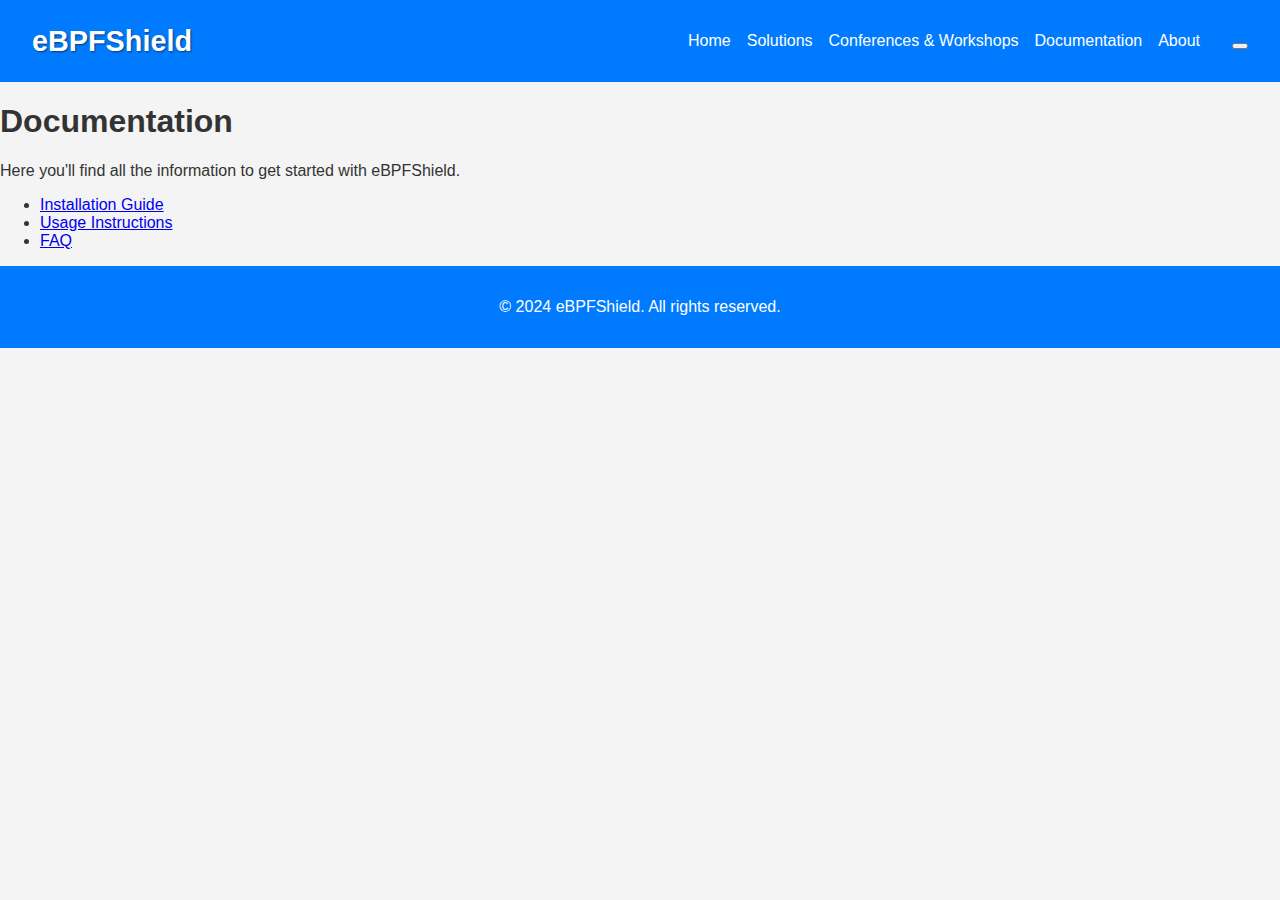
<file: documentation.html>
<!doctype html>
<html lang="en">
  <head>
    <meta charset="UTF-8" />
    <meta name="viewport" content="width=device-width, initial-scale=1.0" />
    <title>Documentation - eBPFShield</title>
    <link rel="stylesheet" href="styles.css" />
  </head>
  <body>
    <header>
      <div class="logo">eBPFShield</div>
      <nav>
        <ul>
          <li><a href="index.html">Home</a></li>
          <li><a href="#solutions">Solutions</a></li>
          <li><a href="#conferences">Conferences & Workshops</a></li>
          <li><a href="documentation.html">Documentation</a></li>
          <li><a href="#about">About</a></li>
          <li>
            <a href="https://github.com/sagarbhure/eBPFShield" target="_blank">
              <i class="fab fa-github"></i>
            </a>
          </li>
          <li>
            <button id="theme-toggle" aria-label="Toggle theme">
              <i class="fas fa-sun"></i>
            </button>
          </li>
        </ul>
      </nav>
    </header>

    <main>
      <section>
        <h1>Documentation</h1>
        <p>
          Here you'll find all the information to get started with eBPFShield.
        </p>
        <ul>
          <li><a href="#installation">Installation Guide</a></li>
          <li><a href="#usage">Usage Instructions</a></li>
          <li><a href="#faq">FAQ</a></li>
        </ul>
      </section>
    </main>

    <footer>
      <p>&copy; 2024 eBPFShield. All rights reserved.</p>
    </footer>

    <script src="script.js"></script>
  </body>
</html>
</file>
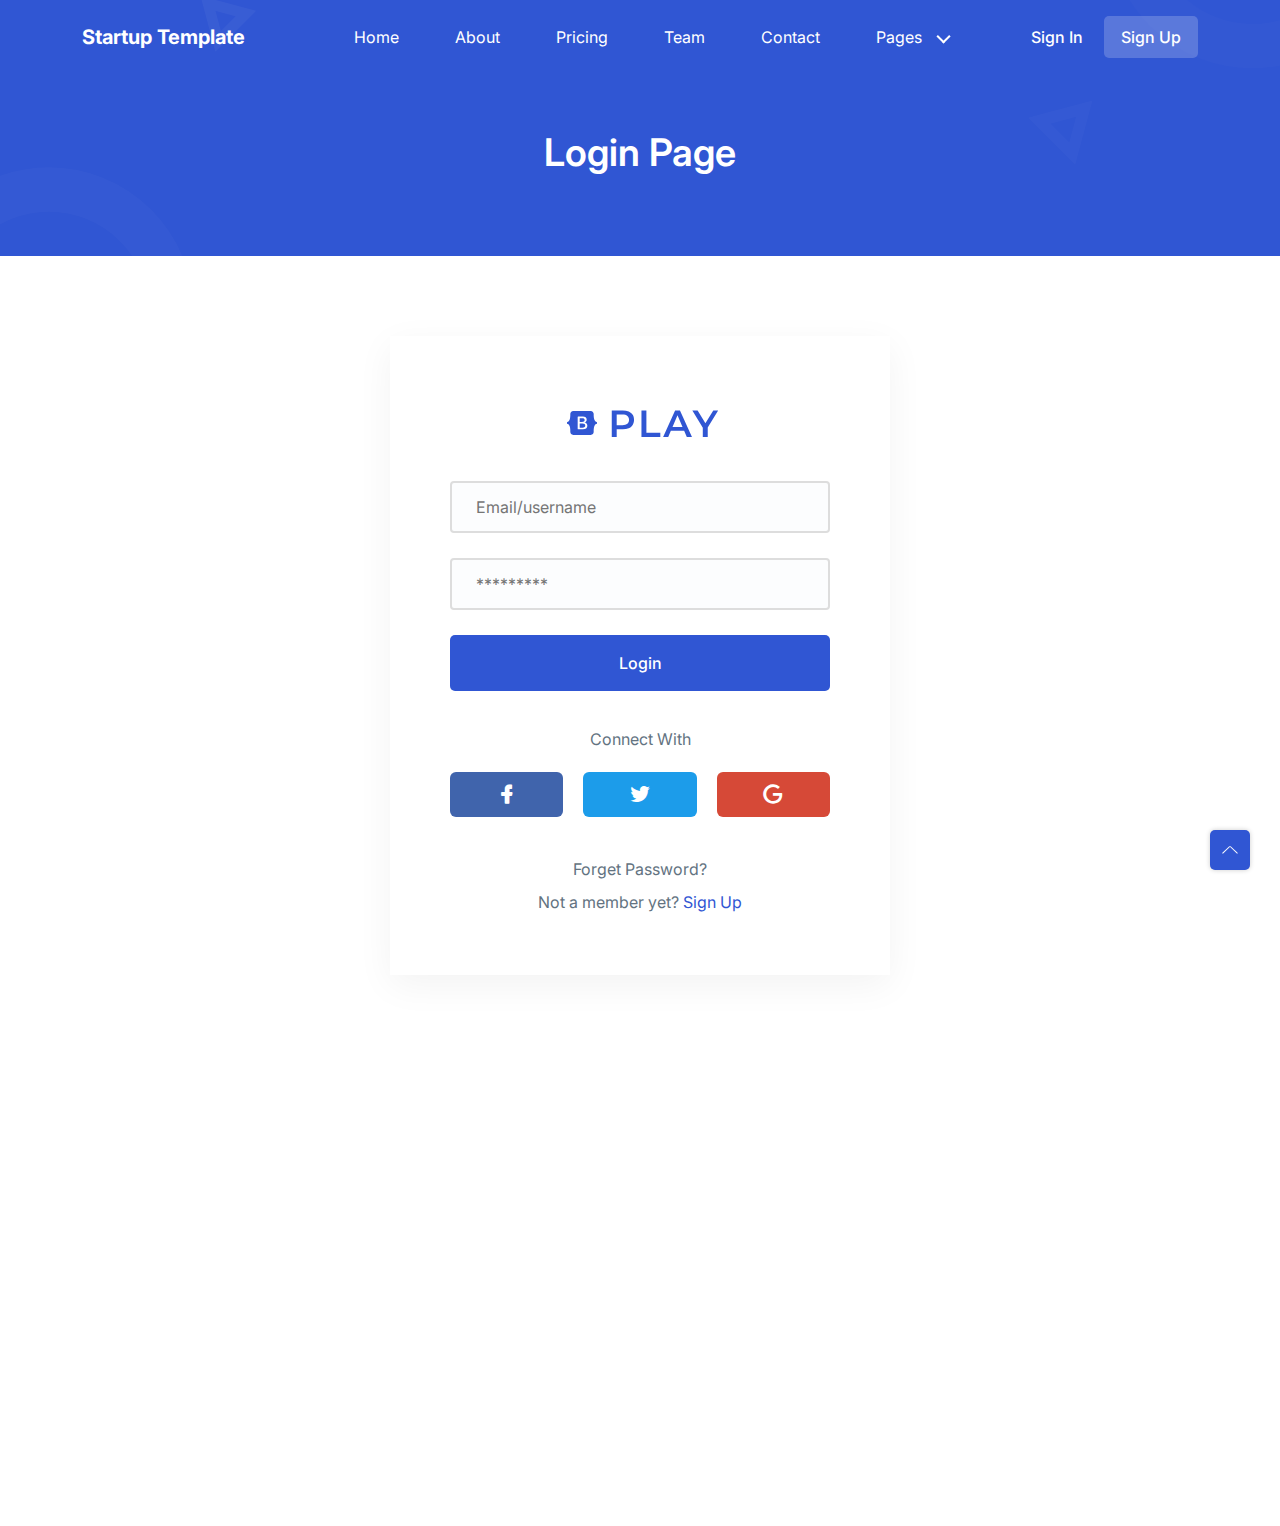
<file: login.html>
<!doctype html>
<html lang="en">
  <head>
    <meta charset="UTF-8" />
    <meta http-equiv="X-UA-Compatible" content="IE=edge" />
    <meta name="viewport" content="width=device-width, initial-scale=1.0" />
    <title>Play | Open source Project by UIdeck</title>

    <!--====== Favicon Icon ======-->
    <link
      rel="shortcut icon"
      href="assets/images/favicon.svg"
      type="image/svg"
    />

    <!-- ===== All CSS files ===== -->
    <link rel="stylesheet" href="assets/css/bootstrap.min.css" />
    <link rel="stylesheet" href="assets/css/animate.css" />
    <link rel="stylesheet" href="assets/css/lineicons.css" />
    <link rel="stylesheet" href="assets/css/ud-styles.css" />
  </head>
  <body>
    <!-- ====== Header Start ====== -->
    <header class="ud-header">
      <div class="container">
        <div class="row">
          <div class="col-lg-12">
            <nav class="navbar navbar-expand-lg">
              <a class="navbar-brand" href="index.html">
                <span class="fw-bold text-white startup-logo"
                  >Startup Template</span
                >
              </a>
              <button class="navbar-toggler">
                <span class="toggler-icon"> </span>
                <span class="toggler-icon"> </span>
                <span class="toggler-icon"> </span>
              </button>

              <div class="navbar-collapse">
                <ul id="nav" class="navbar-nav mx-auto">
                  <li class="nav-item">
                    <a class="ud-menu-scroll" href="#home">Home</a>
                  </li>

                  <li class="nav-item">
                    <a class="ud-menu-scroll" href="#about">About</a>
                  </li>
                  <li class="nav-item">
                    <a class="ud-menu-scroll" href="#pricing">Pricing</a>
                  </li>
                  <li class="nav-item">
                    <a class="ud-menu-scroll" href="#team">Team</a>
                  </li>
                  <li class="nav-item">
                    <a class="ud-menu-scroll" href="#contact">Contact</a>
                  </li>
                  <li class="nav-item nav-item-has-children">
                    <a href="javascript:void(0)"> Pages </a>
                    <ul class="ud-submenu">
                      <li class="ud-submenu-item">
                        <a href="about.html" class="ud-submenu-link">
                          About Page
                        </a>
                      </li>
                      <li class="ud-submenu-item">
                        <a href="pricing.html" class="ud-submenu-link">
                          Pricing Page
                        </a>
                      </li>
                      <li class="ud-submenu-item">
                        <a href="contact.html" class="ud-submenu-link">
                          Contact Page
                        </a>
                      </li>
                      <li class="ud-submenu-item">
                        <a href="blog.html" class="ud-submenu-link">
                          Blog Grid Page
                        </a>
                      </li>
                      <li class="ud-submenu-item">
                        <a href="blog-details.html" class="ud-submenu-link">
                          Blog Details Page
                        </a>
                      </li>
                      <li class="ud-submenu-item">
                        <a href="login.html" class="ud-submenu-link">
                          Sign In Page
                        </a>
                      </li>
                      <li class="ud-submenu-item">
                        <a href="404.html" class="ud-submenu-link">404 Page</a>
                      </li>
                    </ul>
                  </li>
                </ul>
              </div>

              <div class="navbar-btn d-none d-sm-inline-block">
                <a href="login.html" class="ud-main-btn ud-login-btn">
                  Sign In
                </a>
                <a class="ud-main-btn ud-white-btn" href="javascript:void(0)">
                  Sign Up
                </a>
              </div>
            </nav>
          </div>
        </div>
      </div>
    </header>
    <!-- ====== Header End ====== -->

    <!-- ====== Banner Start ====== -->
    <section class="ud-page-banner">
      <div class="container">
        <div class="row">
          <div class="col-lg-12">
            <div class="ud-banner-content">
              <h1>Login Page</h1>
            </div>
          </div>
        </div>
      </div>
    </section>
    <!-- ====== Banner End ====== -->

    <!-- ====== Login Start ====== -->
    <section class="ud-login">
      <div class="container">
        <div class="row">
          <div class="col-lg-12">
            <div class="ud-login-wrapper">
              <div class="ud-login-logo">
                <img src="assets/images/logo/logo-2.svg" alt="logo" />
              </div>
              <form class="ud-login-form">
                <div class="ud-form-group">
                  <input
                    type="email"
                    name="email"
                    placeholder="Email/username"
                  />
                </div>
                <div class="ud-form-group">
                  <input
                    type="password"
                    name="password"
                    placeholder="*********"
                  />
                </div>
                <div class="ud-form-group">
                  <button type="submit" class="ud-main-btn w-100">Login</button>
                </div>
              </form>

              <div class="ud-socials-connect">
                <p>Connect With</p>

                <ul>
                  <li>
                    <a href="javascript:void(0)" class="facebook">
                      <i class="lni lni-facebook-filled"></i>
                    </a>
                  </li>
                  <li>
                    <a href="javascript:void(0)" class="twitter">
                      <i class="lni lni-twitter-filled"></i>
                    </a>
                  </li>
                  <li>
                    <a href="javascript:void(0)" class="google">
                      <i class="lni lni-google"></i>
                    </a>
                  </li>
                </ul>
              </div>

              <a class="forget-pass" href="javascript:void(0)">
                Forget Password?
              </a>
              <p class="signup-option">
                Not a member yet? <a href="javascript:void(0)"> Sign Up </a>
              </p>
            </div>
          </div>
        </div>
      </div>
    </section>
    <!-- ====== Login End ====== -->

    <!-- ====== Footer Start ====== -->
    <footer class="ud-footer wow fadeInUp" data-wow-delay=".15s">
      <div class="shape shape-1">
        <img src="assets/images/footer/shape-1.svg" alt="shape" />
      </div>
      <div class="shape shape-2">
        <img src="assets/images/footer/shape-2.svg" alt="shape" />
      </div>
      <div class="shape shape-3">
        <img src="assets/images/footer/shape-3.svg" alt="shape" />
      </div>
      <div class="ud-footer-widgets">
        <div class="container">
          <div class="row">
            <div class="col-xl-3 col-lg-4 col-md-6">
              <div class="ud-widget">
                <a href="index.html" class="ud-footer-logo">
                  <span class="fw-bold text-white startup-logo"
                    >Startup Template</span
                  >
                </a>
                <p class="ud-widget-desc">
                  We create digital experiences for brands and companies by
                  using technology.
                </p>
                <ul class="ud-widget-socials">
                  <li>
                    <a href="https://twitter.com/MusharofChy">
                      <i class="lni lni-facebook-filled"></i>
                    </a>
                  </li>
                  <li>
                    <a href="https://twitter.com/MusharofChy">
                      <i class="lni lni-twitter-filled"></i>
                    </a>
                  </li>
                  <li>
                    <a href="https://twitter.com/MusharofChy">
                      <i class="lni lni-instagram-filled"></i>
                    </a>
                  </li>
                  <li>
                    <a href="https://twitter.com/MusharofChy">
                      <i class="lni lni-linkedin-original"></i>
                    </a>
                  </li>
                </ul>
              </div>
            </div>

            <div class="col-xl-2 col-lg-2 col-md-6 col-sm-6">
              <div class="ud-widget">
                <h5 class="ud-widget-title">About Us</h5>
                <ul class="ud-widget-links">
                  <li>
                    <a href="javascript:void(0)">Home</a>
                  </li>
                  <li>
                    <a href="javascript:void(0)">Features</a>
                  </li>
                  <li>
                    <a href="javascript:void(0)">About</a>
                  </li>
                  <li>
                    <a href="javascript:void(0)">Testimonial</a>
                  </li>
                </ul>
              </div>
            </div>
            <div class="col-xl-2 col-lg-3 col-md-6 col-sm-6">
              <div class="ud-widget">
                <h5 class="ud-widget-title">Features</h5>
                <ul class="ud-widget-links">
                  <li>
                    <a href="javascript:void(0)">How it works</a>
                  </li>
                  <li>
                    <a href="javascript:void(0)">Privacy policy</a>
                  </li>
                  <li>
                    <a href="javascript:void(0)">Terms of service</a>
                  </li>
                  <li>
                    <a href="javascript:void(0)">Refund policy</a>
                  </li>
                </ul>
              </div>
            </div>
            <div class="col-xl-2 col-lg-3 col-md-6 col-sm-6">
              <div class="ud-widget">
                <h5 class="ud-widget-title">Our Products</h5>
                <ul class="ud-widget-links">
                  <li>
                    <a
                      href="https://lineicons.com/"
                      rel="nofollow noopner"
                      target="_blank"
                      >Lineicons
                    </a>
                  </li>
                  <li>
                    <a
                      href="https://ecommercehtml.com/"
                      rel="nofollow noopner"
                      target="_blank"
                      >Ecommerce HTML</a
                    >
                  </li>
                  <li>
                    <a
                      href="https://ayroui.com/"
                      rel="nofollow noopner"
                      target="_blank"
                      >Ayro UI</a
                    >
                  </li>
                  <li>
                    <a
                      href="https://graygrids.com/"
                      rel="nofollow noopner"
                      target="_blank"
                      >Plain Admin</a
                    >
                  </li>
                </ul>
              </div>
            </div>
            <div class="col-xl-3 col-lg-6 col-md-8 col-sm-10">
              <div class="ud-widget">
                <h5 class="ud-widget-title">Partners</h5>
                <ul class="ud-widget-brands">
                  <li>
                    <a
                      href="https://ayroui.com/"
                      rel="nofollow noopner"
                      target="_blank"
                    >
                      <img
                        src="assets/images/footer/brands/ayroui.svg"
                        alt="ayroui"
                      />
                    </a>
                  </li>
                  <li>
                    <a
                      href="https://ecommercehtml.com/"
                      rel="nofollow noopner"
                      target="_blank"
                    >
                      <img
                        src="assets/images/footer/brands/ecommerce-html.svg"
                        alt="ecommerce-html"
                      />
                    </a>
                  </li>
                  <li>
                    <a
                      href="https://graygrids.com/"
                      rel="nofollow noopner"
                      target="_blank"
                    >
                      <img
                        src="assets/images/footer/brands/graygrids.svg"
                        alt="graygrids"
                      />
                    </a>
                  </li>
                  <li>
                    <a
                      href="https://lineicons.com/"
                      rel="nofollow noopner"
                      target="_blank"
                    >
                      <img
                        src="assets/images/footer/brands/lineicons.svg"
                        alt="lineicons"
                      />
                    </a>
                  </li>
                  <li>
                    <a
                      href="https://uideck.com/"
                      rel="nofollow noopner"
                      target="_blank"
                    >
                      <img
                        src="assets/images/footer/brands/uideck.svg"
                        alt="uideck"
                      />
                    </a>
                  </li>
                  <li>
                    <a
                      href="https://tailwindtemplates.co/"
                      rel="nofollow noopner"
                      target="_blank"
                    >
                      <img
                        src="assets/images/footer/brands/tailwindtemplates.svg"
                        alt="tailwindtemplates"
                      />
                    </a>
                  </li>
                </ul>
              </div>
            </div>
          </div>
        </div>
      </div>
      <div class="ud-footer-bottom">
        <div class="container">
          <div class="row">
            <div class="col-md-8">
              <ul class="ud-footer-bottom-left">
                <li>
                  <a href="javascript:void(0)">Privacy policy</a>
                </li>
                <li>
                  <a href="javascript:void(0)">Support policy</a>
                </li>
                <li>
                  <a href="javascript:void(0)">Terms of service</a>
                </li>
              </ul>
            </div>
            <div class="col-md-4">
              <p class="ud-footer-bottom-right">
                Designed and Developed by
                <a href="https://hau.xyz" rel="nofollow">haudev</a>
              </p>
            </div>
          </div>
        </div>
      </div>
    </footer>
    <!-- ====== Footer End ====== -->

    <!-- ====== Back To Top Start ====== -->
    <a href="javascript:void(0)" class="back-to-top">
      <i class="lni lni-chevron-up"> </i>
    </a>
    <!-- ====== Back To Top End ====== -->

    <!-- ====== All Javascript Files ====== -->
    <script src="assets/js/bootstrap.bundle.min.js"></script>
    <script src="assets/js/wow.min.js"></script>
    <script src="assets/js/main.js"></script>
  </body>
</html>
</file>
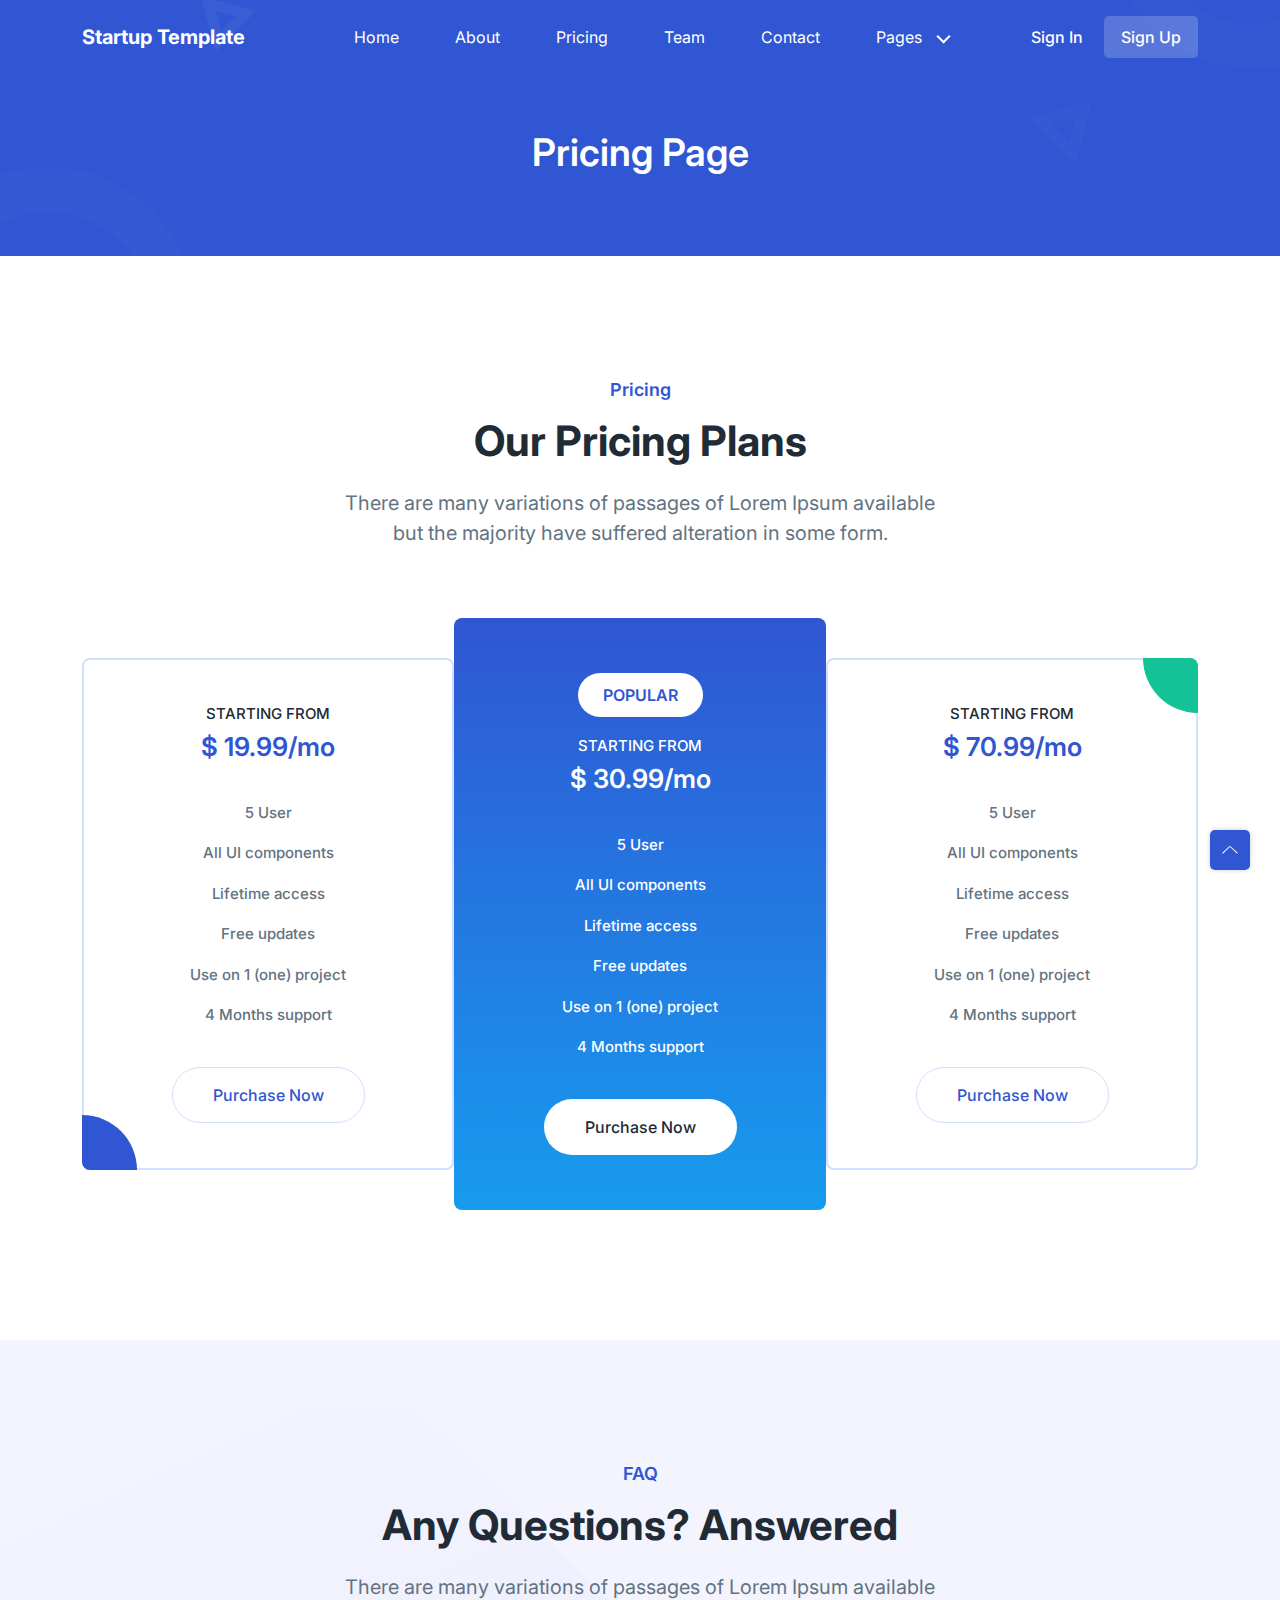
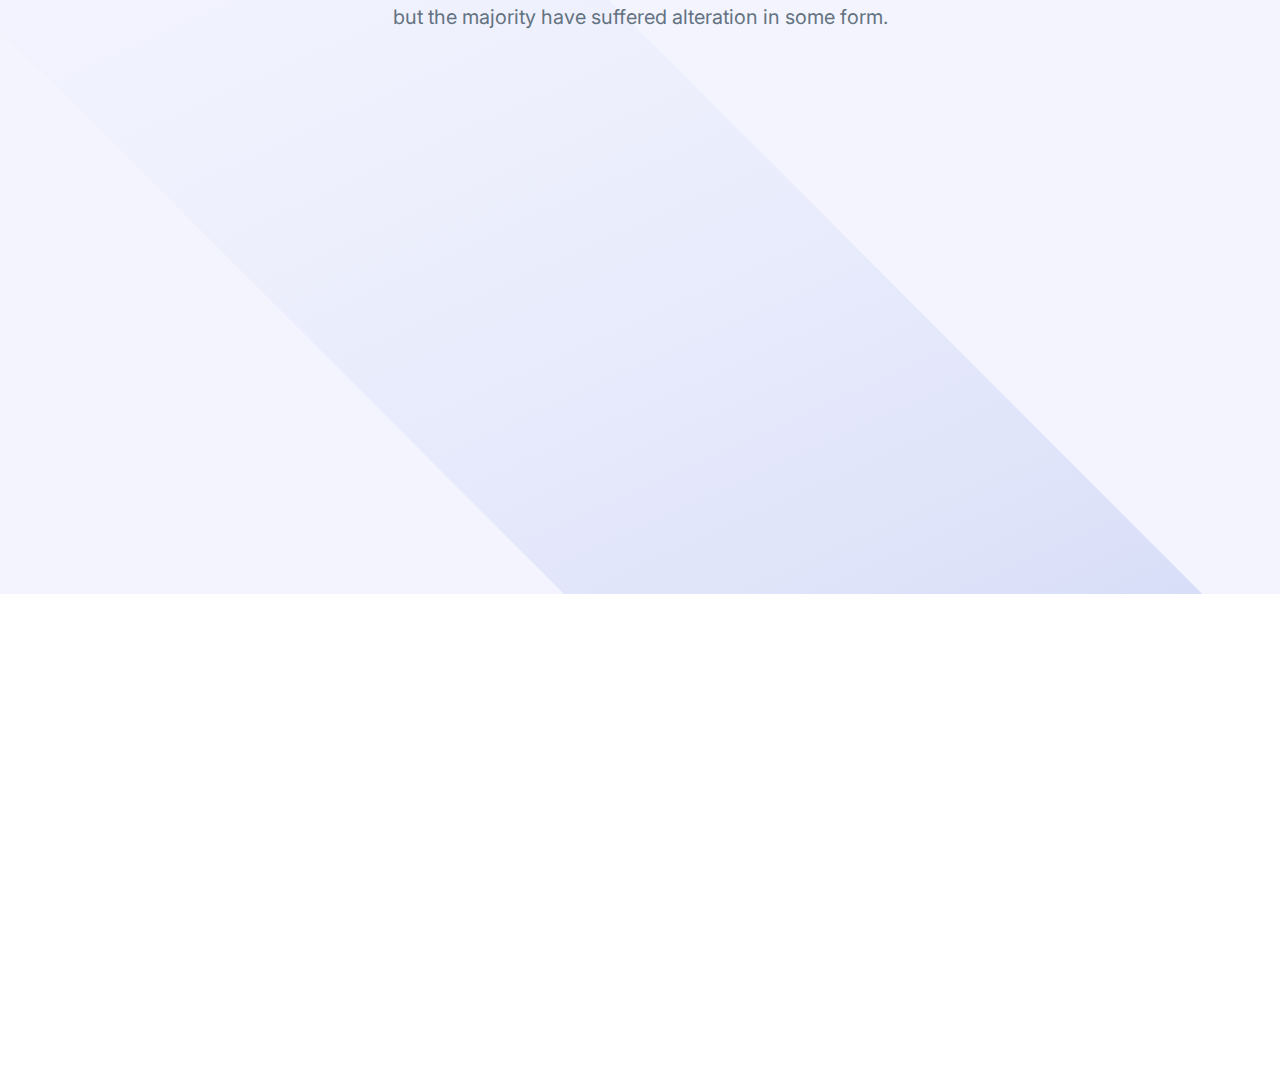
<file: pricing.html>
<!doctype html>
<html lang="en">
  <head>
    <meta charset="UTF-8" />
    <meta http-equiv="X-UA-Compatible" content="IE=edge" />
    <meta name="viewport" content="width=device-width, initial-scale=1.0" />
    <title>Play | Open source Project by UIdeck</title>

    <!--====== Favicon Icon ======-->
    <link
      rel="shortcut icon"
      href="assets/images/favicon.svg"
      type="image/svg"
    />

    <!-- ===== All CSS files ===== -->
    <link rel="stylesheet" href="assets/css/bootstrap.min.css" />
    <link rel="stylesheet" href="assets/css/animate.css" />
    <link rel="stylesheet" href="assets/css/lineicons.css" />
    <link rel="stylesheet" href="assets/css/ud-styles.css" />
  </head>
  <body>
    <!-- ====== Header Start ====== -->
    <header class="ud-header">
      <div class="container">
        <div class="row">
          <div class="col-lg-12">
            <nav class="navbar navbar-expand-lg">
              <a class="navbar-brand" href="index.html">
                <span class="fw-bold text-white startup-logo"
                  >Startup Template</span
                >
              </a>
              <button class="navbar-toggler">
                <span class="toggler-icon"> </span>
                <span class="toggler-icon"> </span>
                <span class="toggler-icon"> </span>
              </button>

              <div class="navbar-collapse">
                <ul id="nav" class="navbar-nav mx-auto">
                  <li class="nav-item">
                    <a class="ud-menu-scroll" href="#home">Home</a>
                  </li>

                  <li class="nav-item">
                    <a class="ud-menu-scroll" href="#about">About</a>
                  </li>
                  <li class="nav-item">
                    <a class="ud-menu-scroll" href="#pricing">Pricing</a>
                  </li>
                  <li class="nav-item">
                    <a class="ud-menu-scroll" href="#team">Team</a>
                  </li>
                  <li class="nav-item">
                    <a class="ud-menu-scroll" href="#contact">Contact</a>
                  </li>

                  <li class="nav-item nav-item-has-children">
                    <a href="javascript:void(0)"> Pages </a>
                    <ul class="ud-submenu">
                      <li class="ud-submenu-item">
                        <a href="about.html" class="ud-submenu-link">
                          About Page
                        </a>
                      </li>
                      <li class="ud-submenu-item">
                        <a href="pricing.html" class="ud-submenu-link">
                          Pricing Page
                        </a>
                      </li>
                      <li class="ud-submenu-item">
                        <a href="contact.html" class="ud-submenu-link">
                          Contact Page
                        </a>
                      </li>
                      <li class="ud-submenu-item">
                        <a href="blog.html" class="ud-submenu-link">
                          Blog Grid Page
                        </a>
                      </li>
                      <li class="ud-submenu-item">
                        <a href="blog-details.html" class="ud-submenu-link">
                          Blog Details Page
                        </a>
                      </li>
                      <li class="ud-submenu-item">
                        <a href="login.html" class="ud-submenu-link">
                          Sign In Page
                        </a>
                      </li>
                      <li class="ud-submenu-item">
                        <a href="404.html" class="ud-submenu-link">404 Page</a>
                      </li>
                    </ul>
                  </li>
                </ul>
              </div>

              <div class="navbar-btn d-none d-sm-inline-block">
                <a href="login.html" class="ud-main-btn ud-login-btn">
                  Sign In
                </a>
                <a class="ud-main-btn ud-white-btn" href="javascript:void(0)">
                  Sign Up
                </a>
              </div>
            </nav>
          </div>
        </div>
      </div>
    </header>
    <!-- ====== Header End ====== -->

    <!-- ====== Banner Start ====== -->
    <section class="ud-page-banner">
      <div class="container">
        <div class="row">
          <div class="col-lg-12">
            <div class="ud-banner-content">
              <h1>Pricing Page</h1>
            </div>
          </div>
        </div>
      </div>
    </section>
    <!-- ====== Banner End ====== -->

    <!-- ====== Pricing Start ====== -->
    <section id="pricing" class="ud-pricing">
      <div class="container">
        <div class="row">
          <div class="col-lg-12">
            <div class="ud-section-title mx-auto text-center">
              <span>Pricing</span>
              <h2>Our Pricing Plans</h2>
              <p>
                There are many variations of passages of Lorem Ipsum available
                but the majority have suffered alteration in some form.
              </p>
            </div>
          </div>
        </div>

        <div class="row g-0 align-items-center justify-content-center">
          <div class="col-lg-4 col-md-6 col-sm-10">
            <div
              class="ud-single-pricing first-item wow fadeInUp"
              data-wow-delay=".15s"
            >
              <div class="ud-pricing-header">
                <h3>STARTING FROM</h3>
                <h4>$ 19.99/mo</h4>
              </div>
              <div class="ud-pricing-body">
                <ul>
                  <li>5 User</li>
                  <li>All UI components</li>
                  <li>Lifetime access</li>
                  <li>Free updates</li>
                  <li>Use on 1 (one) project</li>
                  <li>4 Months support</li>
                </ul>
              </div>
              <div class="ud-pricing-footer">
                <a href="javascript:void(0)" class="ud-main-btn ud-border-btn">
                  Purchase Now
                </a>
              </div>
            </div>
          </div>
          <div class="col-lg-4 col-md-6 col-sm-10">
            <div
              class="ud-single-pricing active wow fadeInUp"
              data-wow-delay=".1s"
            >
              <span class="ud-popular-tag">POPULAR</span>
              <div class="ud-pricing-header">
                <h3>STARTING FROM</h3>
                <h4>$ 30.99/mo</h4>
              </div>
              <div class="ud-pricing-body">
                <ul>
                  <li>5 User</li>
                  <li>All UI components</li>
                  <li>Lifetime access</li>
                  <li>Free updates</li>
                  <li>Use on 1 (one) project</li>
                  <li>4 Months support</li>
                </ul>
              </div>
              <div class="ud-pricing-footer">
                <a href="javascript:void(0)" class="ud-main-btn ud-white-btn">
                  Purchase Now
                </a>
              </div>
            </div>
          </div>
          <div class="col-lg-4 col-md-6 col-sm-10">
            <div
              class="ud-single-pricing last-item wow fadeInUp"
              data-wow-delay=".15s"
            >
              <div class="ud-pricing-header">
                <h3>STARTING FROM</h3>
                <h4>$ 70.99/mo</h4>
              </div>
              <div class="ud-pricing-body">
                <ul>
                  <li>5 User</li>
                  <li>All UI components</li>
                  <li>Lifetime access</li>
                  <li>Free updates</li>
                  <li>Use on 1 (one) project</li>
                  <li>4 Months support</li>
                </ul>
              </div>
              <div class="ud-pricing-footer">
                <a href="javascript:void(0)" class="ud-main-btn ud-border-btn">
                  Purchase Now
                </a>
              </div>
            </div>
          </div>
        </div>
      </div>
    </section>
    <!-- ====== Pricing End ====== -->

    <!-- ====== FAQ Start ====== -->
    <section id="faq" class="ud-faq">
      <div class="shape">
        <img src="assets/images/faq/shape.svg" alt="shape" />
      </div>
      <div class="container">
        <div class="row">
          <div class="col-lg-12">
            <div class="ud-section-title text-center mx-auto">
              <span>FAQ</span>
              <h2>Any Questions? Answered</h2>
              <p>
                There are many variations of passages of Lorem Ipsum available
                but the majority have suffered alteration in some form.
              </p>
            </div>
          </div>
        </div>

        <div class="row">
          <div class="col-lg-6">
            <div class="ud-single-faq wow fadeInUp" data-wow-delay=".1s">
              <div class="accordion">
                <button
                  class="ud-faq-btn collapsed"
                  data-bs-toggle="collapse"
                  data-bs-target="#collapseOne"
                >
                  <span class="icon flex-shrink-0">
                    <i class="lni lni-chevron-down"></i>
                  </span>
                  <span>How to use UIdeck?</span>
                </button>
                <div id="collapseOne" class="accordion-collapse collapse">
                  <div class="ud-faq-body">
                    Lorem Ipsum is simply dummy text of the printing and
                    typesetting industry. Lorem Ipsum has been the industry's
                    standard dummy text ever since the 1500s, when an unknown
                    printer took a galley of type and scrambled it to make a
                    type specimen book.
                  </div>
                </div>
              </div>
            </div>
            <div class="ud-single-faq wow fadeInUp" data-wow-delay=".15s">
              <div class="accordion">
                <button
                  class="ud-faq-btn collapsed"
                  data-bs-toggle="collapse"
                  data-bs-target="#collapseTwo"
                >
                  <span class="icon flex-shrink-0">
                    <i class="lni lni-chevron-down"></i>
                  </span>
                  <span>How to download icons from Lineicons?</span>
                </button>
                <div id="collapseTwo" class="accordion-collapse collapse">
                  <div class="ud-faq-body">
                    Lorem Ipsum is simply dummy text of the printing and
                    typesetting industry. Lorem Ipsum has been the industry's
                    standard dummy text ever since the 1500s, when an unknown
                    printer took a galley of type and scrambled it to make a
                    type specimen book.
                  </div>
                </div>
              </div>
            </div>
            <div class="ud-single-faq wow fadeInUp" data-wow-delay=".2s">
              <div class="accordion">
                <button
                  class="ud-faq-btn collapsed"
                  data-bs-toggle="collapse"
                  data-bs-target="#collapseThree"
                >
                  <span class="icon flex-shrink-0">
                    <i class="lni lni-chevron-down"></i>
                  </span>
                  <span>Is GrayGrids part of UIdeck?</span>
                </button>
                <div id="collapseThree" class="accordion-collapse collapse">
                  <div class="ud-faq-body">
                    Lorem Ipsum is simply dummy text of the printing and
                    typesetting industry. Lorem Ipsum has been the industry's
                    standard dummy text ever since the 1500s, when an unknown
                    printer took a galley of type and scrambled it to make a
                    type specimen book.
                  </div>
                </div>
              </div>
            </div>
          </div>
          <div class="col-lg-6">
            <div class="ud-single-faq wow fadeInUp" data-wow-delay=".1s">
              <div class="accordion">
                <button
                  class="ud-faq-btn collapsed"
                  data-bs-toggle="collapse"
                  data-bs-target="#collapseFour"
                >
                  <span class="icon flex-shrink-0">
                    <i class="lni lni-chevron-down"></i>
                  </span>
                  <span>Can I use this template for commercial project?</span>
                </button>
                <div id="collapseFour" class="accordion-collapse collapse">
                  <div class="ud-faq-body">
                    Lorem Ipsum is simply dummy text of the printing and
                    typesetting industry. Lorem Ipsum has been the industry's
                    standard dummy text ever since the 1500s, when an unknown
                    printer took a galley of type and scrambled it to make a
                    type specimen book.
                  </div>
                </div>
              </div>
            </div>
            <div class="ud-single-faq wow fadeInUp" data-wow-delay=".15s">
              <div class="accordion">
                <button
                  class="ud-faq-btn collapsed"
                  data-bs-toggle="collapse"
                  data-bs-target="#collapseFive"
                >
                  <span class="icon flex-shrink-0">
                    <i class="lni lni-chevron-down"></i>
                  </span>
                  <span>Do you have plan releasing Play Pro?</span>
                </button>
                <div id="collapseFive" class="accordion-collapse collapse">
                  <div class="ud-faq-body">
                    Lorem Ipsum is simply dummy text of the printing and
                    typesetting industry. Lorem Ipsum has been the industry's
                    standard dummy text ever since the 1500s, when an unknown
                    printer took a galley of type and scrambled it to make a
                    type specimen book.
                  </div>
                </div>
              </div>
            </div>
            <div class="ud-single-faq wow fadeInUp" data-wow-delay=".2s">
              <div class="accordion">
                <button
                  class="ud-faq-btn collapsed"
                  data-bs-toggle="collapse"
                  data-bs-target="#collapseSix"
                >
                  <span class="icon flex-shrink-0">
                    <i class="lni lni-chevron-down"></i>
                  </span>
                  <span>Where and how to host this template?</span>
                </button>
                <div id="collapseSix" class="accordion-collapse collapse">
                  <div class="ud-faq-body">
                    Lorem Ipsum is simply dummy text of the printing and
                    typesetting industry. Lorem Ipsum has been the industry's
                    standard dummy text ever since the 1500s, when an unknown
                    printer took a galley of type and scrambled it to make a
                    type specimen book.
                  </div>
                </div>
              </div>
            </div>
          </div>
        </div>
      </div>
    </section>
    <!-- ====== FAQ End ====== -->

    <!-- ====== Footer Start ====== -->
    <footer class="ud-footer wow fadeInUp" data-wow-delay=".15s">
      <div class="shape shape-1">
        <img src="assets/images/footer/shape-1.svg" alt="shape" />
      </div>
      <div class="shape shape-2">
        <img src="assets/images/footer/shape-2.svg" alt="shape" />
      </div>
      <div class="shape shape-3">
        <img src="assets/images/footer/shape-3.svg" alt="shape" />
      </div>
      <div class="ud-footer-widgets">
        <div class="container">
          <div class="row">
            <div class="col-xl-3 col-lg-4 col-md-6">
              <div class="ud-widget">
                <a href="index.html" class="ud-footer-logo">
                  <span class="fw-bold text-white startup-logo"
                    >Startup Template</span
                  >
                </a>
                <p class="ud-widget-desc">
                  We create digital experiences for brands and companies by
                  using technology.
                </p>
                <ul class="ud-widget-socials">
                  <li>
                    <a href="https://twitter.com/MusharofChy">
                      <i class="lni lni-facebook-filled"></i>
                    </a>
                  </li>
                  <li>
                    <a href="https://twitter.com/MusharofChy">
                      <i class="lni lni-twitter-filled"></i>
                    </a>
                  </li>
                  <li>
                    <a href="https://twitter.com/MusharofChy">
                      <i class="lni lni-instagram-filled"></i>
                    </a>
                  </li>
                  <li>
                    <a href="https://twitter.com/MusharofChy">
                      <i class="lni lni-linkedin-original"></i>
                    </a>
                  </li>
                </ul>
              </div>
            </div>

            <div class="col-xl-2 col-lg-2 col-md-6 col-sm-6">
              <div class="ud-widget">
                <h5 class="ud-widget-title">About Us</h5>
                <ul class="ud-widget-links">
                  <li>
                    <a href="javascript:void(0)">Home</a>
                  </li>
                  <li>
                    <a href="javascript:void(0)">Features</a>
                  </li>
                  <li>
                    <a href="javascript:void(0)">About</a>
                  </li>
                  <li>
                    <a href="javascript:void(0)">Testimonial</a>
                  </li>
                </ul>
              </div>
            </div>
            <div class="col-xl-2 col-lg-3 col-md-6 col-sm-6">
              <div class="ud-widget">
                <h5 class="ud-widget-title">Features</h5>
                <ul class="ud-widget-links">
                  <li>
                    <a href="javascript:void(0)">How it works</a>
                  </li>
                  <li>
                    <a href="javascript:void(0)">Privacy policy</a>
                  </li>
                  <li>
                    <a href="javascript:void(0)">Terms of service</a>
                  </li>
                  <li>
                    <a href="javascript:void(0)">Refund policy</a>
                  </li>
                </ul>
              </div>
            </div>
            <div class="col-xl-2 col-lg-3 col-md-6 col-sm-6">
              <div class="ud-widget">
                <h5 class="ud-widget-title">Our Products</h5>
                <ul class="ud-widget-links">
                  <li>
                    <a
                      href="https://lineicons.com/"
                      rel="nofollow noopner"
                      target="_blank"
                      >Lineicons
                    </a>
                  </li>
                  <li>
                    <a
                      href="https://ecommercehtml.com/"
                      rel="nofollow noopner"
                      target="_blank"
                      >Ecommerce HTML</a
                    >
                  </li>
                  <li>
                    <a
                      href="https://ayroui.com/"
                      rel="nofollow noopner"
                      target="_blank"
                      >Ayro UI</a
                    >
                  </li>
                  <li>
                    <a
                      href="https://graygrids.com/"
                      rel="nofollow noopner"
                      target="_blank"
                      >Plain Admin</a
                    >
                  </li>
                </ul>
              </div>
            </div>
            <div class="col-xl-3 col-lg-6 col-md-8 col-sm-10">
              <div class="ud-widget">
                <h5 class="ud-widget-title">Partners</h5>
                <ul class="ud-widget-brands">
                  <li>
                    <a
                      href="https://ayroui.com/"
                      rel="nofollow noopner"
                      target="_blank"
                    >
                      <img
                        src="assets/images/footer/brands/ayroui.svg"
                        alt="ayroui"
                      />
                    </a>
                  </li>
                  <li>
                    <a
                      href="https://ecommercehtml.com/"
                      rel="nofollow noopner"
                      target="_blank"
                    >
                      <img
                        src="assets/images/footer/brands/ecommerce-html.svg"
                        alt="ecommerce-html"
                      />
                    </a>
                  </li>
                  <li>
                    <a
                      href="https://graygrids.com/"
                      rel="nofollow noopner"
                      target="_blank"
                    >
                      <img
                        src="assets/images/footer/brands/graygrids.svg"
                        alt="graygrids"
                      />
                    </a>
                  </li>
                  <li>
                    <a
                      href="https://lineicons.com/"
                      rel="nofollow noopner"
                      target="_blank"
                    >
                      <img
                        src="assets/images/footer/brands/lineicons.svg"
                        alt="lineicons"
                      />
                    </a>
                  </li>
                  <li>
                    <a
                      href="https://uideck.com/"
                      rel="nofollow noopner"
                      target="_blank"
                    >
                      <img
                        src="assets/images/footer/brands/uideck.svg"
                        alt="uideck"
                      />
                    </a>
                  </li>
                  <li>
                    <a
                      href="https://tailwindtemplates.co/"
                      rel="nofollow noopner"
                      target="_blank"
                    >
                      <img
                        src="assets/images/footer/brands/tailwindtemplates.svg"
                        alt="tailwindtemplates"
                      />
                    </a>
                  </li>
                </ul>
              </div>
            </div>
          </div>
        </div>
      </div>
      <div class="ud-footer-bottom">
        <div class="container">
          <div class="row">
            <div class="col-md-8">
              <ul class="ud-footer-bottom-left">
                <li>
                  <a href="javascript:void(0)">Privacy policy</a>
                </li>
                <li>
                  <a href="javascript:void(0)">Support policy</a>
                </li>
                <li>
                  <a href="javascript:void(0)">Terms of service</a>
                </li>
              </ul>
            </div>
            <div class="col-md-4">
              <p class="ud-footer-bottom-right">
                Designed and Developed by
                <a href="https://hau.xyz" rel="nofollow">haudev</a>
              </p>
            </div>
          </div>
        </div>
      </div>
    </footer>
    <!-- ====== Footer End ====== -->

    <!-- ====== Back To Top Start ====== -->
    <a href="javascript:void(0)" class="back-to-top">
      <i class="lni lni-chevron-up"> </i>
    </a>
    <!-- ====== Back To Top End ====== -->

    <!-- ====== All Javascript Files ====== -->
    <script src="assets/js/bootstrap.bundle.min.js"></script>
    <script src="assets/js/wow.min.js"></script>
    <script src="assets/js/main.js"></script>
  </body>
</html>
</file>
<file: assets/css/ud-styles.css>
/*===========================
  COMMON css
===========================*/
@import url("https://fonts.googleapis.com/css2?family=Inter:wght@200;300;400;500;600;700;800;900&display=swap");
:root {
  --font: "Inter", sans-serif;
  --body-color: #637381;
  --heading-color: #212b36;
  --primary-color: #3056d3;
  --white: #ffffff;
}

body {
  font-family: var(--font);
  font-weight: normal;
  font-style: normal;
  color: var(--body-color);
  overflow-x: hidden;
}

* {
  margin: 0;
  padding: 0;
  -webkit-box-sizing: border-box;
  box-sizing: border-box;
}

img {
  max-width: 100%;
}

a,
button,
input,
textarea {
  -webkit-transition: all 0.3s ease-out 0s;
  transition: all 0.3s ease-out 0s;
}

a,
a:focus,
input:focus,
textarea:focus,
button:focus,
.navbar-toggler:focus {
  text-decoration: none;
  outline: none;
  -webkit-box-shadow: none;
  box-shadow: none;
}

a:focus,
a:hover {
  text-decoration: none;
}

i,
span,
a {
  display: inline-block;
}

audio,
canvas,
iframe,
img,
svg,
video {
  vertical-align: middle;
}

h1,
h2,
h3,
h4,
h5,
h6 {
  font-weight: 700;
  color: var(--heading-color);
  margin: 0px;
}

h1 {
  font-size: 48px;
}

h2 {
  font-size: 36px;
}

h3 {
  font-size: 28px;
}

h4 {
  font-size: 22px;
}

h5 {
  font-size: 18px;
}

h6 {
  font-size: 16px;
}

ul,
ol {
  margin: 0px;
  padding: 0px;
  list-style-type: none;
}

p {
  font-size: 16px;
  font-weight: 400;
  line-height: 26px;
  color: var(--body-color);
  margin: 0px;
}

.bg_cover {
  background-position: center center;
  background-size: cover;
  background-repeat: no-repeat;
  width: 100%;
  height: 100%;
}

/*===== All Button Style =====*/
.ud-main-btn {
  display: inline-block;
  text-align: center;
  white-space: nowrap;
  vertical-align: middle;
  font-weight: 500;
  font-size: 16px;
  border-radius: 5px;
  padding: 15px 25px;
  border: 1px solid transparent;
  color: var(--white);
  cursor: pointer;
  z-index: 5;
  -webkit-transition: all 0.4s ease-out 0s;
  transition: all 0.4s ease-out 0s;
  background: var(--primary-color);
}

.ud-main-btn:hover {
  color: var(--white);
  background: var(--heading-color);
}

@media (max-width: 767px) {
  .container {
    padding-left: 40px;
    padding-right: 40px;
  }
}

@media only screen and (min-width: 576px) and (max-width: 767px) {
  .container {
    padding-left: 20px;
    padding-right: 20px;
  }
}

.back-to-top {
  width: 40px;
  height: 40px;
  line-height: 40px;
  background: var(--primary-color);
  -webkit-box-shadow: 0px 0px 5px rgba(0, 0, 0, 0.2);
  box-shadow: 0px 0px 5px rgba(0, 0, 0, 0.2);
  text-align: center;
  -webkit-box-pack: center;
  -ms-flex-pack: center;
  justify-content: center;
  -webkit-box-align: center;
  -ms-flex-align: center;
  align-items: center;
  border-radius: 5px;
  position: fixed;
  right: 30px;
  bottom: 30px;
  z-index: 99;
  color: var(--white);
}

.back-to-top:hover {
  color: var(--white);
  background: var(--heading-color);
}

/* ===== Header CSS ===== */
.ud-header {
  position: absolute;
  top: 0;
  left: 0;
  width: 100%;
  z-index: 99;
  -webkit-transition: all 0.3s ease-out 0s;
  transition: all 0.3s ease-out 0s;
}

.sticky {
  position: fixed;
  z-index: 99;
  background-color: rgba(255, 255, 255, 0.8);
  -webkit-backdrop-filter: blur(5px);
  backdrop-filter: blur(5px);
  -webkit-box-shadow: inset 0 -1px 0 0 rgba(0, 0, 0, 0.1);
  box-shadow: inset 0 -1px 0 0 rgba(0, 0, 0, 0.1);
  -webkit-transition: all 0.3s ease-out 0s;
  transition: all 0.3s ease-out 0s;
}

.sticky .navbar {
  padding: 0;
}
.navbar .startup-logo {
  color: var(--white);
}
.sticky .navbar .startup-logo {
  color: var(--primary-color) !important;
}
.navbar {
  padding: 0px 0;
  border-radius: 5px;
  position: relative;
  -webkit-transition: all 0.3s ease-out 0s;
  transition: all 0.3s ease-out 0s;
}

.navbar-brand {
  padding: 0;
}

@media only screen and (min-width: 768px) and (max-width: 991px),
  (max-width: 767px) {
  .navbar-brand {
    padding: 5px 0px;
  }
}

.navbar-brand img {
  max-width: 160px;
}

.navbar-toggler {
  padding: 0;
}

.navbar-toggler .toggler-icon {
  width: 30px;
  height: 2px;
  background-color: var(--white);
  display: block;
  margin: 5px 0;
  position: relative;
  -webkit-transition: all 0.3s ease-out 0s;
  transition: all 0.3s ease-out 0s;
}

.navbar-toggler.active .toggler-icon:nth-of-type(1) {
  -webkit-transform: rotate(45deg);
  transform: rotate(45deg);
  top: 7px;
}

.navbar-toggler.active .toggler-icon:nth-of-type(2) {
  opacity: 0;
}

.navbar-toggler.active .toggler-icon:nth-of-type(3) {
  -webkit-transform: rotate(135deg);
  transform: rotate(135deg);
  top: -7px;
}

@media only screen and (min-width: 768px) and (max-width: 991px),
  (max-width: 767px) {
  .navbar-collapse {
    position: absolute;
    top: 100%;
    right: 0;
    max-width: 300px;
    width: 100%;
    background-color: var(--white);
    z-index: 9;
    -webkit-box-shadow: 0px 15px 20px 0px rgba(0, 0, 0, 0.1);
    box-shadow: 0px 15px 20px 0px rgba(0, 0, 0, 0.1);
    padding: 0px;
    display: none;
    border-radius: 5px;
  }
  .navbar-collapse.show {
    display: block;
  }
}

@media only screen and (min-width: 768px) and (max-width: 991px),
  (max-width: 767px) {
  .navbar-nav {
    padding: 20px 30px;
  }
}

.navbar-nav .nav-item {
  position: relative;
  padding: 0px 20px;
}

@media only screen and (min-width: 992px) and (max-width: 1199px) {
  .navbar-nav .nav-item {
    padding: 0px 12px;
  }
}

@media only screen and (min-width: 768px) and (max-width: 991px),
  (max-width: 767px) {
  .navbar-nav .nav-item {
    padding: 0px;
  }
}

.navbar-nav .nav-item > a {
  font-size: 16px;
  font-weight: 400;
  color: var(--white);
  -webkit-transition: all 0.3s ease-out 0s;
  transition: all 0.3s ease-out 0s;
  padding: 25px 8px;
  position: relative;
}

@media only screen and (min-width: 768px) and (max-width: 991px),
  (max-width: 767px) {
  .navbar-nav .nav-item > a {
    display: block;
    padding: 8px 0;
    color: var(--heading-color);
  }
}

.navbar-nav .nav-item > a:hover,
.navbar-nav .nav-item > a.active {
  color: var(--white);
  opacity: 0.5;
}

@media only screen and (min-width: 768px) and (max-width: 991px),
  (max-width: 767px) {
  .navbar-nav .nav-item > a:hover,
  .navbar-nav .nav-item > a.active {
    color: var(--primary-color);
    opacity: 1;
  }
}

.navbar-nav .nav-item .ud-submenu {
  position: absolute;
  width: 250px;
  background: var(--white);
  top: 110%;
  padding: 20px 30px;
  -webkit-box-shadow: 0 15px 44px rgba(140, 140, 140, 0.18);
  box-shadow: 0 15px 44px rgba(140, 140, 140, 0.18);
  border-radius: 5px;
  opacity: 0;
  visibility: hidden;
  -webkit-transition: all 0.3s ease-out 0s;
  transition: all 0.3s ease-out 0s;
}

@media only screen and (min-width: 768px) and (max-width: 991px),
  (max-width: 767px) {
  .navbar-nav .nav-item .ud-submenu {
    position: static;
    -webkit-box-shadow: none;
    box-shadow: none;
    width: 100%;
    padding: 0px;
    opacity: 1;
    visibility: visible;
    display: none;
  }
}

.navbar-nav .nav-item .ud-submenu.show {
  display: block;
}

.navbar-nav .nav-item .ud-submenu .ud-submenu-link {
  padding: 7px 0;
  color: var(--heading-color);
  font-size: 14px;
}

.navbar-nav .nav-item .ud-submenu .ud-submenu-link:hover {
  color: var(--primary-color);
}

.navbar-nav .nav-item:hover > a {
  color: var(--white);
  opacity: 0.5;
}

@media only screen and (min-width: 768px) and (max-width: 991px),
  (max-width: 767px) {
  .navbar-nav .nav-item:hover > a {
    color: var(--primary-color);
    opacity: 1;
  }
}

.navbar-nav .nav-item:hover > .ud-submenu {
  opacity: 1;
  visibility: visible;
  top: 100%;
}

.navbar-nav .nav-item.nav-item-has-children > a {
  position: relative;
}

.navbar-nav .nav-item.nav-item-has-children > a::after {
  content: "";
  -webkit-box-sizing: border-box;
  box-sizing: border-box;
  position: absolute;
  width: 10px;
  height: 10px;
  border-bottom: 2px solid;
  border-right: 2px solid;
  -webkit-transform: rotate(45deg) translateY(-50%);
  transform: rotate(45deg) translateY(-50%);
  right: -15px;
  top: 50%;
  margin-top: -2px;
}

@media only screen and (min-width: 768px) and (max-width: 991px),
  (max-width: 767px) {
  .navbar-nav .nav-item.nav-item-has-children > a::after {
    right: 5px;
  }
}

@media only screen and (min-width: 768px) and (max-width: 991px),
  (max-width: 767px) {
  .navbar-btn {
    position: absolute;
    top: 50%;
    right: 50px;
    -webkit-transform: translateY(-50%);
    transform: translateY(-50%);
  }
}

.navbar-btn .ud-main-btn {
  padding: 8px 16px;
  background: transparent;
}

.navbar-btn .ud-login-btn:hover {
  opacity: 0.5;
}

.navbar-btn .ud-white-btn {
  background: rgba(255, 255, 255, 0.2);
}

.navbar-btn .ud-white-btn:hover {
  background: white;
  color: var(--heading-color);
}

.sticky .navbar-toggler .toggler-icon {
  background-color: var(--heading-color);
}

.sticky .navbar-nav .nav-item:hover > a {
  color: var(--primary-color);
  opacity: 1;
}

.sticky .navbar-nav .nav-item a {
  color: var(--heading-color);
}

.sticky .navbar-nav .nav-item a.active,
.sticky .navbar-nav .nav-item a:hover {
  color: var(--primary-color);
  opacity: 1;
}

.sticky .navbar-btn .ud-main-btn.ud-login-btn {
  color: var(--heading-color);
}

.sticky .navbar-btn .ud-main-btn.ud-login-btn:hover {
  color: var(--primary-color);
  opacity: 1;
}

.sticky .navbar-btn .ud-white-btn {
  background: var(--primary-color);
  color: var(--white);
}

.sticky .navbar-btn .ud-white-btn:hover {
  background: var(--heading-color);
}

/* ===== Hero CSS ===== */
.ud-hero {
  background: var(--primary-color);
  padding-top: 180px;
}

@media only screen and (min-width: 768px) and (max-width: 991px) {
  .ud-hero {
    padding-top: 160px;
  }
}

@media (max-width: 767px) {
  .ud-hero {
    padding-top: 130px;
  }
}

.ud-hero-content {
  max-width: 780px;
  margin: auto;
  margin-bottom: 30px;
}

.ud-hero-content .ud-hero-title {
  color: var(--white);
  font-weight: 700;
  font-size: 45px;
  line-height: 60px;
  text-align: center;
  margin-bottom: 30px;
}

@media only screen and (min-width: 768px) and (max-width: 991px) {
  .ud-hero-content .ud-hero-title {
    font-size: 38px;
    line-height: 50px;
  }
}

@media (max-width: 767px) {
  .ud-hero-content .ud-hero-title {
    font-size: 26px;
    line-height: 38px;
  }
}

.ud-hero-content .ud-hero-desc {
  font-weight: normal;
  font-size: 20px;
  line-height: 35px;
  text-align: center;
  color: var(--white);
  opacity: 0.8;
  max-width: 600px;
  margin: auto;
  margin-bottom: 30px;
}

@media (max-width: 767px) {
  .ud-hero-content .ud-hero-desc {
    font-size: 16px;
    line-height: 30px;
  }
}

.ud-hero-buttons {
  display: -webkit-box;
  display: -ms-flexbox;
  display: flex;
  -webkit-box-align: center;
  -ms-flex-align: center;
  align-items: center;
  -webkit-box-pack: center;
  -ms-flex-pack: center;
  justify-content: center;
}

.ud-hero-buttons .ud-main-btn {
  margin: 8px;
}

@media (max-width: 767px) {
  .ud-hero-buttons .ud-main-btn {
    margin: 5px;
  }
}

@media (max-width: 767px) {
  .ud-hero-buttons .ud-main-btn {
    padding: 12px 16px;
  }
}

.ud-hero-buttons .ud-white-btn {
  background: var(--white);
  color: var(--heading-color);
}

.ud-hero-buttons .ud-white-btn:hover {
  -webkit-box-shadow: 0px 0px 25px rgba(0, 0, 0, 0.2);
  box-shadow: 0px 0px 25px rgba(0, 0, 0, 0.2);
  background: #fefefe;
  color: var(--primary-color);
}

.ud-hero-buttons .ud-link-btn:hover {
  color: var(--white);
  background: transparent;
  opacity: 0.5;
}

.ud-hero-brands-wrapper {
  text-align: center;
  margin-bottom: 40px;
}

.ud-hero-brands-wrapper img {
  -webkit-transition: all 0.3s;
  transition: all 0.3s;
  opacity: 0.5;
  max-width: 250px;
}

.ud-hero-brands-wrapper img:hover {
  opacity: 1;
}

.ud-hero-image {
  max-width: 845px;
  margin: auto;
  text-align: center;
  position: relative;
  z-index: 1;
}

.ud-hero-image img {
  max-width: 100%;
  text-align: center;
}

.ud-hero-image .shape {
  position: absolute;
  z-index: -1;
}

.ud-hero-image .shape.shape-1 {
  bottom: 0;
  left: -30px;
}

.ud-hero-image .shape.shape-2 {
  top: -20px;
  right: -20px;
}

/* ===== Features CSS ===== */
.ud-features {
  padding-top: 120px;
  padding-bottom: 90px;
}

@media (max-width: 767px) {
  .ud-features {
    padding-top: 80px;
    padding-bottom: 40px;
  }
}

.ud-section-title {
  max-width: 620px;
  margin-bottom: 70px;
}

.ud-section-title span {
  font-weight: 600;
  font-size: 18px;
  color: var(--primary-color);
  margin-bottom: 10px;
}

.ud-section-title h2 {
  font-weight: 700;
  font-size: 42px;
  line-height: 55px;
  text-transform: capitalize;
  color: var(--heading-color);
  margin-bottom: 20px;
}

.ud-section-title p {
  font-size: 20px;
  line-height: 30px;
}

@media (max-width: 767px) {
  .ud-section-title p {
    font-size: 16px;
    line-height: 26px;
  }
}

.ud-single-feature {
  margin-bottom: 40px;
}

.ud-single-feature:hover .ud-feature-icon::before {
  -webkit-transform: rotate(45deg);
  transform: rotate(45deg);
}

.ud-single-feature .ud-feature-icon {
  width: 70px;
  height: 70px;
  display: -webkit-box;
  display: -ms-flexbox;
  display: flex;
  -webkit-box-align: center;
  -ms-flex-align: center;
  align-items: center;
  -webkit-box-pack: center;
  -ms-flex-pack: center;
  justify-content: center;
  border-radius: 14px;
  background: var(--primary-color);
  font-size: 32px;
  color: var(--white);
  position: relative;
  z-index: 1;
  text-align: center;
  margin-bottom: 40px;
}

.ud-single-feature .ud-feature-icon::before {
  content: "";
  position: absolute;
  width: 100%;
  height: 100%;
  top: 0;
  left: 0;
  border-radius: 14px;
  background: var(--primary-color);
  opacity: 0.2;
  z-index: -1;
  -webkit-transform: rotate(23deg);
  transform: rotate(23deg);
  -webkit-transition: all 0.3s ease-out 0s;
  transition: all 0.3s ease-out 0s;
}

.ud-single-feature .ud-feature-title {
  font-weight: 700;
  font-size: 20px;
  line-height: 28px;
  margin-bottom: 12px;
}

@media only screen and (min-width: 992px) and (max-width: 1199px) {
  .ud-single-feature .ud-feature-title {
    font-size: 18px;
    line-height: 26px;
  }
}

.ud-single-feature .ud-feature-desc {
  font-size: 16px;
  line-height: 24px;
  margin-bottom: 40px;
}

.ud-single-feature .ud-feature-link {
  font-weight: 500;
  color: var(--body-color);
}

.ud-single-feature .ud-feature-link:hover {
  color: var(--primary-color);
}

/* ===== About CSS ===== */
.ud-about {
  background: #f3f4fe;
  padding: 120px 0;
}

@media (max-width: 767px) {
  .ud-about {
    padding: 80px 0;
  }
}

.ud-about-wrapper {
  background: var(--white);
  border: 1px solid rgba(0, 0, 0, 0.08);
  display: -webkit-box;
  display: -ms-flexbox;
  display: flex;
  -webkit-box-pack: justify;
  -ms-flex-pack: justify;
  justify-content: space-between;
}

@media only screen and (min-width: 768px) and (max-width: 991px),
  (max-width: 767px) {
  .ud-about-wrapper {
    display: block;
  }
}

.ud-about-content-wrapper {
  padding: 70px;
}

@media (max-width: 767px) {
  .ud-about-content-wrapper {
    padding: 50px 30px;
  }
}

@media only screen and (min-width: 576px) and (max-width: 767px) {
  .ud-about-content-wrapper {
    padding: 50px;
  }
}

.ud-about-content {
  max-width: 500px;
}

.ud-about-content .tag {
  font-weight: 500;
  font-size: 14px;
  color: var(--white);
  background: var(--primary-color);
  padding: 5px 20px;
  display: inline-block;
  margin-bottom: 20px;
}

.ud-about-content h2 {
  font-weight: bold;
  font-size: 36px;
  line-height: 45px;
  margin-bottom: 30px;
}

@media (max-width: 767px) {
  .ud-about-content h2 {
    font-size: 26px;
    line-height: 38px;
  }
}

.ud-about-content p {
  font-size: 16px;
  line-height: 28px;
  margin-bottom: 40px;
}

.ud-about-content .ud-main-btn:hover {
  background: #2748b4;
  -webkit-box-shadow: 0px 0px 10px rgba(0, 0, 0, 0.3);
  box-shadow: 0px 0px 10px rgba(0, 0, 0, 0.3);
}

@media only screen and (min-width: 768px) and (max-width: 991px),
  (max-width: 767px) {
  .ud-about-image {
    text-align: center;
  }
}

/* ===== Pricing CSS ===== */
.ud-pricing {
  padding-top: 120px;
  padding-bottom: 90px;
}

@media (max-width: 767px) {
  .ud-pricing {
    padding-top: 80px;
    padding-bottom: 40px;
  }
}

.ud-single-pricing {
  margin-bottom: 40px;
  background: var(--white);
  border: 2px solid #d4deff;
  border-radius: 8px;
  text-align: center;
  padding: 45px 30px;
  position: relative;
}

.ud-single-pricing.active {
  background: -webkit-gradient(
    linear,
    left top,
    left bottom,
    from(#3056d3),
    to(#179bee)
  );
  background: linear-gradient(180deg, #3056d3 0%, #179bee 100%);
  border: none;
  padding: 55px 30px;
}

.ud-single-pricing.active .ud-pricing-header h3,
.ud-single-pricing.active .ud-pricing-header h4 {
  color: var(--white);
}

.ud-single-pricing.active .ud-pricing-body li {
  color: var(--white);
}

.ud-single-pricing.first-item::after,
.ud-single-pricing.last-item::after {
  content: "";
  position: absolute;
  width: 55px;
  height: 55px;
  z-index: 1;
}

.ud-single-pricing.first-item::after {
  background: var(--primary-color);
  left: -2px;
  bottom: -2px;
  border-radius: 0px 55px 0px 8px;
}

.ud-single-pricing.last-item::after {
  background: #13c296;
  top: -2px;
  right: -2px;
  border-radius: 0px 8px 0px 55px;
}

.ud-single-pricing .ud-popular-tag {
  display: inline-block;
  padding: 10px 25px;
  background: var(--white);
  border-radius: 30px;
  color: var(--primary-color);
  margin-bottom: 20px;
  font-weight: 600;
}

.ud-single-pricing .ud-pricing-header h3 {
  font-weight: 500;
  font-size: 15px;
  margin-bottom: 8px;
}

.ud-single-pricing .ud-pricing-header h4 {
  font-weight: 600;
  font-size: 26px;
  color: var(--primary-color);
  margin-bottom: 40px;
}

.ud-single-pricing .ud-pricing-body {
  margin-bottom: 40px;
}

.ud-single-pricing .ud-pricing-body li {
  font-weight: 500;
  font-size: 15px;
  margin-bottom: 18px;
}

.ud-single-pricing .ud-main-btn {
  border-radius: 30px;
  padding: 15px 40px;
}

.ud-single-pricing .ud-border-btn {
  border: 1px solid #d4deff;
  color: var(--primary-color);
  background: var(--white);
}

.ud-single-pricing .ud-border-btn:hover {
  color: var(--white);
  border-color: var(--primary-color);
  background: var(--primary-color);
}

.ud-single-pricing .ud-white-btn {
  background: var(--white);
  color: var(--heading-color);
}

.ud-single-pricing .ud-white-btn:hover {
  color: var(--white);
  background: var(--heading-color);
}

/* ===== FAQ CSS ===== */
.ud-faq {
  padding-top: 120px;
  padding-bottom: 90px;
  background: #f3f4fe;
  position: relative;
  z-index: 1;
}

@media (max-width: 767px) {
  .ud-faq {
    padding-top: 80px;
    padding-bottom: 50px;
  }
}

.ud-faq .shape {
  position: absolute;
  z-index: -1;
  left: 0;
  bottom: 0;
}

.ud-single-faq {
  background: var(--white);
  border: 1px solid #f3f4fe;
  -webkit-box-shadow: 0px 20px 95px rgba(201, 203, 204, 0.3);
  box-shadow: 0px 20px 95px rgba(201, 203, 204, 0.3);
  border-radius: 10px;
  margin-bottom: 30px;
}

.ud-single-faq .ud-faq-btn {
  text-align: left;
  display: -webkit-box;
  display: -ms-flexbox;
  display: flex;
  width: 100%;
  -webkit-box-align: center;
  -ms-flex-align: center;
  align-items: center;
  border: none;
  background: transparent;
  font-weight: 600;
  font-size: 18px;
  color: var(--heading-color);
  opacity: 0.88;
  padding: 30px;
}

@media only screen and (min-width: 992px) and (max-width: 1199px),
  (max-width: 767px) {
  .ud-single-faq .ud-faq-btn {
    padding: 15px;
  }
}

.ud-single-faq .ud-faq-btn.collapsed span.icon i {
  -webkit-transform: rotate(0deg);
  transform: rotate(0deg);
}

.ud-single-faq .ud-faq-btn span.icon {
  display: -webkit-box;
  display: -ms-flexbox;
  display: flex;
  -webkit-box-align: center;
  -ms-flex-align: center;
  align-items: center;
  -webkit-box-pack: center;
  -ms-flex-pack: center;
  justify-content: center;
  width: 42px;
  height: 42px;
  background: rgba(48, 86, 211, 0.06);
  border-radius: 10px;
  color: var(--primary-color);
  margin-right: 24px;
}

.ud-single-faq .ud-faq-btn span.icon i {
  -webkit-transform: rotate(180deg);
  transform: rotate(180deg);
  -webkit-transition: all 0.3s;
  transition: all 0.3s;
  font-size: 14px;
  font-weight: 700;
}

.ud-single-faq .ud-faq-body {
  padding: 0px 30px 40px 95px;
}

@media only screen and (min-width: 992px) and (max-width: 1199px),
  (max-width: 767px) {
  .ud-single-faq .ud-faq-body {
    padding: 0px 16px 20px 82px;
  }
}

/* ===== Testimonials CSS ===== */
.ud-testimonials {
  padding-top: 120px;
}

@media (max-width: 767px) {
  .ud-testimonials {
    padding-top: 80px;
  }
}

.ud-single-testimonial {
  padding: 30px;
  -webkit-box-shadow: 0px 60px 120px -20px #ebeffd;
  box-shadow: 0px 60px 120px -20px #ebeffd;
  background: var(--white);
  margin-bottom: 50px;
}

.ud-single-testimonial .ud-testimonial-ratings {
  margin-bottom: 10px;
}

.ud-single-testimonial .ud-testimonial-ratings i {
  color: #fbb040;
}

.ud-single-testimonial .ud-testimonial-content {
  margin-bottom: 25px;
}

.ud-single-testimonial .ud-testimonial-content p {
  font-size: 16px;
  line-height: 30px;
  color: #637381;
}

.ud-single-testimonial .ud-testimonial-info {
  display: -webkit-box;
  display: -ms-flexbox;
  display: flex;
  -webkit-box-align: center;
  -ms-flex-align: center;
  align-items: center;
}

.ud-single-testimonial .ud-testimonial-info .ud-testimonial-image {
  width: 50px;
  height: 50px;
  border-radius: 50%;
  overflow: hidden;
  margin-right: 20px;
}

.ud-single-testimonial .ud-testimonial-info .ud-testimonial-meta h4 {
  font-weight: 600;
  font-size: 14px;
}

.ud-single-testimonial .ud-testimonial-info .ud-testimonial-meta p {
  font-size: 12px;
  color: #969696;
}

.ud-brands .ud-title {
  margin-bottom: 30px;
}

.ud-brands .ud-title h6 {
  font-weight: normal;
  font-size: 12px;
  color: var(--body-color);
  display: inline-block;
  position: relative;
}

.ud-brands .ud-title h6::after {
  content: "";
  position: absolute;
  width: 30px;
  height: 1px;
  background: #afb2b5;
  right: -40px;
  top: 50%;
}

.ud-brands .ud-brands-logo {
  display: -webkit-box;
  display: -ms-flexbox;
  display: flex;
  -webkit-box-align: center;
  -ms-flex-align: center;
  align-items: center;
  -ms-flex-wrap: wrap;
  flex-wrap: wrap;
  margin-right: -40px;
}

.ud-brands .ud-brands-logo .ud-single-logo {
  margin-right: 40px;
  margin-bottom: 20px;
  max-width: 140px;
}

.ud-brands .ud-brands-logo .ud-single-logo:hover img {
  -webkit-filter: none;
  filter: none;
}

.ud-brands .ud-brands-logo .ud-single-logo img {
  -webkit-filter: grayscale(1);
  filter: grayscale(1);
  -webkit-transition: all 0.3s ease-out 0s;
  transition: all 0.3s ease-out 0s;
}
/* Conference presentation CSS */
.sliding-container {
  overflow: hidden; /* Hide overflow to keep it clean */
  position: relative;
  width: 100%;
}

.sliding-wrapper {
  display: flex;
  flex-wrap: wrap; /* Ensure no wrapping occurs */
  animation: slide 5s ease-in infinite; /* Use 'ease-in-out' for smoother transition */
  width: max-content; /* Allow for infinite scrolling */
}

.slides-content {
  display: flex;
}

@keyframes slide {
  0% {
    transform: translateX(0);
  }
  100% {
    transform: translateX(-50%); /* Adjust to smoothly loop through items */
  }
}

ud-single-team {
  flex: 0 0 auto; /* Prevent flex items from shrinking */
  width: 25%; /* Adjust width to fit items */
  margin-right: 10px; /* Reduced margin to bring items closer together */
}

/* ===== Team CSS ===== */
.ud-team {
  padding-top: 120px;
  padding-bottom: 80px;
}

@media (max-width: 767px) {
  .ud-team {
    padding-top: 80px;
    padding-bottom: 40px;
  }
}

.ud-single-team {
  margin-bottom: 40px;
}

.ud-single-team .ud-team-image-wrapper {
  width: 200px;
  height: auto;
  position: relative;
  margin: 0px auto 5px;
}

.ud-single-team .ud-team-image {
  border-radius: 10%;
}

.ud-single-team .ud-team-image img {
  width: 100%;
  border-radius: 10%;
  size: 4cm;
}

.ud-single-team .shape {
  position: absolute;
  z-index: -1;
}

.ud-single-team .shape.shape-1 {
  top: 0;
  left: 0;
}

.ud-single-team .shape.shape-2 {
  bottom: 0;
  right: 0;
}

.ud-single-team .ud-team-info {
  text-align: center;
  margin-bottom: 20px;
}

.ud-single-team .ud-team-info h5 {
  font-weight: 500;
  font-size: 18px;
  text-transform: capitalize;
  margin-bottom: 5px;
}

.ud-single-team .ud-team-info h6 {
  font-weight: 500;
  font-size: 12px;
  color: var(--body-color);
}

.ud-single-team .ud-team-socials {
  display: -webkit-box;
  display: -ms-flexbox;
  display: flex;
  -webkit-box-align: center;
  -ms-flex-align: center;
  align-items: center;
  -webkit-box-pack: center;
  -ms-flex-pack: center;
  justify-content: center;
}

.ud-single-team .ud-team-socials a {
  width: 32px;
  height: 32px;
  display: -webkit-box;
  display: -ms-flexbox;
  display: flex;
  -webkit-box-align: center;
  -ms-flex-align: center;
  align-items: center;
  -webkit-box-pack: center;
  -ms-flex-pack: center;
  justify-content: center;
  margin: 0px 10px;
  color: #cdced6;
}

.ud-single-team .ud-team-socials a:hover {
  color: var(--primary-color);
}

/* ===== Contact CSS ===== */
.ud-contact {
  padding: 120px 0px;
  position: relative;
}

@media (max-width: 767px) {
  .ud-contact {
    padding: 80px 0;
  }
}

.ud-contact::after {
  content: "";
  position: absolute;
  z-index: -1;
  width: 100%;
  top: 0;
  left: 0;
  height: 50%;
  background: #f3f4fe;
}

@media only screen and (min-width: 992px) and (max-width: 1199px) {
  .ud-contact::after {
    height: 45%;
  }
}

.ud-contact-title {
  margin-bottom: 150px;
}

@media only screen and (min-width: 768px) and (max-width: 991px),
  (max-width: 767px) {
  .ud-contact-title {
    margin-bottom: 50px;
  }
}

.ud-contact-title span {
  color: var(--heading-color);
  font-weight: 600;
  font-size: 15px;
  margin-bottom: 20px;
}

.ud-contact-title h2 {
  font-weight: 600;
  font-size: 35px;
  line-height: 41px;
}

.ud-contact-info-wrapper {
  display: -webkit-box;
  display: -ms-flexbox;
  display: flex;
  -webkit-box-pack: justify;
  -ms-flex-pack: justify;
  justify-content: space-between;
  -ms-flex-wrap: wrap;
  flex-wrap: wrap;
}

@media only screen and (min-width: 768px) and (max-width: 991px),
  (max-width: 767px) {
  .ud-contact-info-wrapper {
    margin-bottom: 50px;
  }
}

.ud-contact-info-wrapper .ud-single-info {
  display: -webkit-box;
  display: -ms-flexbox;
  display: flex;
  max-width: 100%;
  width: 330px;
  margin-bottom: 30px;
}

.ud-contact-info-wrapper .ud-info-icon {
  font-size: 32px;
  color: var(--primary-color);
  margin-right: 24px;
}

.ud-contact-info-wrapper .ud-info-meta h5 {
  font-weight: 600;
  font-size: 18px;
  margin-bottom: 15px;
}

.ud-contact-info-wrapper .ud-info-meta p {
  font-size: 15px;
  line-height: 24px;
}

.ud-contact-form-wrapper {
  -webkit-box-shadow: 0px 4px 28px rgba(0, 0, 0, 0.05);
  box-shadow: 0px 4px 28px rgba(0, 0, 0, 0.05);
  border-radius: 8px;
  background: var(--white);
  padding: 60px;
}

@media (max-width: 767px) {
  .ud-contact-form-wrapper {
    padding: 40px 30px;
  }
}

@media only screen and (min-width: 1200px) and (max-width: 1399px),
  only screen and (min-width: 992px) and (max-width: 1199px),
  only screen and (min-width: 576px) and (max-width: 767px) {
  .ud-contact-form-wrapper {
    padding: 50px 40px;
  }
}

.ud-contact-form-wrapper .ud-contact-form-title {
  font-style: normal;
  font-weight: 600;
  font-size: 28px;
  margin-bottom: 30px;
}

@media (max-width: 767px) {
  .ud-contact-form-wrapper .ud-contact-form-title {
    font-size: 24px;
  }
}

.ud-contact-form-wrapper .ud-form-group {
  margin-bottom: 25px;
}

.ud-contact-form-wrapper .ud-form-group label {
  display: block;
  font-weight: normal;
  font-size: 12px;
}

.ud-contact-form-wrapper .ud-form-group input,
.ud-contact-form-wrapper .ud-form-group textarea {
  display: block;
  width: 100%;
  padding: 15px 0;
  border: none;
  outline: none;
  border-bottom: 1px solid #f1f1f1;
  resize: none;
}

.ud-contact-form-wrapper .ud-form-group input:focus,
.ud-contact-form-wrapper .ud-form-group textarea:focus {
  border-color: var(--primary-color);
}

/* ===== Footer CSS ===== */
.ud-footer {
  background: var(--heading-color);
  padding-top: 100px;
  position: relative;
  z-index: 1;
  overflow: hidden;
}

.ud-footer .shape {
  position: absolute;
  z-index: -1;
}

.ud-footer .shape.shape-1 {
  top: 0;
  left: 0;
}

.ud-footer .shape.shape-2 {
  top: 0;
  right: 0;
}

.ud-footer .shape.shape-3 {
  bottom: 0;
  right: 0;
}

.ud-widget {
  margin-bottom: 50px;
}

.ud-widget .ud-footer-logo {
  max-width: 160px;
  display: block;
  margin-bottom: 10px;
}

.ud-widget .ud-footer-logo img {
  width: 100%;
}

.ud-widget .ud-widget-desc {
  font-size: 15px;
  line-height: 24px;
  color: #f3f4fe;
  margin-bottom: 30px;
  max-width: 260px;
}

.ud-widget .ud-widget-socials {
  display: -webkit-box;
  display: -ms-flexbox;
  display: flex;
  -webkit-box-align: center;
  -ms-flex-align: center;
  align-items: center;
}

.ud-widget .ud-widget-socials a {
  font-size: 16px;
  color: #dddddd;
  margin-right: 20px;
}

.ud-widget .ud-widget-socials a:hover {
  color: var(--primary-color);
}

.ud-widget .ud-widget-title {
  font-weight: 600;
  font-size: 18px;
  margin-bottom: 35px;
  color: var(--white);
}

.ud-widget .ud-widget-links a {
  display: inline-block;
  margin-bottom: 12px;
  font-size: 15px;
  line-height: 30px;
  color: #f3f4fe;
}

.ud-widget .ud-widget-links a:hover {
  color: var(--primary-color);
  padding-left: 10px;
}

.ud-widget .ud-widget-brands {
  display: -webkit-box;
  display: -ms-flexbox;
  display: flex;
  -ms-flex-wrap: wrap;
  flex-wrap: wrap;
  -webkit-box-pack: justify;
  -ms-flex-pack: justify;
  justify-content: space-between;
}

.ud-widget .ud-widget-brands a {
  display: block;
  max-width: 120px;
  margin-bottom: 20px;
  margin-right: 20px;
}

@media only screen and (min-width: 1200px) and (max-width: 1399px) {
  .ud-widget .ud-widget-brands a {
    max-width: 100px;
  }
}

.ud-footer-bottom {
  padding: 35px 0;
  border-top: 1px solid rgba(136, 144, 164, 0.43);
}

.ud-footer-bottom .ud-footer-bottom-left {
  display: -webkit-box;
  display: -ms-flexbox;
  display: flex;
  -webkit-box-align: center;
  -ms-flex-align: center;
  align-items: center;
}

@media (max-width: 767px) {
  .ud-footer-bottom .ud-footer-bottom-left {
    -webkit-box-pack: center;
    -ms-flex-pack: center;
    justify-content: center;
  }
}

.ud-footer-bottom .ud-footer-bottom-left a {
  font-weight: normal;
  font-size: 15px;
  color: #f3f4fe;
  margin-right: 30px;
  display: inline-block;
}

@media (max-width: 767px) {
  .ud-footer-bottom .ud-footer-bottom-left a {
    margin: 0px 8px 8px;
  }
}

.ud-footer-bottom .ud-footer-bottom-left a:hover {
  color: var(--primary-color);
}

.ud-footer-bottom .ud-footer-bottom-right {
  text-align: right;
  font-weight: normal;
  font-size: 15px;
  color: #f3f4fe;
}

.ud-footer-bottom .ud-footer-bottom-right a {
  color: var(--primary-color);
}

.ud-footer-bottom .ud-footer-bottom-right a:hover {
  text-decoration: underline;
}

@media (max-width: 767px) {
  .ud-footer-bottom .ud-footer-bottom-right {
    text-align: center;
    margin-top: 10px;
  }
}

/* ====== Banner CSS ======= */
.ud-page-banner {
  padding-top: 130px;
  padding-bottom: 80px;
  background: var(--primary-color);
  background-image: url("../images/banner/banner-bg.svg");
  background-position: center;
  background-repeat: no-repeat;
  background-size: cover;
}

.ud-banner-content {
  text-align: center;
  max-width: 600px;
  margin: auto;
}

.ud-banner-content h1 {
  color: var(--white);
  font-size: 38px;
  font-weight: 600;
}

/* ====== Login CSS ====== */
.ud-login {
  padding-top: 80px;
  padding-bottom: 80px;
}

.ud-login-wrapper {
  max-width: 500px;
  margin: auto;
  background: var(--white);
  text-align: center;
  padding: 60px;
  -webkit-box-shadow: 0px 10px 35px rgba(0, 0, 0, 0.05);
  box-shadow: 0px 10px 35px rgba(0, 0, 0, 0.05);
}

.ud-login-wrapper .ud-login-logo {
  margin-bottom: 30px;
}

.ud-login-form .ud-form-group {
  margin-bottom: 25px;
}

.ud-login-form .ud-form-group input {
  width: 100%;
  border: 2px solid #dddddd;
  border-radius: 4px;
  padding: 12px 24px;
  background: #fcfdfe;
  color: var(--body-color);
}

.ud-login-form .ud-form-group input:focus {
  border-color: var(--primary-color);
}

.ud-socials-connect {
  padding-top: 10px;
  padding-bottom: 30px;
}

.ud-socials-connect p {
  font-size: 16px;
  color: var(--body-color);
  margin-bottom: 10px;
}

.ud-socials-connect ul {
  display: -webkit-box;
  display: -ms-flexbox;
  display: flex;
  -webkit-box-align: center;
  -ms-flex-align: center;
  align-items: center;
  margin-left: -10px;
  margin-right: -10px;
}

.ud-socials-connect ul li {
  width: 100%;
}

.ud-socials-connect ul li a {
  height: 45px;
  background: var(--primary-color);
  display: -webkit-box;
  display: -ms-flexbox;
  display: flex;
  -webkit-box-align: center;
  -ms-flex-align: center;
  align-items: center;
  -webkit-box-pack: center;
  -ms-flex-pack: center;
  justify-content: center;
  margin: 10px;
  border-radius: 6px;
  color: var(--white);
  font-size: 20px;
}

.ud-socials-connect ul li a.facebook {
  background: #4064ac;
}

.ud-socials-connect ul li a.facebook:hover {
  background: #315294;
}

.ud-socials-connect ul li a.twitter {
  background: #1c9cea;
}

.ud-socials-connect ul li a.twitter:hover {
  background: #0f8bd8;
}

.ud-socials-connect ul li a.google {
  background: #d64937;
}

.ud-socials-connect ul li a.google:hover {
  background: #c53b29;
}

.forget-pass {
  font-size: 16px;
  color: var(--body-color);
  margin-bottom: 8px;
}

.signup-option {
  color: var(--body-color);
  font-size: 16px;
}

.signup-option a {
  color: var(--primary-color);
}

/* ====== Blog CSS ====== */
.ud-blog-grids {
  padding-top: 120px;
  padding-bottom: 80px;
}

.ud-blog-grids.ud-related-articles {
  padding-top: 100px;
}

@media (max-width: 767px) {
  .ud-blog-grids {
    padding-top: 80px;
    padding-bottom: 40px;
  }
}

.ud-single-blog {
  margin-bottom: 40px;
}

.ud-single-blog:hover .ud-blog-image img {
  -webkit-transform: scale(1.1) rotate(3deg);
  transform: scale(1.1) rotate(3deg);
}

.ud-single-blog .ud-blog-image {
  border-radius: 4px;
  overflow: hidden;
  margin-bottom: 30px;
}

.ud-single-blog .ud-blog-image a {
  display: block;
}

.ud-single-blog .ud-blog-image img {
  width: 100%;
  -webkit-transition: all 0.3s ease-out 0s;
  transition: all 0.3s ease-out 0s;
}

.ud-single-blog .ud-blog-date {
  display: -webkit-inline-box;
  display: -ms-inline-flexbox;
  display: inline-flex;
  font-size: 12px;
  font-weight: 600;
  padding: 8px 16px;
  background: var(--primary-color);
  color: var(--white);
  border-radius: 5px;
  margin-bottom: 20px;
}

.ud-single-blog .ud-blog-title {
  font-weight: 600;
  font-size: 24px;
  line-height: 32px;
  margin-bottom: 15px;
}

@media only screen and (min-width: 992px) and (max-width: 1199px) {
  .ud-single-blog .ud-blog-title {
    font-size: 20px;
    line-height: 28px;
  }
}

.ud-single-blog .ud-blog-title a {
  color: inherit;
}

.ud-single-blog .ud-blog-title a:hover {
  color: var(--primary-color);
}

.ud-single-blog .ud-blog-desc {
  font-size: 16px;
  line-height: 28px;
}

.ud-related-articles-title {
  font-weight: 800;
  font-size: 28px;
  padding-bottom: 25px;
  position: relative;
  margin-bottom: 50px;
}

.ud-related-articles-title::after {
  content: "";
  position: absolute;
  width: 80px;
  height: 2px;
  background: var(--primary-color);
  left: 0;
  bottom: 0;
}

/* ====== Blog Details CSS ====== */
.ud-blog-details {
  padding-top: 120px;
}

@media (max-width: 767px) {
  .ud-blog-details {
    padding-top: 80px;
  }
}

.ud-blog-details-image {
  position: relative;
  border-radius: 5px;
  overflow: hidden;
  height: 500px;
}

@media (max-width: 767px) {
  .ud-blog-details-image {
    height: 300px;
  }
}

.ud-blog-details-image > img {
  position: absolute;
  left: 0;
  top: 0;
  width: 100%;
  height: 100%;
  -o-object-fit: cover;
  object-fit: cover;
  -o-object-position: center center;
  object-position: center center;
}

.ud-blog-overlay {
  position: absolute;
  top: 0;
  left: 0;
  width: 100%;
  height: 100%;
  display: -webkit-box;
  display: -ms-flexbox;
  display: flex;
  -webkit-box-align: end;
  -ms-flex-align: end;
  align-items: flex-end;
  background: -webkit-gradient(
    linear,
    left top,
    left bottom,
    color-stop(46.88%, rgba(48, 86, 211, 0)),
    color-stop(93.23%, rgba(13, 21, 49, 0.72))
  );
  background: linear-gradient(
    180deg,
    rgba(48, 86, 211, 0) 46.88%,
    rgba(13, 21, 49, 0.72) 93.23%
  );
  border-radius: 5px;
  padding: 30px;
}

.ud-blog-overlay-content {
  display: -webkit-box;
  display: -ms-flexbox;
  display: flex;
  -webkit-box-align: center;
  -ms-flex-align: center;
  align-items: center;
}

@media (max-width: 767px) {
  .ud-blog-overlay-content {
    -webkit-box-orient: vertical;
    -webkit-box-direction: normal;
    -ms-flex-direction: column;
    flex-direction: column;
    -webkit-box-align: start;
    -ms-flex-align: start;
    align-items: flex-start;
  }
}

.ud-blog-overlay-content .ud-blog-author {
  display: -webkit-box;
  display: -ms-flexbox;
  display: flex;
  -webkit-box-align: center;
  -ms-flex-align: center;
  align-items: center;
  margin-right: 40px;
}

@media (max-width: 767px) {
  .ud-blog-overlay-content .ud-blog-author {
    margin-right: 0px;
    margin-bottom: 20px;
  }
}

.ud-blog-overlay-content .ud-blog-author img {
  width: 40px;
  height: 40px;
  border-radius: 50%;
  overflow: hidden;
  margin-right: 15px;
}

.ud-blog-overlay-content .ud-blog-author span {
  font-weight: 500;
  font-size: 14px;
  line-height: 28px;
  color: #ffffff;
}

.ud-blog-overlay-content .ud-blog-author a {
  color: inherit;
}

.ud-blog-overlay-content .ud-blog-author a:hover {
  color: var(--primary-color);
}

.ud-blog-overlay-content .ud-blog-meta {
  display: -webkit-box;
  display: -ms-flexbox;
  display: flex;
  -webkit-box-align: center;
  -ms-flex-align: center;
  align-items: center;
}

.ud-blog-overlay-content .ud-blog-meta p {
  display: -webkit-box;
  display: -ms-flexbox;
  display: flex;
  -webkit-box-align: center;
  -ms-flex-align: center;
  align-items: center;
  font-weight: 500;
  font-size: 14px;
  line-height: 28px;
  color: #ffffff;
  margin-right: 30px;
}

.ud-blog-overlay-content .ud-blog-meta p:last-child {
  margin-right: 0px;
}

.ud-blog-overlay-content .ud-blog-meta p i {
  font-size: 16px;
  margin-right: 10px;
}

.ud-blog-details-content {
  padding-top: 60px;
}

@media only screen and (min-width: 1400px) and (max-width: 1920px),
  only screen and (min-width: 1200px) and (max-width: 1399px) {
  .ud-blog-details-content {
    padding-right: 50px;
  }
}

.ud-blog-details-title {
  font-weight: 700;
  font-size: 35px;
  line-height: 50px;
  margin-bottom: 35px;
}

@media (max-width: 767px) {
  .ud-blog-details-title {
    font-size: 26px;
    line-height: 35px;
  }
}

@media only screen and (min-width: 576px) and (max-width: 767px) {
  .ud-blog-details-title {
    font-size: 30px;
    line-height: 40px;
  }
}

.ud-blog-details-para {
  font-size: 16px;
  line-height: 28px;
  margin-bottom: 30px;
}

.ud-blog-details-subtitle {
  font-weight: 700;
  font-size: 26px;
  margin-bottom: 30px;
}

@media (max-width: 767px) {
  .ud-blog-details-subtitle {
    font-size: 22px;
    margin-bottom: 25px;
  }
}

.ud-blog-quote {
  background-image: url("../images/blog/quote-bg.svg");
  background-repeat: no-repeat;
  background-size: cover;
  padding: 40px;
  text-align: center;
  margin-bottom: 40px;
}

@media (max-width: 767px) {
  .ud-blog-quote {
    padding: 30px;
  }
}

.ud-blog-quote i {
  font-size: 40px;
  font-weight: 700;
  color: var(--primary-color);
  line-height: 1;
  margin-bottom: 20px;
}

@media (max-width: 767px) {
  .ud-blog-quote i {
    margin-bottom: 15px;
  }
}

.ud-blog-quote p {
  font-style: italic;
  font-weight: 600;
  font-size: 16px;
  line-height: 27px;
  text-align: center;
  color: var(--heading-color);
  margin-bottom: 15px;
}

@media (max-width: 767px) {
  .ud-blog-quote p {
    font-size: 14px;
    line-height: 24px;
  }
}

.ud-blog-quote h6 {
  color: var(--body-color);
  font-style: italic;
  font-weight: 500;
  font-size: 12px;
  line-height: 20px;
  text-align: center;
}

.ud-blog-details-action {
  display: -webkit-box;
  display: -ms-flexbox;
  display: flex;
  -webkit-box-align: center;
  -ms-flex-align: center;
  align-items: center;
  -webkit-box-pack: justify;
  -ms-flex-pack: justify;
  justify-content: space-between;
}

@media (max-width: 767px) {
  .ud-blog-details-action {
    -webkit-box-orient: vertical;
    -webkit-box-direction: normal;
    -ms-flex-direction: column;
    flex-direction: column;
    -webkit-box-align: start;
    -ms-flex-align: start;
    align-items: flex-start;
  }
}

.ud-blog-tags {
  display: -webkit-box;
  display: -ms-flexbox;
  display: flex;
  -webkit-box-align: center;
  -ms-flex-align: center;
  align-items: center;
}

@media (max-width: 767px) {
  .ud-blog-tags {
    margin-bottom: 20px;
  }
}

.ud-blog-tags li {
  margin-right: 14px;
}

.ud-blog-tags li:last-child {
  margin-right: 0px;
}

.ud-blog-tags a {
  padding: 8px 16px;
  font-size: 12px;
  font-weight: 500;
  color: var(--primary-color);
  background: rgba(48, 86, 211, 0.06);
  border-radius: 3px;
}

.ud-blog-tags a:hover {
  background: var(--primary-color);
  color: var(--white);
}

.ud-blog-share {
  display: -webkit-box;
  display: -ms-flexbox;
  display: flex;
  -webkit-box-align: center;
  -ms-flex-align: center;
  align-items: center;
}

.ud-blog-share h6 {
  font-weight: 500;
  font-size: 12px;
  color: var(--body-color);
  margin-right: 20px;
}

.ud-blog-share-links {
  display: -webkit-box;
  display: -ms-flexbox;
  display: flex;
  -webkit-box-align: center;
  -ms-flex-align: center;
  align-items: center;
}

.ud-blog-share-links li {
  margin-right: 14px;
}

.ud-blog-share-links li:last-child {
  margin-right: 0px;
}

.ud-blog-share-links a {
  font-size: 18px;
  width: 35px;
  height: 35px;
  display: -webkit-box;
  display: -ms-flexbox;
  display: flex;
  -webkit-box-align: center;
  -ms-flex-align: center;
  align-items: center;
  -webkit-box-pack: center;
  -ms-flex-pack: center;
  justify-content: center;
  border-radius: 50%;
  color: var(--white);
}

.ud-blog-share-links a.facebook {
  background: #4064ac;
}

.ud-blog-share-links a.facebook:hover {
  background: #315294;
}

.ud-blog-share-links a.twitter {
  background: #1c9cea;
}

.ud-blog-share-links a.twitter:hover {
  background: #0f8bd8;
}

.ud-blog-share-links a.linkedin {
  background: #007ab9;
}

.ud-blog-share-links a.linkedin:hover {
  background: #03689b;
}

.ud-blog-sidebar {
  padding-top: 60px;
}

.ud-newsletter-box {
  background: var(--primary-color);
  padding: 60px 45px;
  position: relative;
  z-index: 1;
  text-align: center;
  border-radius: 5px;
  margin-bottom: 50px;
}

@media only screen and (min-width: 992px) and (max-width: 1199px),
  (max-width: 767px) {
  .ud-newsletter-box {
    padding: 50px 30px;
  }
}

@media only screen and (min-width: 576px) and (max-width: 767px) {
  .ud-newsletter-box {
    padding: 60px 45px;
  }
}

.ud-newsletter-box .shape {
  position: absolute;
  z-index: -1;
}

.ud-newsletter-box .shape.shape-1 {
  top: 0;
  right: 0;
}

.ud-newsletter-box .shape.shape-2 {
  left: 0;
  bottom: 0;
}

.ud-newsletter-box .ud-newsletter-title {
  font-weight: 600;
  font-size: 25px;
  color: var(--white);
  margin-bottom: 5px;
}

@media only screen and (min-width: 992px) and (max-width: 1199px) {
  .ud-newsletter-box .ud-newsletter-title {
    font-size: 23px;
  }
}

.ud-newsletter-box p {
  font-size: 16px;
  line-height: 24px;
  color: var(--white);
}

.ud-newsletter-box .ud-newsletter-form {
  margin-top: 30px;
}

.ud-newsletter-box .ud-newsletter-form input {
  width: 100%;
  -webkit-box-shadow: 0px 4px 42px rgba(0, 0, 0, 0.01);
  box-shadow: 0px 4px 42px rgba(0, 0, 0, 0.01);
  border-radius: 5px;
  background: rgba(255, 255, 255, 0.2);
  color: var(--white);
  text-align: center;
  margin-bottom: 15px;
  border: 2px solid transparent;
  padding: 12px 20px;
}

.ud-newsletter-box .ud-newsletter-form input::-webkit-input-placeholder {
  color: var(--white);
  opacity: 1;
}

.ud-newsletter-box .ud-newsletter-form input:-ms-input-placeholder {
  color: var(--white);
  opacity: 1;
}

.ud-newsletter-box .ud-newsletter-form input::-ms-input-placeholder {
  color: var(--white);
  opacity: 1;
}

.ud-newsletter-box .ud-newsletter-form input::placeholder {
  color: var(--white);
  opacity: 1;
}

.ud-newsletter-box .ud-newsletter-form input:focus {
  border-color: var(--white);
}

.ud-newsletter-box .ud-newsletter-form .ud-main-btn {
  background: #13c296;
  -webkit-box-shadow: 0px 4px 42px rgba(0, 0, 0, 0.01);
  box-shadow: 0px 4px 42px rgba(0, 0, 0, 0.01);
  border-radius: 5px;
  width: 100%;
  margin-bottom: 24px;
}

.ud-newsletter-box .ud-newsletter-form .ud-main-btn:hover {
  background: var(--heading-color);
}

.ud-newsletter-box .ud-newsletter-form .ud-newsletter-note {
  font-weight: 500;
  font-size: 14px;
  line-height: 22px;
}

.ud-articles-box {
  margin-bottom: 50px;
}

.ud-articles-box .ud-articles-box-title {
  font-weight: 600;
  font-size: 28px;
  padding-bottom: 25px;
  position: relative;
  margin-bottom: 20px;
}

.ud-articles-box .ud-articles-box-title::after {
  content: "";
  position: absolute;
  width: 80px;
  height: 2px;
  background: var(--primary-color);
  left: 0;
  bottom: 0;
}

.ud-articles-box .ud-articles-list li {
  padding: 20px 0;
  border-bottom: 1px solid #f2f3f8;
  display: -webkit-box;
  display: -ms-flexbox;
  display: flex;
  -webkit-box-align: center;
  -ms-flex-align: center;
  align-items: center;
}

.ud-articles-box .ud-articles-list li:last-child {
  padding-bottom: 0px;
  border-bottom: 0px;
}

.ud-articles-box .ud-articles-list .ud-article-image {
  max-width: 80px;
  width: 100%;
  height: 80px;
  border-radius: 50%;
  overflow: hidden;
  margin-right: 20px;
}

@media only screen and (min-width: 992px) and (max-width: 1199px),
  (max-width: 767px) {
  .ud-articles-box .ud-articles-list .ud-article-image {
    max-width: 65px;
    height: 65px;
  }
}

@media only screen and (min-width: 576px) and (max-width: 767px) {
  .ud-articles-box .ud-articles-list .ud-article-image {
    max-width: 80px;
    height: 80px;
  }
}

.ud-articles-box .ud-articles-list .ud-article-image img {
  width: 100%;
}

.ud-articles-box .ud-articles-list .ud-article-title {
  font-weight: 500;
  font-size: 18px;
  line-height: 22px;
  margin-bottom: 5px;
}

@media only screen and (min-width: 992px) and (max-width: 1199px) {
  .ud-articles-box .ud-articles-list .ud-article-title {
    font-size: 16px;
  }
}

.ud-articles-box .ud-articles-list .ud-article-title a {
  color: inherit;
}

.ud-articles-box .ud-articles-list .ud-article-title a:hover {
  color: var(--primary-color);
}

.ud-articles-box .ud-articles-list .ud-article-author {
  font-size: 14px;
}

.ud-banner-ad {
  border-radius: 5px;
  overflow: hidden;
}

.ud-banner-ad a {
  display: block;
}

.ud-banner-ad img {
  width: 100%;
}

/* ====== Error 404 CSS ======= */
.ud-404 {
  padding-top: 120px;
  padding-bottom: 120px;
}

@media (max-width: 767px) {
  .ud-404 {
    padding-top: 80px;
    padding-bottom: 80px;
  }
}

.ud-404-wrapper {
  text-align: center;
  max-width: 850px;
  margin: 0px auto;
  background: var(--white);
  padding: 100px 60px;
  -webkit-box-shadow: 0px 0px 25px rgba(0, 0, 0, 0.1);
  box-shadow: 0px 0px 25px rgba(0, 0, 0, 0.1);
  border-radius: 10px;
  position: relative;
  overflow: hidden;
  z-index: 1;
}

@media (max-width: 767px) {
  .ud-404-wrapper {
    padding: 50px 30px;
  }
}

.ud-404-wrapper .shape {
  position: absolute;
  z-index: -1;
}

.ud-404-wrapper .shape.shape-1 {
  top: 0;
  left: 0;
}

.ud-404-wrapper .shape.shape-2 {
  right: 0;
  bottom: 0;
}

.ud-404-title {
  font-size: 42px;
  font-weight: 700;
  margin-bottom: 30px;
}

@media only screen and (min-width: 768px) and (max-width: 991px) {
  .ud-404-title {
    font-size: 35px;
  }
}

@media (max-width: 767px) {
  .ud-404-title {
    font-size: 30px;
  }
}

.ud-404-subtitle {
  font-size: 24px;
  font-weight: 400;
  margin-bottom: 30px;
}

@media only screen and (min-width: 768px) and (max-width: 991px) {
  .ud-404-subtitle {
    font-size: 22px;
  }
}

@media (max-width: 767px) {
  .ud-404-subtitle {
    font-size: 18px;
  }
}

.ud-404-links {
  display: -webkit-box;
  display: -ms-flexbox;
  display: flex;
  -webkit-box-align: center;
  -ms-flex-align: center;
  align-items: center;
  -webkit-box-pack: center;
  -ms-flex-pack: center;
  justify-content: center;
  -ms-flex-wrap: wrap;
  flex-wrap: wrap;
}

.ud-404-links a {
  font-size: 16px;
  font-weight: 500;
  padding: 12px 24px;
  color: var(--heading-color);
  background: rgba(48, 86, 211, 0.06);
  border-radius: 5px;
  margin: 5px 10px;
}

.ud-404-links a:hover {
  background: var(--heading-color);
  color: var(--white);
}

@media (max-width: 767px) {
  .ud-404-links a {
    margin: 5px 10px;
    font-size: 14px;
    padding: 10px 20px;
  }
}
/*# sourceMappingURL=ud-styles.css.map */

.ud-team-image {
  width: 100%; /* Ensure the image takes the full width of its container */
  height: 200px; /* Set a fixed height for all images */
  overflow: hidden; /* Hide any overflow */
  display: flex; /* Use flexbox to center images */
  align-items: center; /* Center vertically */
  justify-content: center; /* Center horizontally */
}

.ud-team-image img {
  max-width: 100%; /* Scale the image to fit within the container */
  max-height: 100%; /* Scale the image to fit within the container */
  object-fit: cover; /* Cover the entire area without distortion */
}

.sliding-container {
  overflow: hidden; /* Hide overflow to keep it clean */
  position: relative;
  width: 100%;
}

.sliding-wrapper {
  display: flex;
  flex-wrap: nowrap; /* Prevent wrapping */
  animation: slide 5s ease-in infinite; /* Smooth transition */
  width: max-content; /* Allow for infinite scrolling */
}

.slides-content {
  display: flex;
}

@keyframes slide {
  0% {
    transform: translateX(0);
  }
  100% {
    transform: translateX(-50%); /* Adjust to smoothly loop through items */
  }
}

.ud-single-team {
  flex: 0 0 auto; /* Prevent flex items from shrinking */
  width: 25%; /* Adjust width to fit items */
  margin-right: 10px; /* Reduced margin to bring items closer together */
}
</file>
<file: styles.css>
/* Apply box-sizing for easier layout control */
* {
  box-sizing: border-box;
}

body {
  font-family: "Arial", sans-serif;
  margin: 0;
  padding: 0;
  background-color: #f4f4f4; /* Light mode background */
  color: #333; /* Light mode text color */
  transition:
    background-color 0.3s,
    color 0.3s;
}

header {
  display: flex;
  justify-content: space-between;
  align-items: center; /* Center items vertically */
  padding: 1rem 2rem; /* Add horizontal padding */
  background-color: #007bff; /* Header background */
  color: white;
}

.logo {
  font-size: 1.8rem;
  font-weight: bold;
  color: #fff;
  text-shadow: 1px 1px 2px rgba(0, 0, 0, 0.5);
}

nav ul {
  list-style-type: none;
  padding: 0;
  display: flex;
  gap: 1rem;
}

nav a {
  text-decoration: none;
  color: white;
}

.hero {
  text-align: center;
  padding: 80px 20px;
  background: url("hero-bg.jpg") no-repeat center center/cover;
  color: white;
  border-bottom: 4px solid #0056b3;
}

.hero h1 {
  font-size: 2.5rem;
  margin: 0;
}

.hero .cta {
  margin: 10px;
  padding: 10px 20px;
  background-color: #ff5722; /* CTA button background */
  color: white;
  border: none;
  cursor: pointer;
  border-radius: 5px;
}

.hero .cta.secondary {
  background-color: transparent;
  border: 2px solid white;
}

.feature-grid {
  display: grid;
  grid-template-columns: repeat(auto-fill, minmax(200px, 1fr));
  gap: 20px;
  padding: 20px;
  max-width: 1200px; /* Add max width to center the content */
  margin: auto; /* Center the grid */
}

.feature-card {
  padding: 20px;
  background-color: #ffffff;
  border-radius: 8px;
  text-align: center;
  box-shadow: 0 4px 10px rgba(0, 0, 0, 0.1);
  transition: transform 0.2s;
}

.feature-card:hover {
  transform: translateY(-5px);
}

.presentation-grid {
  display: grid;
  grid-template-columns: repeat(auto-fill, minmax(250px, 1fr));
  gap: 20px;
  padding: 20px;
  max-width: 1200px; /* Add max width to center the content */
  margin: auto; /* Center the grid */
}

.presentation-marquee {
  overflow: hidden; /* Hide overflow */
  white-space: nowrap; /* Prevent wrapping */
  position: relative;
  height: 200px; /* Set height */
  background-color: #f4f4f4; /* Optional: Background color */
}

.presentation-list {
  display: inline-flex; /* Use inline-flex for smoother scrolling */
  animation: scroll 30s linear infinite; /* Animation duration */
}

.presentation-card {
  display: inline-block; /* Align cards horizontally */
  margin-right: 20px; /* Space between cards */
  vertical-align: top; /* Align cards to the top */
  background-color: white; /* Card background */
  border-radius: 5px; /* Optional: Rounded corners */
  padding: 10px; /* Optional: Padding */
  box-shadow: 0 2px 5px rgba(0, 0, 0, 0.1); /* Optional: Shadow */
}

@keyframes scroll {
  from {
    transform: translateX(0); /* Start position */
  }
  to {
    transform: translateX(-50%); /* Move to left, adjust for total width */
  }
}

.presentation-card:hover {
  transform: scale(1.05);
}
#upcoming-presentations {
  background-color: #f0f8ff; /* Light background for contrast */
  padding: 20px;
  border-radius: 8px; /* Rounded corners */
  box-shadow: 0 4px 10px rgba(0, 0, 0, 0.1); /* Subtle shadow */
  max-width: 800px; /* Center the content */
  margin: auto; /* Centering */
  text-align: center; /* Center text */
}

.upcoming-list {
  display: flex; /* Flexbox for layout */
  flex-direction: column; /* Stack items vertically */
  gap: 20px; /* Space between items */
}

.upcoming-item {
  background-color: #ffffff; /* Card background */
  border-radius: 8px; /* Rounded corners */
  padding: 15px; /* Padding */
  box-shadow: 0 2px 5px rgba(0, 0, 0, 0.2); /* Shadow */
  transition: transform 0.2s; /* Smooth hover effect */
}

.upcoming-item:hover {
  transform: translateY(-5px); /* Lift effect on hover */
}

.cta {
  background-color: #007bff; /* Button background */
  color: white; /* Button text color */
  padding: 10px 15px; /* Padding */
  border: none; /* Remove border */
  border-radius: 5px; /* Rounded button */
  text-decoration: none; /* Remove underline */
  display: inline-block; /* Inline-block for button */
  transition: background-color 0.3s; /* Smooth transition */
}

.cta:hover {
  background-color: #0056b3; /* Darker on hover */
}

footer {
  text-align: center;
  padding: 1rem;
  background-color: #007bff;
  color: white;
}

.footer-content {
  max-width: 800px;
  margin: auto; /* Center footer content */
}

.footer-links a {
  color: #fff;
  text-decoration: underline;
}

/* Dark mode styles */
.dark-mode {
  background-color: #1a1a1a;
  color: #eaeaea;
}

.dark-mode header {
  background-color: #0056b3;
}

.dark-mode nav a {
  color: #eaeaea;
}

.dark-mode .hero {
  color: #ffffff;
}

.dark-mode .cta {
  background-color: #ff7e50;
}

.dark-mode .footer-content {
  color: #eaeaea;
}

.dark-mode .footer-links a {
  color: #eaeaea;
}

/* Ensure text in feature cards and presentation cards are also adjusted */
.feature-card,
.presentation-card {
  color: #333; /* Default text color for cards */
}

.dark-mode .feature-card,
.dark-mode .presentation-card {
  color: #eaeaea; /* Dark mode text color for cards */
}
</file>
